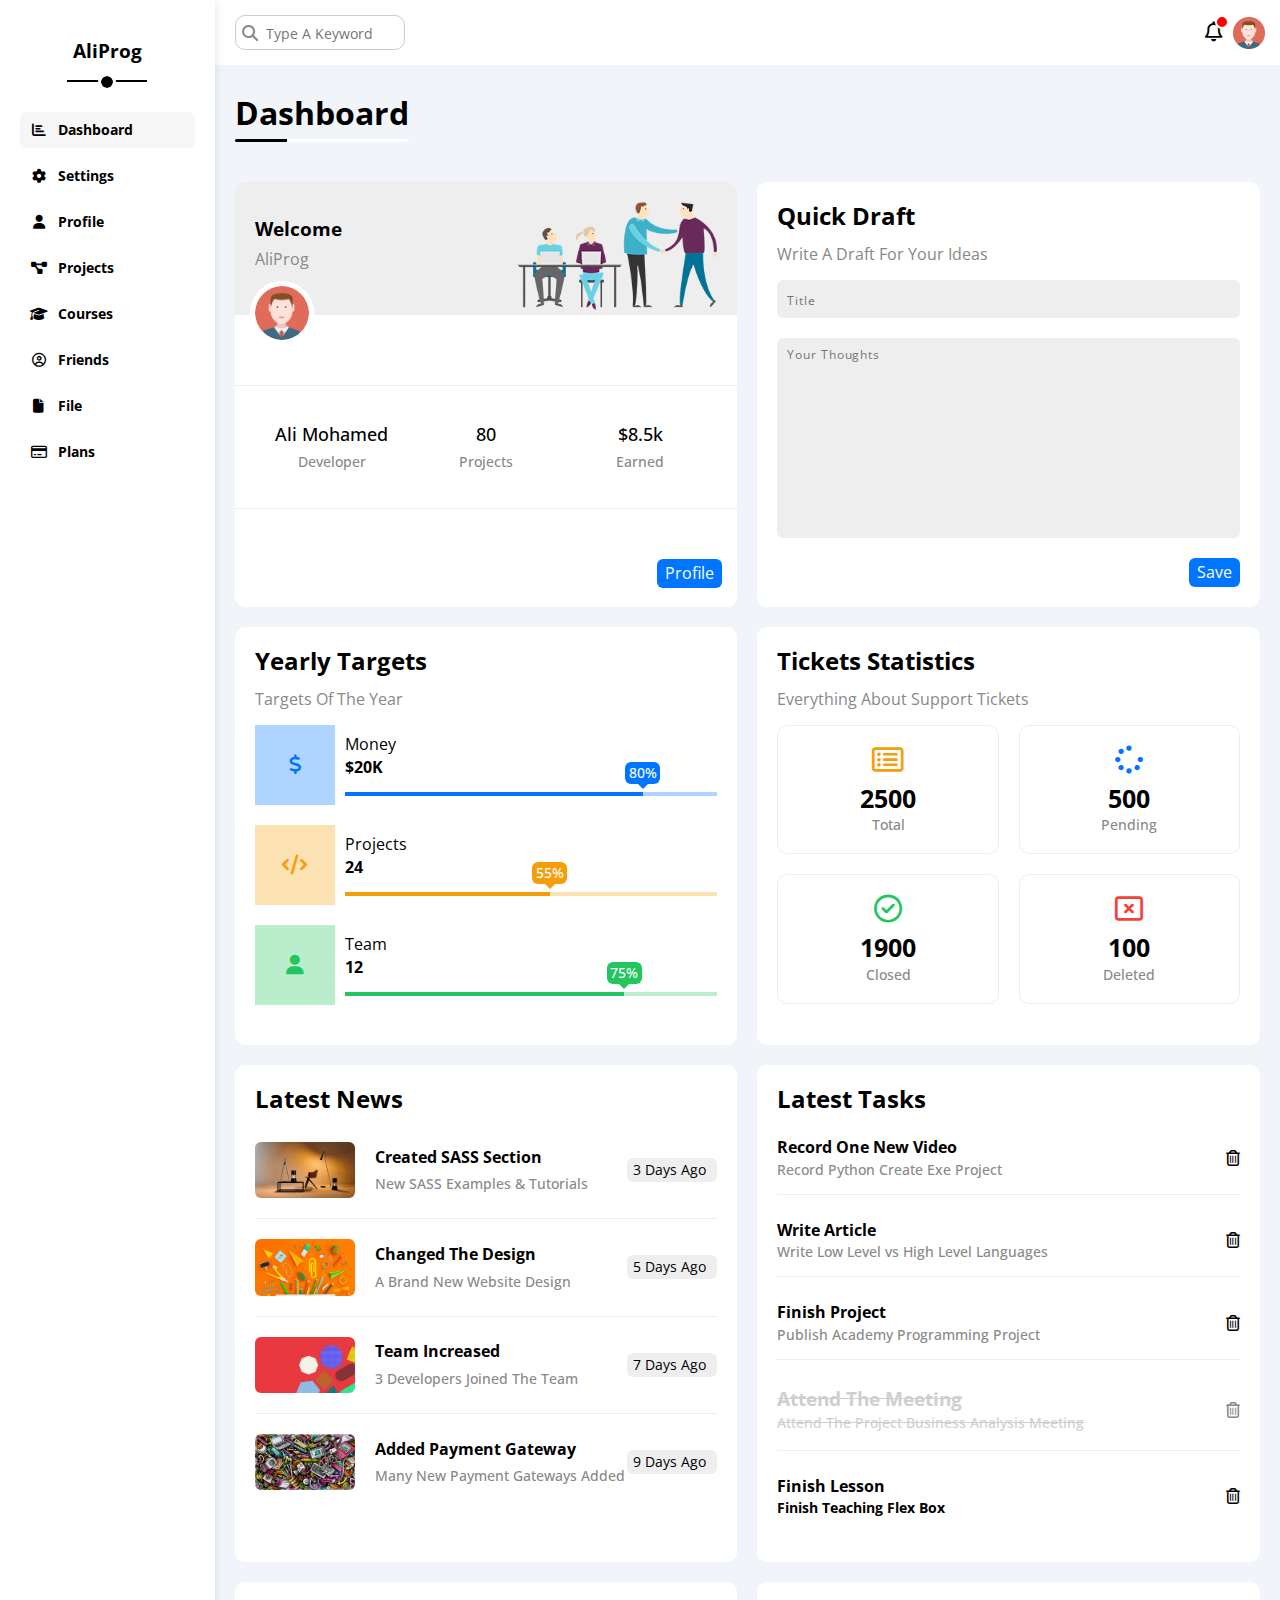
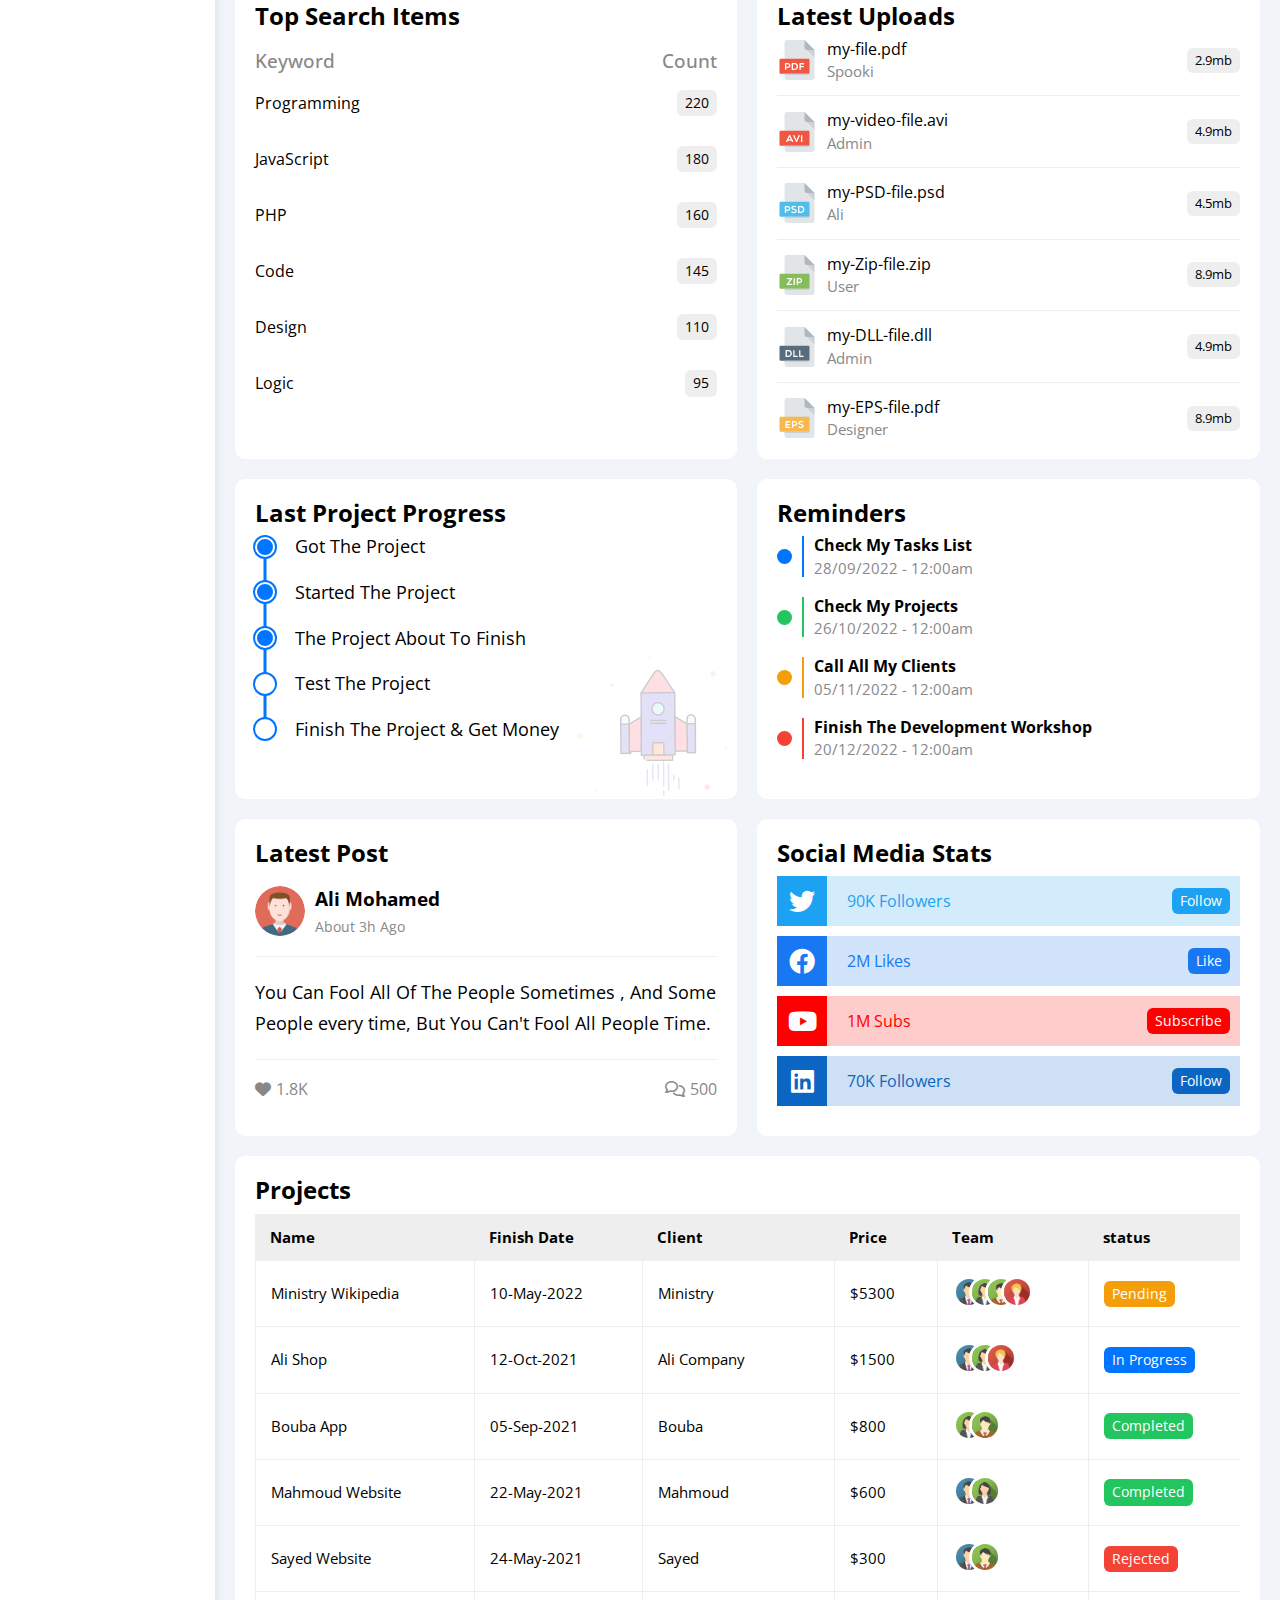
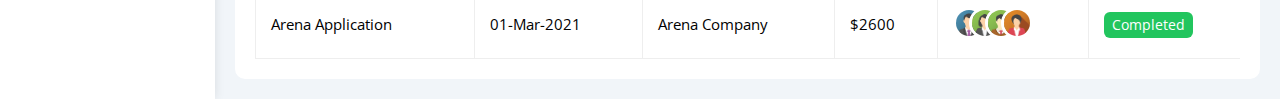
<file: index.html>
<!DOCTYPE html>
<html lang="en">
  <head>
    <meta charset="UTF-8" />
    <link rel="stylesheet" href="css/framework.css" />
    <link rel="stylesheet" href="css/Normalize.css" />
    <link rel="stylesheet" href="css/all.min.css" />
    <link rel="stylesheet" href="css/style.css" />
    <meta name="viewport" content="width=device-width, initial-scale=1.0" />
    <title>Dashboard Website | AliProg</title>
    <link rel="shortcut icon" href="images/icon.png" type="image/x-icon">
    <link rel="preconnect" href="https://fonts.googleapis.com" />
    <link rel="preconnect" href="https://fonts.gstatic.com" crossorigin />
    <link
      href="https://fonts.googleapis.com/css2?family=Barlow+Semi+Condensed:wght@500;600&family=Big+Shoulders+Display:wght@700&family=Cairo:wght@300;400;500;700&family=Inter:wght@400;700&family=Jomhuria&family=Kumbh+Sans:wght@400;700&family=Lexend+Deca&family=Montserrat:ital,wght@0,400;0,500;0,600;0,700;1,800&family=Open+Sans:ital,wght@0,300;0,400;0,500;0,600;0,700;0,800;1,300&family=Outfit:wght@300;400;600;700&family=Poppins:ital,wght@0,200;0,400;0,500;0,600;0,700;0,800;1,400;1,800&family=Raleway:wght@400;700&family=Red+Hat+Display:wght@500;700;900&family=STIX+Two+Text:wght@700&family=Shrikhand&family=Taviraj:wght@900&family=Work+Sans:ital,wght@0,300;0,400;0,500;0,600;0,700;0,800;1,200&display=swap"
      rel="stylesheet"
    />
  </head>
  <body>
    <div class="page d-flex">
      <aside class="bg-white p-20 p-relative transition box-shadow w-250">
        <h3 class="p-relative mt-20 txt-c">AliProg</h3>
        <ul>
          <li>
            <a
              href="index.html"
              class="active d-flex align-c fs-14 c-black rad-6 p-10 fw-bold mb-10"
            >
              <i class="fas fa-chart-bar fa-fw mr-10"></i>
              <span class="hidden-mobile">Dashboard</span>
            </a>
          </li>
          <li>
            <a href="settings.html" class="d-flex align-c fs-14 c-black rad-6 p-10 fw-bold mb-10 transition">
              <i class="fas fa-cog fa-fw mr-10"></i>
              <span class="hidden-mobile">Settings</span>
            </a>
          </li>
          <li>
            <a href="#" class="d-flex align-c fs-14 c-black rad-6 p-10 fw-bold mb-10 transition">
              <i class="fas fa-user fa-fw mr-10"></i>
              <span class="hidden-mobile">Profile</span>
            </a>
          </li>
          <li>
            <a href="#" class="d-flex align-c fs-14 c-black rad-6 p-10 fw-bold mb-10 transition">
              <i class="fas fa-project-diagram fa-fw mr-10"></i>
              <span class="hidden-mobile">Projects</span>
            </a>
          </li>
          <li>
            <a href="#" class="d-flex align-c fs-14 c-black rad-6 p-10 fw-bold mb-10 transition">
              <i class="fas fa-graduation-cap fa-fw mr-10"></i>
              <span class="hidden-mobile">Courses</span>
            </a>
          </li>
          <li>
            <a href="#" class="d-flex align-c fs-14 c-black rad-6 p-10 fw-bold mb-10 transition">
              <i class="far fa-user-circle fa-fw mr-10"></i>
              <span class="hidden-mobile">Friends</span>
            </a>
          </li>
          <li>
            <a href="#" class="d-flex align-c fs-14 c-black rad-6 p-10 fw-bold mb-10 transition">
              <i class="fas fa-file fa-fw mr-10"></i>
              <span class="hidden-mobile">File</span>
            </a>
          </li>
          <li>
            <a href="#" class="d-flex align-c fs-14 c-black rad-6 p-10 fw-bold mb-10 transition">
              <i class="far fa-credit-card fa-fw mr-10"></i>
              <span class="hidden-mobile">Plans</span>
            </a>
          </li>
        </ul>
      </aside>
      <main class="w-full hidden">
        <header class="between-flex p-15 bg-white hidden">
            <form action="#"">
                <div class="search-holder p-relative">
                    <i class="fas fa-search p-abs c-grey"></i>
                    <input type="email" placeholder="Type A Keyword" class="rad-10 pr-10 pl-30 border-ccc transition">
                </div>
            </form>
            <div class="right-side d-flex align-c ">
                <div class="bell-holder p-relative">
                    <i class="far fa-bell mr-10 pointer"></i>
                    <span class="rad-circle p-abs border-white pointer"></span>
                </div>
                <img src="images/avatar.png" class="max-w-full pointer w-32" alt="">
              </div>
        </header>
        <div class="special-header fw-bold p-relative pb-10">Dashboard</div>
        <div class="wrapper d-grid gap-20 m-20">
            <div class="welcome bg-white rad-10 txt-c-mobile block-mobile hidden">
              <div class="head between-flex p-20 p-relative bg-eee block-mobile">
                <div class="texts txt-c-mobile">
                  <h3 class="m-0">Welcome</h3>
                  <p class="mt-10 mb-10 c-grey">AliProg</p>
                </div>
                <img src="images/welcome.png" alt="Welcome Picture" class="welcome-pic hidden-mobile max-w-full w">
                <img src="images/avatar.png" alt="" class="Profile-pic p-abs rad-circle max-w-full w-64 h-64 border-white-5px">
              </div>
              <div class="body">
                <div class="center txt-c p-20 block-mobile d-flex border-top-eee border-btm-eee">
                    <h3 class="fw-normal flx-1 fs-18">Ali Mohamed <span class="d-block fs-14 mt-10 c-grey">Developer</span></h3>
                    <h3 class="fw-normal flx-1 fs-18">80 <span class="d-block fs-14 mt-10 c-grey">Projects</span></h3>
                    <h3 class="fw-normal flx-1 fs-18">$8.5k <span class="d-block fs-14 mt-10 c-grey">Earned</span></h3>
                </div>
                <a href="profile.html" class="btn">Profile</a>
              </div>
            </div>

            <div class="quick-draft bg-white rad-10 p-20">
              <h2 class="mt-0 mb-10">Quick Draft</h2>
              <p class="c-grey">Write A Draft For Your Ideas
              </p>
              <form action="#" class="d-flex gap-20 flx-col">
                <input type="text" placeholder="Title" class="rad-6 bg-eee p-10">
                <textarea placeholder="Your Thoughts" class="rad-6 bg-eee p-10 w-full resize-none"></textarea>
                <a href="#" type="submit" class="btn">Save</a>
              </form>
            </div>

            <div class="yearly-target bg-white p-20 rad-10">
              <h2 class="mt-0 mb-10">Yearly Targets</h2>
              <p class="c-grey">Targets Of The Year</p>
              <div class="box-holder d-flex flx-col">
                <div class="box d-flex">
                  <i class="fas fa-dollar-sign mr-10 mb-20 fs-20 c-blue"></i>
                  <div class="info flx-1">
                    <p class="mt-10">Money <span class="d-block mt-5 fw-bold c-black">$20K</span></p>
                    <div class="load mt-10 p-relative">
                      <div class="load-fill top-0 left-0 p-abs h-full bg-blue" style="width: 80%;">
                        <span class="p-abs center-flex fs-14 rad-6 c-white fw-normal bg-blue">80%</span></div>
                      </div>
                  </div>
                </div>
                <div class="box d-flex">
                  <i class="fas fa-code mr-10 mb-20 fs-20 c-orange"></i>
                  <div class="info flx-1">
                    <p class="mt-10">Projects <span class="d-block mt-5 fw-bold c-black">24</span></p>
                    <div class="load mt-10 p-relative">
                      <div class="load-fill top-0 left-0 p-abs h-full bg-orange" style="width: 55%;">
                        <span class="p-abs center-flex fs-14 rad-6 c-white fw-normal bg-orange">55%</span></div>
                      </div>
                  </div>
                </div>
                <div class="box d-flex">
                  <i class="fas fa-user mr-10 mb-20 fs-20 c-green"></i>
                  <div class="info flx-1">
                    <p class="mt-10">Team <span class="d-block mt-5 fw-bold c-black">12</span></p>
                    <div class="load mt-10 p-relative">
                      <div class="load-fill top-0 left-0 p-abs h-full bg-green" style="width: 75%;">
                        <span class="p-abs center-flex fs-14 rad-6 c-white fw-normal bg-green">75%</span></div>
                      </div>
                  </div>
                </div>
              </div>
            </div>

          <div class="tickets bg-white p-20 rad-10">
            <h2 class="mt-0 mb-10">Tickets Statistics</h2>
            <p class="c-grey">Everything About Support Tickets</p>
            <div class="box-holder d-flex gap-20 flx-1 flx-wrap">
              <div class="box txt-c center-flex rad-10 p-20 border-eee transition flx-col">
                <i class="fa-regular fa-rectangle-list fs-28 c-orange"></i>
                <p class="m-0 mt-10 fw-bold">2500 <span class="d-block mt-5 fs-14 fw-normal c-grey">Total</span></p>
              </div>
              <div class="box txt-c center-flex rad-10 p-20 border-eee transition flx-col">
                <i class="fa-solid fa-spinner fs-28 c-blue"></i>
                <p class="m-0 mt-10 fw-bold">500 <span class="d-block mt-5 fs-14 fw-normal c-grey">Pending</span></p>
              </div>
              <div class="box txt-c center-flex rad-10 p-20 border-eee transition flx-col">
                <i class="far fa-check-circle fs-28 c-green"></i>
                <p class="m-0 mt-10 fw-bold">1900 <span class="d-block mt-5 fs-14 fw-normal c-grey">Closed</span></p>
              </div>
              <div class="box txt-c center-flex rad-10 p-20 border-eee transition flx-col">
                <i class="far fa-window-close fs-28 c-red"></i>
                <p class="m-0 mt-10 fw-bold">100 <span class="d-block mt-5 fs-14 fw-normal c-grey">Deleted</span></p>
              </div>
            </div>
          </div>

          <div class="news bg-white p-20 rad-10 txt-c-mobile">
            <h2 class="mt-0 mb-10">Latest News</h2>
            <div class="box-holder d-flex flx-col">
              <div class="box d-flex align-c border-btm-eee">
                <img src="images/news-01.png" alt="" class="rad-6 max-w-full w-100">
                <p class="fw-bold m-0">Created SASS Section <span class="d-block fs-14 mt-10 fw-normal c-grey">New SASS Examples & Tutorials</span></p>
                <p class="rad-6 fs-14 bg-eee">3 Days Ago</p>
              </div>
              <div class="box d-flex align-c border-btm-eee">
                <img src="images/news-02.png" alt="" class="rad-6 max-w-full w-100">
                <p class="fw-bold m-0">Changed The Design <span class="d-block fs-14 mt-10 fw-normal c-grey">A Brand New Website Design</span></p>
                <p class="rad-6 fs-14 bg-eee">5 Days Ago</p>
              </div>
              <div class="box d-flex align-c border-btm-eee">
                <img src="images/news-03.png" alt="" class="rad-6 max-w-full w-100">
                <p class="fw-bold m-0">Team Increased <span class="d-block fs-14 mt-10 fw-normal c-grey">3 Developers Joined The Team</span></p>
                <p class="rad-6 fs-14 bg-eee">7 Days Ago</p>
              </div>
              <div class="box d-flex align-c">
                <img src="images/news-04.png" alt="" class="rad-6 max-w-full w-100">
                <p class="fw-bold m-0">Added Payment Gateway <span class="d-block fs-14 mt-10 fw-normal c-grey">Many New Payment Gateways Added</span></p>
                <p class="rad-6 fs-14 bg-eee">9 Days Ago</p>
              </div>
            </div>
          </div>

          <div class="tasks bg-white p-20 rad-10">
            <h2 class="mt-0 mb-10">Latest Tasks</h2>
            <div class="box-holder">
              <div class="box between-flex mt-10 mb-10 border-btm-eee">
                <h3 class="fs-16">Record One New Video <span class="d-block fs-14 mt-5 fw-normal c-grey">Record Python Create Exe Project</span></h3>
                <i class="far fa-trash-alt transition pointer"></i>
              </div>
              <div class="box between-flex mt-10 mb-10 border-btm-eee">
                <h3 class="fs-16">Write Article <span class="d-block fs-14 mt-5 fw-normal c-grey">Write Low Level vs High Level Languages</span></h3>
                <i class="far fa-trash-alt transition pointer"></i>
              </div>
              <div class="box between-flex mt-10 mb-10 border-btm-eee">
                <h3 class="fs-16">Finish Project <span class="d-block fs-14 mt-5 fw-normal c-grey">Publish Academy Programming Project</span></h3>
                <i class="far fa-trash-alt transition pointer"></i>
              </div>
              <div class="box between-flex mt-10 mb-10 border-btm-eee">
                <h3 class="c-grey">Attend The Meeting <span class="d-block fs-14 mt-5 fw-normal c-grey">Attend The Project Business Analysis Meeting
                </span></h3>
                <i class="far fa-trash-alt transition pointer c-grey"></i>
              </div>
              <div class="box between-flex mt-10 mb-10">
                <h3 class="fs-16">Finish Lesson <span class="d-block fs-14 mt-5">Finish Teaching Flex Box
                </span></h3>
                <i class="far fa-trash-alt transition pointer"></i>
              </div>
            </div>
          </div>

          <div class="top-search bg-white p-20 rad-10">
            <h2 class="mt-0 mb-20">Top Search Items</h2>
                <div class="items-header between-flex">
                  <h3 class="mt-0 c-grey fw-normal">Keyword</h3>
                  <h3 class="mt-0 c-grey fw-normal">Count</h3>
                </div>
                <div class="items mb-30 between-flex">
                  <span>Programming</span>
                  <span class="bg-eee rad-6 fs-14">220</span>
                </div>
                <div class="items mb-30 between-flex">
                  <span>JavaScript</span>
                  <span class="bg-eee rad-6 fs-14">180</span>
                </div>
                <div class="items mb-30 between-flex">
                  <span>PHP</span>
                  <span class="bg-eee rad-6 fs-14">160</span>
                </div>
                <div class="items mb-30 between-flex">
                  <span>Code</span>
                  <span class="bg-eee rad-6 fs-14">145</span>
                </div>
                <div class="items mb-30 between-flex">
                  <span>Design</span>
                  <span class="bg-eee rad-6 fs-14">110</span>
                </div>
                <div class="items mb-30 between-flex">
                  <span>Logic</span>
                  <span class="bg-eee rad-6 fs-14">95</span>
                </div>
          </div>

          <div class="latest-upload bg-white p-20 rad-10">
            <h2 class="mt-0 mb-10">Latest Uploads</h2>
            <div class="info between-flex border-btm-eee pb-15 mb-15">
              <div class="icon d-flex align-c">
                <img src="images/pdf.svg" alt="file-icon-img" class="mr-10 max-w-full w-40 h-40">
                <p class="m-0">my-file.pdf <span class="d-block mt-5 c-grey fs-15">Spooki</span></p>
              </div>
              <p class="bg-eee m-0 rad-6 fs-13">2.9mb</p>
            </div>
            <div class="info between-flex border-btm-eee pb-15 mb-15">
              <div class="icon d-flex align-c">
                <img src="images/avi.svg" alt="file-icon-img" class="mr-10 max-w-full w-40 h-40">
                <p class="m-0">my-video-file.avi <span class="d-block mt-5 c-grey fs-15">Admin</span></p>
              </div>
              <p class="bg-eee m-0 rad-6 fs-13">4.9mb</p>
            </div>
            <div class="info between-flex border-btm-eee pb-15 mb-15">
              <div class="icon d-flex align-c">
                <img src="images/psd.svg" alt="file-icon-img" class="mr-10 max-w-full w-40 h-40">
                <p class="m-0">my-PSD-file.psd <span class="d-block mt-5 c-grey fs-15">Ali</span></p>
              </div>
              <p class="bg-eee m-0 rad-6 fs-13">4.5mb</p>
            </div>
            <div class="info between-flex border-btm-eee pb-15 mb-15">
              <div class="icon d-flex align-c">
                <img src="images/zip.svg" alt="file-icon-img" class="mr-10 max-w-full w-40 h-40">
                <p class="m-0">my-Zip-file.zip <span class="d-block mt-5 c-grey fs-15">User</span></p>
              </div>
              <p class="bg-eee m-0 rad-6 fs-13">8.9mb</p>
            </div>
            <div class="info between-flex border-btm-eee pb-15 mb-15">
              <div class="icon d-flex align-c">
                <img src="images/dll.svg" alt="file-icon-img" class="mr-10 max-w-full w-40 h-40">
                <p class="m-0">my-DLL-file.dll <span class="d-block mt-5 c-grey fs-15">Admin</span></p>
              </div>
              <p class="bg-eee m-0 rad-6 fs-13">4.9mb</p>
            </div>
            <div class="info between-flex">
              <div class="icon d-flex align-c">
                <img src="images/eps.svg" alt="file-icon-img" class="mr-10 max-w-full w-40 h-40">
                <p class="m-0">my-EPS-file.pdf <span class="d-block mt-5 c-grey fs-15">Designer</span></p>
              </div>
              <p class="bg-eee m-0 rad-6 fs-13">8.9mb</p>
            </div>
          </div>

          <div class="project-progress bg-white p-20 rad-10 p-relative">
            <h2 class="mt-0 mb-10">Last Project Progress</h2>
            <div class="row d-flex align-c mb-25">
              <span class="done mr-20 border-white p-relative rad-circle bg-white">
              </span>
              <p class="m-0 fs-18">Got The Project
              </p>
            </div>
            <div class="row d-flex align-c mb-25">
              <span class="done mr-20 border-white p-relative rad-circle bg-white">
              </span>
              <p class="m-0 fs-18">Started The Project
              </p>
            </div>
            <div class="row d-flex align-c mb-25">
              <span class="done mr-20 border-white p-relative rad-circle bg-white">
              </span>
              <p class="m-0 fs-18">The Project About To Finish
              </p>
            </div>
            <div class="row d-flex align-c mb-25">
              <span class="current mr-20 border-white p-relative rad-circle bg-white">
              </span>
              <p class="m-0 fs-18">Test The Project
              </p>
            </div>
            <div class="row d-flex align-c mb-25">
              <span class="mr-20 border-white p-relative rad-circle bg-white">
              </span>
              <p class="m-0 fs-18">Finish The Project & Get Money
              </p>
            </div>
            <img src="images/project.png" alt="" class="hidden-mobile p-abs">
          </div>

          <div class="reminder bg-white p-20 rad-10">
            <h2 class="mt-0 mb-10">Reminders</h2>
            <div class="row d-flex align-c mb-20 blue">
                <span class="d-block rad-circle mr-10 bg-blue"></span>
              <div class="text pl-10">
                <p class="m-0 fw-bold">Check My Tasks List</p>
                <span class="mt-5 fs-15 c-grey d-block">28/09/2022 - 12:00am</span>
              </div>
            </div>
            <div class="row d-flex align-c mb-20 green">
              <span class="d-block rad-circle mr-10 bg-green"></span>
              <div class="text pl-10">
                <p class="m-0 fw-bold">
                  Check My Projects
                  </p>
                <span class="mt-5 fs-15 c-grey d-block">26/10/2022 - 12:00am</span>
              </div>
            </div>
            <div class="row d-flex align-c mb-20 orange">
              <span class="d-block rad-circle mr-10 bg-orange"></span>
              <div class="text pl-10">
                <p class="m-0 fw-bold">
                  Call All My Clients</p>
                <span class="mt-5 fs-15 c-grey d-block">05/11/2022 - 12:00am</span>
              </div>
            </div>
            <div class="row d-flex align-c mb-20 red">
              <span class="d-block rad-circle mr-10 bg-red"></span>
              <div class="text pl-10">
                <p class="m-0 fw-bold">
                  Finish The Development Workshop</p>
                <span class="mt-5 fs-15 c-grey d-block">20/12/2022 - 12:00am</span>
              </div>
            </div>
          </div>

          <div class="latest-post bg-white p-20 rad-10">
            <h2 class="mt-0 mb-20">Latest Post</h2>
            <div class="head d-flex align-c mb-20">
              <img src="images/avatar.png" alt="profile-pic" class="mr-10 rad-circle max-w-full">
              <div class="post-info">
                <h3 class="m-0">Ali Mohamed</h3>
                <span class="fs-14 c-grey mt-10 d-block">About 3h Ago</span>
              </div>
            </div>
            <div class="post txt-c-mobile border-btm-eee border-top-eee">
              <article class="pt-10 pb-10 mt-10 mb-10 fs-18">
                You Can Fool All Of The People Sometimes , And Some People every time, But You Can't Fool All People Time.
              </article>
            </div>
            <div class="footer between-flex mt-20 c-grey">
              <div class="love-count d-flex align-c">
                <i class="fa-solid fa-heart mr-5 pointer transition"></i>
                <p class="m-0">1.8K</p>
              </div>
              <div class="cmnt-count d-flex align-c">
                <i class="fa-regular fa-comments pointer mr-5"></i>
                <p class="m-0">500</p>
              </div>
            </div>
          </div>
          
          <div class="social-media bg-white p-20 rad-10">
            <h2 class="mt-0 mb-10">Social Media Stats</h2>
            <div class="row between-flex twitter mb-10 pr-10">
              <div class="icon d-flex align-c">
                <i class="fa-brands fa-twitter mr-20 c-white transition"></i>
                <p class="m-0">90K Followers</p>
              </div>
              <a href="#" class="btn center-flex fs-14">Follow</a>
            </div>
            <div class="row between-flex facebook mb-10 pr-10">
              <div class="icon d-flex align-c">
                <i class="fa-brands fa-facebook mr-20 c-white transition"></i>
                <p class="m-0">2M Likes</p>
              </div>
              <a href="#" class="btn center-flex fs-14">Like</a>
            </div>
            <div class="row between-flex youtube mb-10 pr-10">
              <div class="icon d-flex align-c">
                <i class="fa-brands fa-youtube mr-20 c-white transition"></i>
                <p class="m-0">1M Subs</p>
              </div>
              <a href="#" class="btn center-flex fs-14">Subscribe</a>
            </div>
            <div class="row between-flex linkedin mb-10 pr-10">
              <div class="icon d-flex align-c">
                <i class="fa-brands fa-linkedin mr-20 c-white transition"></i>
                <p class="m-0">70K Followers</p>
              </div>
              <a href="#" class="btn center-flex fs-14">Follow</a>
            </div>
          </div>
        </div>
        <div class="table bg-white p-20 rad-10 m-20 m-10-mobile">
          <h2 class="mt-0 mb-10">Projects</h2>
          <div class="responsive-table">
            <table class="fs-15 w-full">
              <thead>
                <tr>
                  <td class="bg-eee fw-bold">Name</td>
                  <td class="bg-eee fw-bold">Finish Date</td>
                  <td class="bg-eee fw-bold">Client</td>
                  <td class="bg-eee fw-bold">Price</td>
                  <td class="bg-eee fw-bold">Team</td>
                  <td class="bg-eee fw-bold">status</td>
                </tr>
              </thead>
              <tbody>
                <tr>
                  <td class="border-btm-eee transition">Ministry Wikipedia</td>
                  <td class="border-btm-eee transition">10-May-2022</td>
                  <td class="border-btm-eee transition">Ministry</td>
                  <td class="border-btm-eee transition">$5300</td>
                  <td class="border-btm-eee transition">
                    <img src="images/team-01.png" alt="" class="rad-circle">
                    <img src="images/team-02.png" alt="" class="rad-circle">
                    <img src="images/team-03.png" alt="" class="rad-circle">
                    <img src="images/team-05.png" alt="" class="rad-circle">
                  </td>
                  <td class="border-btm-eee transition"><span class="btn fs-14 pending">Pending</span></td>
                </tr>
                <tr>
                  <td class="border-btm-eee transition">Ali Shop</td>
                  <td class="border-btm-eee transition">12-Oct-2021</td>
                  <td class="border-btm-eee transition">Ali Company</td>
                  <td class="border-btm-eee transition">$1500</td>
                  <td class="border-btm-eee transition">
                    <img decoding="async" src="images/team-01.png" alt="" class="rad-circle" />
                    <img decoding="async" src="images/team-02.png" alt="" class="rad-circle" />
                    <img decoding="async" src="images/team-05.png" alt="" class="rad-circle" />
                  </td>
                  <td class="border-btm-eee transition"><span class="btn fs-14 progress">In Progress</span></td>
                </tr>
                <tr>
                  <td class="border-btm-eee transition">Bouba App</td>
                  <td class="border-btm-eee transition">05-Sep-2021</td>
                  <td class="border-btm-eee transition">Bouba</td>
                  <td class="border-btm-eee transition">$800</td>
                  <td class="border-btm-eee transition">
                    <img decoding="async" src="images/team-02.png" alt="" class="rad-circle" />
                    <img decoding="async" src="images/team-03.png" alt="" class="rad-circle" />
                  </td>
                  <td class="border-btm-eee transition"><span class="btn fs-14 done">Completed</span></td>
                </tr>
                <tr>
                  <td class="border-btm-eee transition">Mahmoud Website</td>
                  <td class="border-btm-eee transition">22-May-2021</td>
                  <td class="border-btm-eee transition">Mahmoud</td>
                  <td class="border-btm-eee transition">$600</td>
                  <td class="border-btm-eee transition">
                    <img decoding="async" src="images/team-01.png" alt="" class="rad-circle" />
                    <img decoding="async" src="images/team-02.png" alt="" class="rad-circle" />
                  </td>
                  <td class="border-btm-eee transition"><span class="fs-14 btn done">Completed</span></td>
                </tr>
                <tr>
                  <td class="border-btm-eee transition">Sayed Website</td>
                  <td class="border-btm-eee transition">24-May-2021</td>
                  <td class="border-btm-eee transition">Sayed</td>
                  <td class="border-btm-eee transition">$300</td>
                  <td class="border-btm-eee transition">
                    <img decoding="async" src="images/team-01.png" alt="" class="rad-circle" />
                    <img decoding="async" src="images/team-03.png" alt="" class="rad-circle" />
                  </td>
                  <td class="border-btm-eee transition"><span class="btn fs-14 reject">Rejected</span></td>
                </tr>
                <tr>
                  <td class="border-btm-eee transition">Arena Application</td>
                  <td class="border-btm-eee transition">01-Mar-2021</td>
                  <td class="border-btm-eee transition">Arena Company</td>
                  <td class="border-btm-eee transition">$2600</td>
                  <td class="border-btm-eee transition">
                    <img decoding="async" src="images/team-01.png" alt="" class="rad-circle" />
                    <img decoding="async" src="images/team-02.png" alt="" class="rad-circle" />
                    <img decoding="async" src="images/team-03.png" alt="" class="rad-circle" />
                    <img decoding="async" src="images/team-04.png" alt="" class="rad-circle" />
                  </td>
                  <td class="border-btm-eee transition"><span class="btn fs-14 done">Completed</span></td>
                </tr>
              </tbody>
            </table>
          </div>
        </div>
      </main>
    </div>
  </body>
</html>
</file>
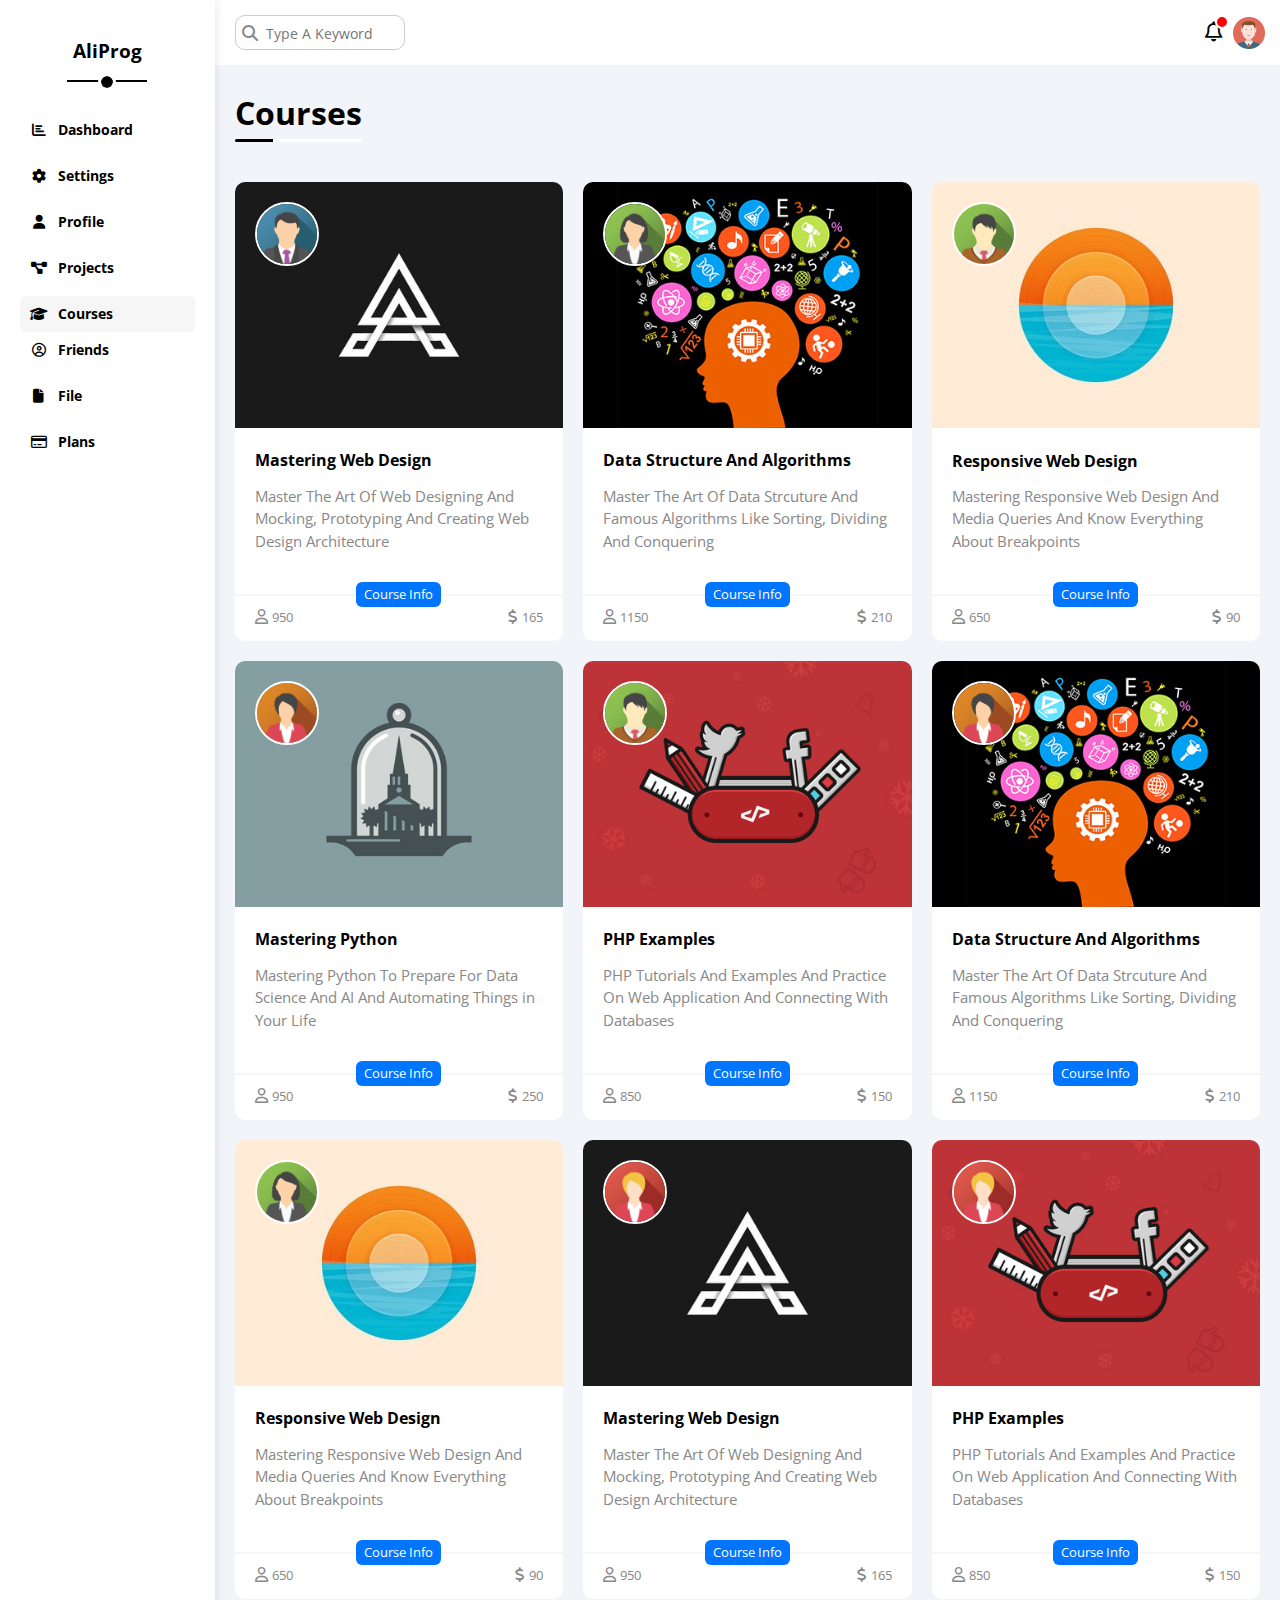
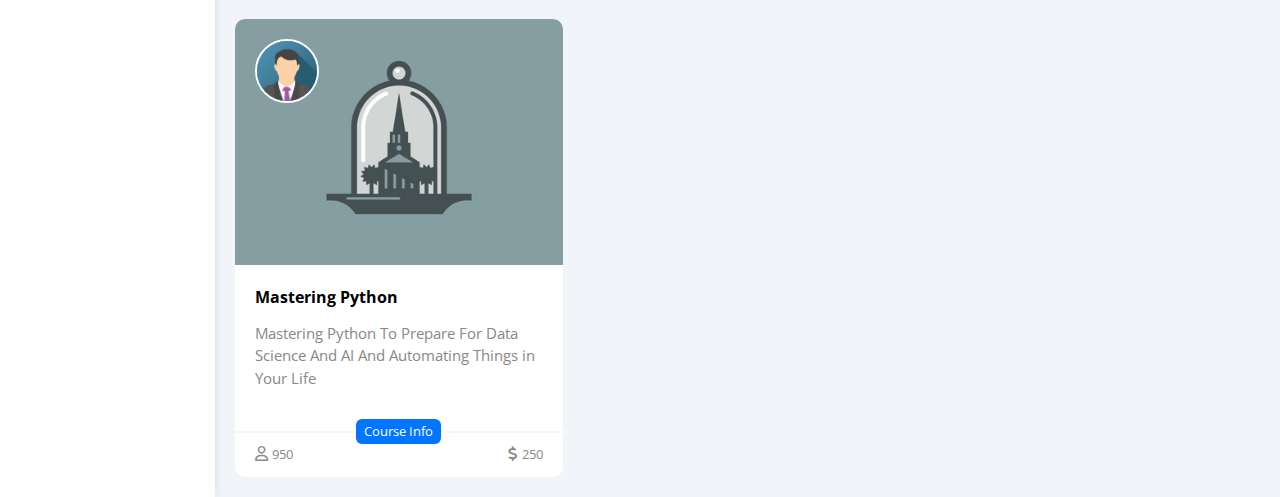
<file: courses.html>
<!DOCTYPE html>
<html lang="en">
<head>
    <meta charset="UTF-8" />
    <link rel="stylesheet" href="css/framework.css" />
    <link rel="stylesheet" href="css/Normalize.css" />
    <link rel="stylesheet" href="css/all.min.css" />
    <link rel="stylesheet" href="css/style.css" />
    <meta name="viewport" content="width=device-width, initial-scale=1.0" />
    <title>Dashboard Website | AliProg (Courses)</title>
    <link rel="preconnect" href="https://fonts.googleapis.com" />
    <link rel="preconnect" href="https://fonts.gstatic.com" crossorigin />
    <link
    href="https://fonts.googleapis.com/css2?family=Barlow+Semi+Condensed:wght@500;600&family=Big+Shoulders+Display:wght@700&family=Cairo:wght@300;400;500;700&family=Inter:wght@400;700&family=Jomhuria&family=Kumbh+Sans:wght@400;700&family=Lexend+Deca&family=Montserrat:ital,wght@0,400;0,500;0,600;0,700;1,800&family=Open+Sans:ital,wght@0,300;0,400;0,500;0,600;0,700;0,800;1,300&family=Outfit:wght@300;400;600;700&family=Poppins:ital,wght@0,200;0,400;0,500;0,600;0,700;0,800;1,400;1,800&family=Raleway:wght@400;700&family=Red+Hat+Display:wght@500;700;900&family=STIX+Two+Text:wght@700&family=Shrikhand&family=Taviraj:wght@900&family=Work+Sans:ital,wght@0,300;0,400;0,500;0,600;0,700;0,800;1,200&display=swap"
    rel="stylesheet"
    />
    <link rel="shortcut icon" href="images/icon.png" type="image/x-icon">
</head>
<body>
    <div class="page d-flex">
        <aside class="bg-white p-20 p-relative transition box-shadow w-250">
            <h3 class="p-relative mt-20 txt-c">AliProg</h3>
            <ul>
            <li>
                <a href="index.html" class="d-flex align-c fs-14 c-black rad-6 p-10 fw-bold mb-10 transition">
                <i class="fas fa-chart-bar fa-fw mr-10"></i>
                <span class="hidden-mobile">Dashboard</span>
                </a>
            </li>
            <li>
                <a href="settings.html" class="d-flex align-c fs-14 c-black rad-6 p-10 fw-bold mb-10 transition">
                <i class="fas fa-cog fa-fw mr-10"></i>
                <span class="hidden-mobile">Settings</span>
                </a>
            </li>
            <li>
                <a href="profile.html" class="d-flex align-c fs-14 c-black rad-6 p-10 fw-bold mb-10 transition">
                <i class="fas fa-user fa-fw mr-10"></i>
                <span class="hidden-mobile">Profile</span>
                </a>
            </li>
            <li>
                <a href="projects.html" class="d-flex align-c fs-14 c-black rad-6 p-10 fw-bold mb-10 transition">
                <i class="fas fa-project-diagram fa-fw mr-10"></i>
                <span class="hidden-mobile">Projects</span>
                </a>
            </li>
            <li>
                <a href="courses.html" class="active d-flex align-c fs-14 c-black rad-6 p-10 fw-bold">
                <i class="fas fa-graduation-cap fa-fw mr-10"></i>
                <span class="hidden-mobile">Courses</span>
                </a>
            </li>
            <li>
                <a href="friends.html" class="d-flex align-c fs-14 c-black rad-6 p-10 fw-bold mb-10 transition">
                <i class="far fa-user-circle fa-fw mr-10"></i>
                <span class="hidden-mobile">Friends</span>
                </a>
            </li>
            <li>
                <a href="files.html" class="d-flex align-c fs-14 c-black rad-6 p-10 fw-bold mb-10 transition">
                <i class="fas fa-file fa-fw mr-10"></i>
                <span class="hidden-mobile">File</span>
                </a>
            </li>
            <li>
                <a href="plans.html" class="d-flex align-c fs-14 c-black rad-6 p-10 fw-bold mb-10 transition">
                <i class="far fa-credit-card fa-fw mr-10"></i>
                <span class="hidden-mobile">Plans</span>
                </a>
            </li>
            </ul>
        </aside>
        <main class="w-full hidden">
        <header class="between-flex p-15 bg-white hidden">
            <form action="#"">
                <div class="search-holder p-relative">
                    <i class="fas fa-search p-abs c-grey"></i>
                    <input type="email" placeholder="Type A Keyword" class="rad-10 pr-10 pl-30 border-ccc transition">
                </div>
            </form>
            <div class="right-side d-flex align-c ">
                <div class="bell-holder p-relative">
                    <i class="far fa-bell mr-10 pointer"></i>
                    <span class="rad-circle p-abs border-white pointer"></span>
                </div>
                <img src="images/avatar.png" class="max-w-full pointer w-32" alt="">
            </div>
        </header>
        <div class="special-header fw-bold p-relative pb-10">Courses</div>
        <div class="courses-page m-20 d-grid">
            <div class="card rad-10 p-relative">
                <img src="images/course-01.jpg" alt="" class="cover">
                <img src="images/team-01.png" alt="" class="tutor">
                <div class="body txt-c-mobile">
                    <h3 class="mt-0 mb-15">Mastering Web Design</h3>
                    <p class="mt-0 mb-20 fs-15">Master The Art Of Web Designing And Mocking, Prototyping And Creating Web Design Architecture</p>
                </div>
                <div class="footer">
                    <div class="btn-holder p-relative">
                        <a href="#" class="btn fs-13 d-block">Course Info</a>
                    </div>
                    <div class="icons between-flex">
                        <div class="user">
                            <i class="fa-regular fa-user fs-15"></i>
                            <span class="fs-13">950</span>
                        </div>
                        <div class="price">
                            <i class="fa-solid fa-dollar-sign fs-15"></i>
                            <span class="fs-13">165</span>
                        </div>
                    </div>
                </div>
            </div>
            <div class="card rad-10 p-relative">
                <img src="images/course-02.jpg" alt="" class="cover">
                <img src="images/team-02.png" alt="" class="tutor">
                <div class="body txt-c-mobile">
                    <h3 class="mt-0 mb-15">Data Structure And Algorithms</h3>
                    <p class="mt-0 mb-20 fs-15">Master The Art Of Data Strcuture And Famous Algorithms Like Sorting, Dividing And Conquering</p>
                </div>
                <div class="footer">
                    <div class="btn-holder p-relative">
                        <a href="#" class="btn fs-13 d-block">Course Info</a>
                    </div>
                    <div class="icons between-flex">
                        <div class="user">
                            <i class="fa-regular fa-user fs-15"></i>
                            <span class="fs-13">1150</span>
                        </div>
                        <div class="price">
                            <i class="fa-solid fa-dollar-sign fs-15"></i>
                            <span class="fs-13">210</span>
                        </div>
                    </div>
                </div>
            </div>
            <div class="card rad-10 p-relative">
                <img src="images/course-03.jpg" alt="" class="cover">
                <img src="images/team-03.png" alt="" class="tutor">
                <div class="body txt-c-mobile">
                    <h3 class="mt-0 mb-15">Responsive Web Design</h3>
                    <p class="mt-0 mb-20 fs-15">Mastering Responsive Web Design And Media Queries And Know Everything About Breakpoints</p>
                </div>
                <div class="footer">
                    <div class="btn-holder p-relative">
                        <a href="#" class="btn fs-13 d-block">Course Info</a>
                    </div>
                    <div class="icons between-flex">
                        <div class="user">
                            <i class="fa-regular fa-user fs-15"></i>
                            <span class="fs-13">650</span>
                        </div>
                        <div class="price">
                            <i class="fa-solid fa-dollar-sign fs-15"></i>
                            <span class="fs-13">90</span>
                        </div>
                    </div>
                </div>
            </div>
            <div class="card rad-10 p-relative">
                <img src="images/course-04.jpg" alt="" class="cover">
                <img src="images/team-04.png" alt="" class="tutor">
                <div class="body txt-c-mobile">
                    <h3 class="mt-0 mb-15">Mastering Python</h3>
                    <p class="mt-0 mb-20 fs-15">Mastering Python To Prepare For Data Science And AI And Automating Things in Your Life</p>
                </div>
                <div class="footer">
                    <div class="btn-holder p-relative">
                        <a href="#" class="btn fs-13 d-block">Course Info</a>
                    </div>
                    <div class="icons between-flex">
                        <div class="user">
                            <i class="fa-regular fa-user fs-15"></i>
                            <span class="fs-13">950</span>
                        </div>
                        <div class="price">
                            <i class="fa-solid fa-dollar-sign fs-15"></i>
                            <span class="fs-13">250</span>
                        </div>
                    </div>
                </div>
            </div>
            <div class="card rad-10 p-relative">
                <img src="images/course-05.jpg" alt="" class="cover">
                <img src="images/team-03.png" alt="" class="tutor">
                <div class="body txt-c-mobile">
                    <h3 class="mt-0 mb-15">PHP Examples</h3>
                    <p class="mt-0 mb-20 fs-15">PHP Tutorials And Examples And Practice On Web Application And Connecting With Databases</p>
                </div>
                <div class="footer">
                    <div class="btn-holder p-relative">
                        <a href="#" class="btn fs-13 d-block">Course Info</a>
                    </div>
                    <div class="icons between-flex">
                        <div class="user">
                            <i class="fa-regular fa-user fs-15"></i>
                            <span class="fs-13">850</span>
                        </div>
                        <div class="price">
                            <i class="fa-solid fa-dollar-sign fs-15"></i>
                            <span class="fs-13">150</span>
                        </div>
                    </div>
                </div>
            </div>
            <div class="card rad-10 p-relative">
                <img src="images/course-02.jpg" alt="" class="cover">
                <img src="images/team-04.png" alt="" class="tutor">
                <div class="body txt-c-mobile">
                    <h3 class="mt-0 mb-15">Data Structure And Algorithms</h3>
                    <p class="mt-0 mb-20 fs-15">Master The Art Of Data Strcuture And Famous Algorithms Like Sorting, Dividing And Conquering</p>
                </div>
                <div class="footer">
                    <div class="btn-holder p-relative">
                        <a href="#" class="btn fs-13 d-block">Course Info</a>
                    </div>
                    <div class="icons between-flex">
                        <div class="user">
                            <i class="fa-regular fa-user fs-15"></i>
                            <span class="fs-13">1150</span>
                        </div>
                        <div class="price">
                            <i class="fa-solid fa-dollar-sign fs-15"></i>
                            <span class="fs-13">210</span>
                        </div>
                    </div>
                </div>
            </div>
            <div class="card rad-10 p-relative">
                <img src="images/course-03.jpg" alt="" class="cover">
                <img src="images/team-02.png" alt="" class="tutor">
                <div class="body txt-c-mobile">
                    <h3 class="mt-0 mb-15">Responsive Web Design</h3>
                    <p class="mt-0 mb-20 fs-15">Mastering Responsive Web Design And Media Queries And Know Everything About Breakpoints</p>
                </div>
                <div class="footer">
                    <div class="btn-holder p-relative">
                        <a href="#" class="btn fs-13 d-block">Course Info</a>
                    </div>
                    <div class="icons between-flex">
                        <div class="user">
                            <i class="fa-regular fa-user fs-15"></i>
                            <span class="fs-13">650</span>
                        </div>
                        <div class="price">
                            <i class="fa-solid fa-dollar-sign fs-15"></i>
                            <span class="fs-13">90</span>
                        </div>
                    </div>
                </div>
            </div>
            <div class="card rad-10 p-relative">
                <img src="images/course-01.jpg" alt="" class="cover">
                <img src="images/team-05.png" alt="" class="tutor">
                <div class="body txt-c-mobile">
                    <h3 class="mt-0 mb-15">Mastering Web Design</h3>
                    <p class="mt-0 mb-20 fs-15">Master The Art Of Web Designing And Mocking, Prototyping And Creating Web Design Architecture</p>
                </div>
                <div class="footer">
                    <div class="btn-holder p-relative">
                        <a href="#" class="btn fs-13 d-block">Course Info</a>
                    </div>
                    <div class="icons between-flex">
                        <div class="user">
                            <i class="fa-regular fa-user fs-15"></i>
                            <span class="fs-13">950</span>
                        </div>
                        <div class="price">
                            <i class="fa-solid fa-dollar-sign fs-15"></i>
                            <span class="fs-13">165</span>
                        </div>
                    </div>
                </div>
            </div>
            <div class="card rad-10 p-relative">
                <img src="images/course-05.jpg" alt="" class="cover">
                <img src="images/team-05.png" alt="" class="tutor">
                <div class="body txt-c-mobile">
                    <h3 class="mt-0 mb-15">PHP Examples</h3>
                    <p class="mt-0 mb-20 fs-15">PHP Tutorials And Examples And Practice On Web Application And Connecting With Databases</p>
                </div>
                <div class="footer">
                    <div class="btn-holder p-relative">
                        <a href="#" class="btn fs-13 d-block">Course Info</a>
                    </div>
                    <div class="icons between-flex">
                        <div class="user">
                            <i class="fa-regular fa-user fs-15"></i>
                            <span class="fs-13">850</span>
                        </div>
                        <div class="price">
                            <i class="fa-solid fa-dollar-sign fs-15"></i>
                            <span class="fs-13">150</span>
                        </div>
                    </div>
                </div>
            </div>
            <div class="card rad-10 p-relative">
                <img src="images/course-04.jpg" alt="" class="cover">
                <img src="images/team-01.png" alt="" class="tutor">
                <div class="body txt-c-mobile">
                    <h3 class="mt-0 mb-15">Mastering Python</h3>
                    <p class="mt-0 mb-20 fs-15">Mastering Python To Prepare For Data Science And AI And Automating Things in Your Life</p>
                </div>
                <div class="footer">
                    <div class="btn-holder p-relative">
                        <a href="#" class="btn fs-13 d-block">Course Info</a>
                    </div>
                    <div class="icons between-flex">
                        <div class="user">
                            <i class="fa-regular fa-user fs-15"></i>
                            <span class="fs-13">950</span>
                        </div>
                        <div class="price">
                            <i class="fa-solid fa-dollar-sign fs-15"></i>
                            <span class="fs-13">250</span>
                        </div>
                    </div>
                </div>
            </div>
        </div>
    </main>
</body>
</html>
</file>
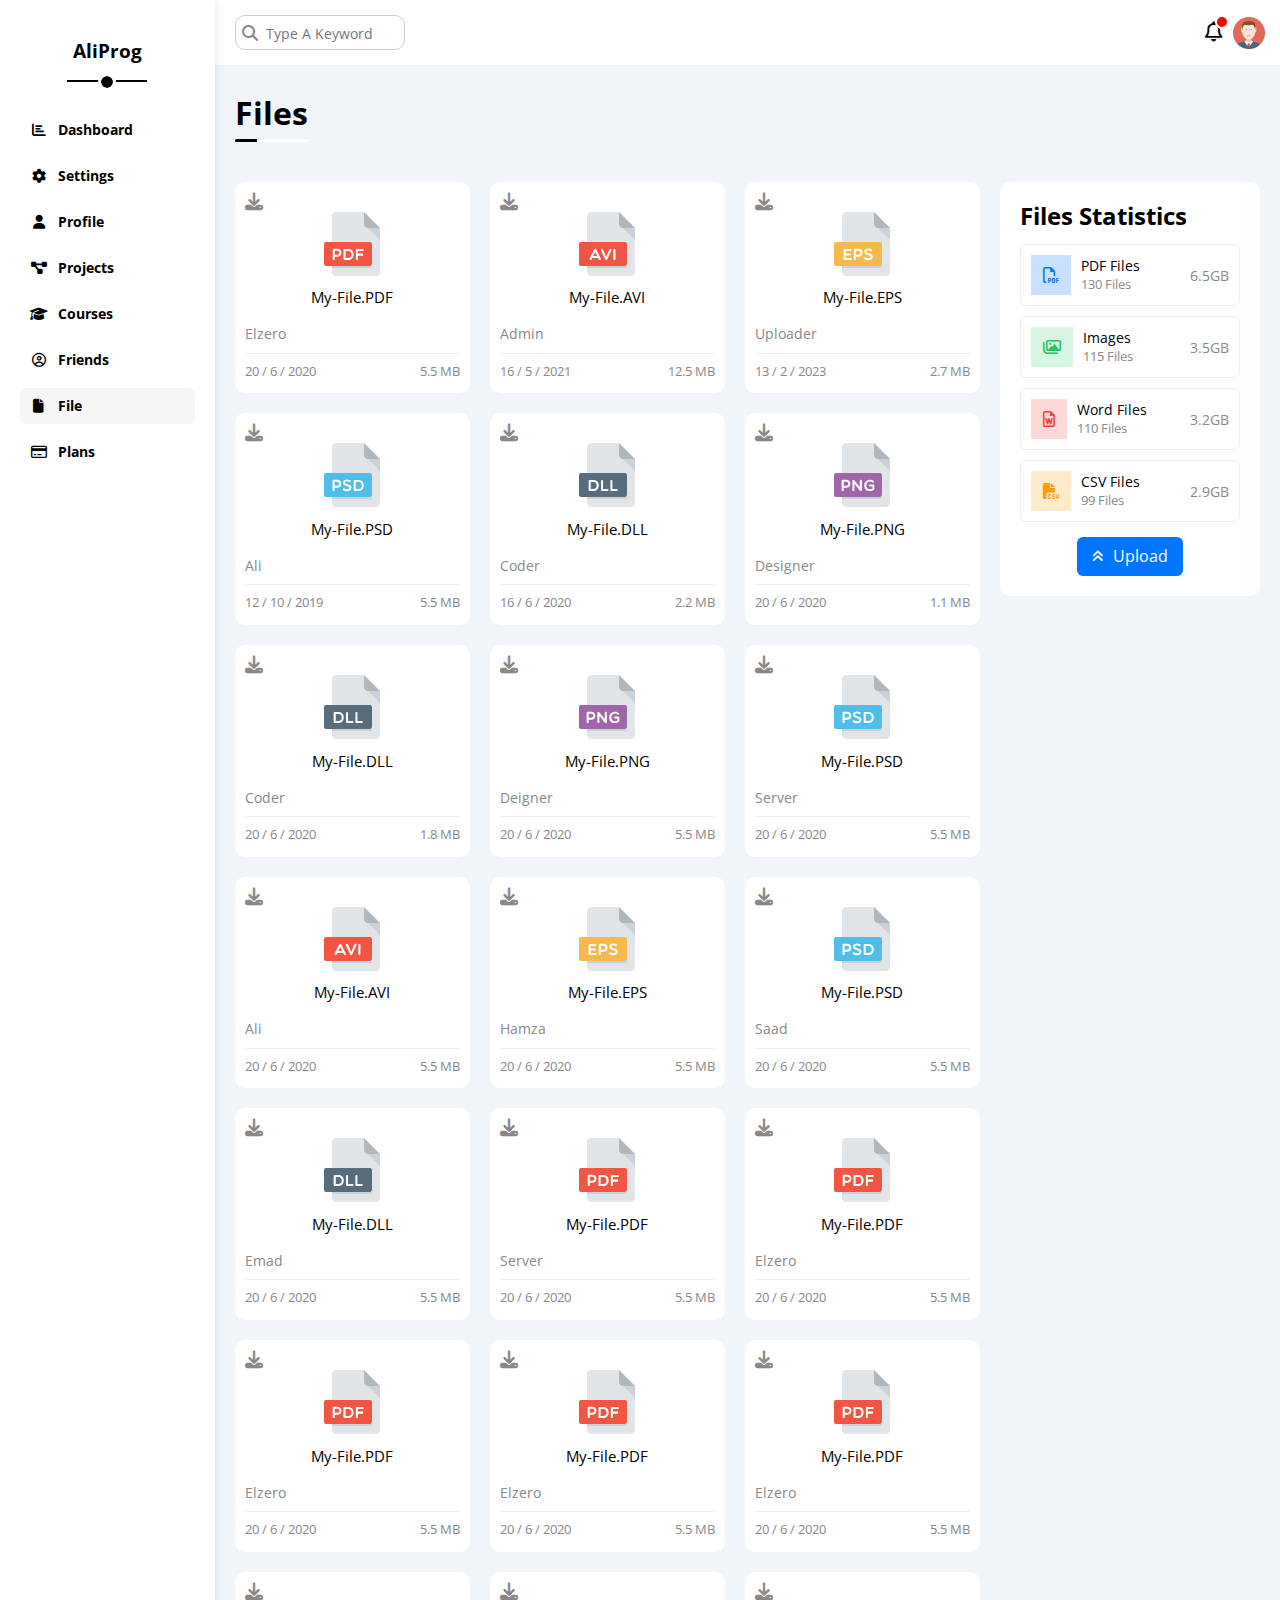
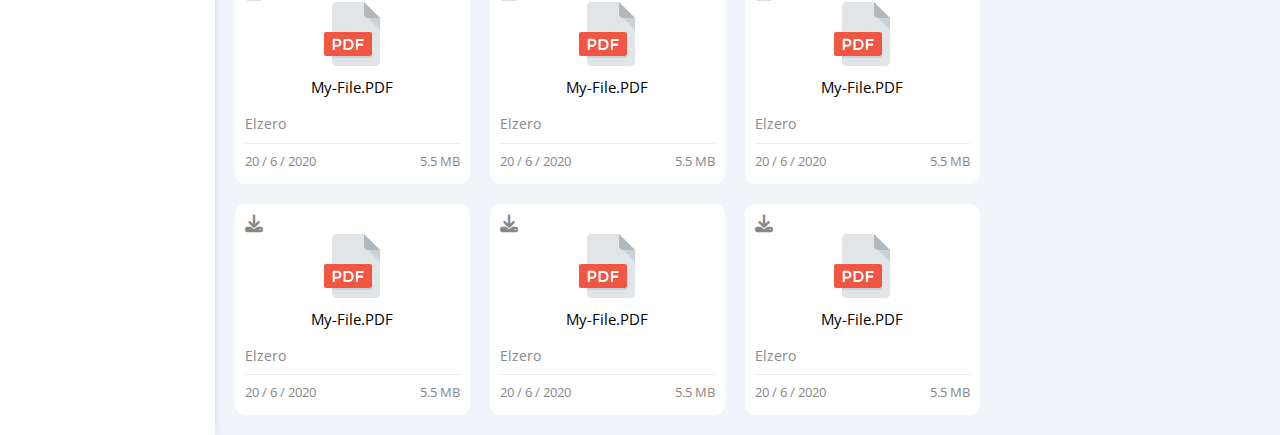
<file: files.html>
<!DOCTYPE html>
<html lang="en">
<head>
    <meta charset="UTF-8" />
    <link rel="stylesheet" href="css/framework.css" />
    <link rel="stylesheet" href="css/Normalize.css" />
    <link rel="stylesheet" href="css/all.min.css" />
    <link rel="stylesheet" href="css/style.css" />
    <meta name="viewport" content="width=device-width, initial-scale=1.0" />
    <title>Dashboard Website | AliProg (Files)</title>
    <!-- Google Fonts -->
    <link rel="preconnect" href="https://fonts.googleapis.com" />
    <link rel="preconnect" href="https://fonts.gstatic.com" crossorigin />
    <link
    href="https://fonts.googleapis.com/css2?family=Barlow+Semi+Condensed:wght@500;600&family=Big+Shoulders+Display:wght@700&family=Cairo:wght@300;400;500;700&family=Inter:wght@400;700&family=Jomhuria&family=Kumbh+Sans:wght@400;700&family=Lexend+Deca&family=Montserrat:ital,wght@0,400;0,500;0,600;0,700;1,800&family=Open+Sans:ital,wght@0,300;0,400;0,500;0,600;0,700;0,800;1,300&family=Outfit:wght@300;400;600;700&family=Poppins:ital,wght@0,200;0,400;0,500;0,600;0,700;0,800;1,400;1,800&family=Raleway:wght@400;700&family=Red+Hat+Display:wght@500;700;900&family=STIX+Two+Text:wght@700&family=Shrikhand&family=Taviraj:wght@900&family=Work+Sans:ital,wght@0,300;0,400;0,500;0,600;0,700;0,800;1,200&display=swap"
    rel="stylesheet"
    />
    <link rel="shortcut icon" href="images/icon.png" type="image/x-icon">
</head>
<body>
    <div class="page d-flex">
        <aside class="bg-white p-20 p-relative transition box-shadow w-250">
            <h3 class="p-relative mt-20 txt-c">AliProg</h3>
            <ul>
            <li>
                <a
                href="index.html"
                class="d-flex align-c fs-14 c-black rad-6 p-10 fw-bold mb-10 transition"
                >
                <i class="fas fa-chart-bar fa-fw mr-10"></i>
                <span class="hidden-mobile">Dashboard</span>
                </a>
            </li>
            <li>
                <a href="settings.html" class="d-flex align-c fs-14 c-black rad-6 p-10 fw-bold mb-10 transition">
                <i class="fas fa-cog fa-fw mr-10"></i>
                <span class="hidden-mobile">Settings</span>
                </a>
            </li>
            <li>
                <a href="profile.html" class="d-flex align-c fs-14 c-black rad-6 p-10 fw-bold mb-10 transition">
                <i class="fas fa-user fa-fw mr-10"></i>
                <span class="hidden-mobile">Profile</span>
                </a>
            </li>
            <li>
                <a href="projects.html" class="d-flex align-c fs-14 c-black rad-6 p-10 fw-bold mb-10 transition">
                <i class="fas fa-project-diagram fa-fw mr-10"></i>
                <span class="hidden-mobile">Projects</span>
                </a>
            </li>
            <li>
                <a href="courses.html" class="d-flex align-c fs-14 c-black rad-6 p-10 fw-bold mb-10 transition">
                <i class="fas fa-graduation-cap fa-fw mr-10"></i>
                <span class="hidden-mobile">Courses</span>
                </a>
            </li>
            <li>
                <a href="friends.html" class="d-flex align-c fs-14 c-black rad-6 p-10 fw-bold mb-10 transition">
                <i class="far fa-user-circle fa-fw mr-10"></i>
                <span class="hidden-mobile">Friends</span>
                </a>
            </li>
            <li>
                <a href="files.html" class="active d-flex align-c fs-14 c-black rad-6 p-10 fw-bold mb-10">
                <i class="fas fa-file fa-fw mr-10"></i>
                <span class="hidden-mobile">File</span>
                </a>
            </li>
            <li>
                <a href="plans.html" class="d-flex align-c fs-14 c-black rad-6 p-10 fw-bold mb-10 transition">
                <i class="far fa-credit-card fa-fw mr-10"></i>
                <span class="hidden-mobile">Plans</span>
                </a>
            </li>
            </ul>
        </aside>
        <main class="w-full hidden">
        <header class="between-flex p-15 bg-white hidden">
            <form action="#"">
                <div class="search-holder p-relative">
                    <i class="fas fa-search p-abs c-grey"></i>
                    <input type="email" placeholder="Type A Keyword" class="rad-10 pr-10 pl-30 border-ccc transition">
                </div>
            </form>
            <div class="right-side d-flex align-c ">
                <div class="bell-holder p-relative">
                    <i class="far fa-bell mr-10 pointer"></i>
                    <span class="rad-circle p-abs border-white pointer"></span>
                </div>
                <img src="images/avatar.png" class="max-w-full pointer w-32" alt="">
            </div>
        </header>
        <div class="special-header fw-bold p-relative pb-10">Files</div>
        <div class="files-page d-flex m-20">
            <div class="files-holder d-flex">
                <div class="file p-relative p-10 bg-white rad-10">
                    <i class="fa-solid fa-download p-abs"></i>
                    <div class="file-view txt-c">
                        <img src="images/pdf.svg" alt="">
                        <p class="mt-0 mb-20">My-File.PDF</p>
                    </div>
                    <span class="d-block">elzero</span>
                    <div class="footer between-flex fs-13">
                        <span >20 / 6 / 2020</span>
                        <span>5.5 MB</span>
                    </div>
                </div>
                <div class="file p-relative p-10 bg-white rad-10">
                    <i class="fa-solid fa-download p-abs"></i>
                    <div class="file-view txt-c">
                        <img src="images/avi.svg" alt="">
                        <p class="mt-0 mb-20">My-File.AVI</p>
                    </div>
                    <span class="d-block">admin</span>
                    <div class="footer between-flex fs-13">
                        <span >16 / 5 / 2021</span>
                        <span>12.5 MB</span>
                    </div>
                </div>
                <div class="file p-relative p-10 bg-white rad-10">
                    <i class="fa-solid fa-download p-abs"></i>
                    <div class="file-view txt-c">
                        <img src="images/eps.svg" alt="">
                        <p class="mt-0 mb-20">My-File.EPS</p>
                    </div>
                    <span class="d-block">Uploader</span>
                    <div class="footer between-flex fs-13">
                        <span >13 / 2 / 2023</span>
                        <span>2.7 MB</span>
                    </div>
                </div>
                <div class="file p-relative p-10 bg-white rad-10">
                    <i class="fa-solid fa-download p-abs"></i>
                    <div class="file-view txt-c">
                        <img src="images/psd.svg" alt="">
                        <p class="mt-0 mb-20">My-File.PSD</p>
                    </div>
                    <span class="d-block">Ali</span>
                    <div class="footer between-flex fs-13">
                        <span >12 / 10 / 2019</span>
                        <span>5.5 MB</span>
                    </div>
                </div>
                <div class="file p-relative p-10 bg-white rad-10">
                    <i class="fa-solid fa-download p-abs"></i>
                    <div class="file-view txt-c">
                        <img src="images/dll.svg" alt="">
                        <p class="mt-0 mb-20">My-File.DLL</p>
                    </div>
                    <span class="d-block">Coder</span>
                    <div class="footer between-flex fs-13">
                        <span >16 / 6 / 2020</span>
                        <span>2.2 MB</span>
                    </div>
                </div>
                <div class="file p-relative p-10 bg-white rad-10">
                    <i class="fa-solid fa-download p-abs"></i>
                    <div class="file-view txt-c">
                        <img src="images/png.svg" alt="">
                        <p class="mt-0 mb-20">My-File.PNG</p>
                    </div>
                    <span class="d-block">designer</span>
                    <div class="footer between-flex fs-13">
                        <span >20 / 6 / 2020</span>
                        <span>1.1 MB</span>
                    </div>
                </div>
                <div class="file p-relative p-10 bg-white rad-10">
                    <i class="fa-solid fa-download p-abs"></i>
                    <div class="file-view txt-c">
                        <img src="images/dll.svg" alt="">
                        <p class="mt-0 mb-20">My-File.DLL</p>
                    </div>
                    <span class="d-block">Coder</span>
                    <div class="footer between-flex fs-13">
                        <span >20 / 6 / 2020</span>
                        <span>1.8 MB</span>
                    </div>
                </div>
                <div class="file p-relative p-10 bg-white rad-10">
                    <i class="fa-solid fa-download p-abs"></i>
                    <div class="file-view txt-c">
                        <img src="images/png.svg" alt="">
                        <p class="mt-0 mb-20">My-File.PNG</p>
                    </div>
                    <span class="d-block">Deigner</span>
                    <div class="footer between-flex fs-13">
                        <span >20 / 6 / 2020</span>
                        <span>5.5 MB</span>
                    </div>
                </div>
                <div class="file p-relative p-10 bg-white rad-10">
                    <i class="fa-solid fa-download p-abs"></i>
                    <div class="file-view txt-c">
                        <img src="images/psd.svg" alt="">
                        <p class="mt-0 mb-20">My-File.PSD</p>
                    </div>
                    <span class="d-block">server</span>
                    <div class="footer between-flex fs-13">
                        <span >20 / 6 / 2020</span>
                        <span>5.5 MB</span>
                    </div>
                </div>
                <div class="file p-relative p-10 bg-white rad-10">
                    <i class="fa-solid fa-download p-abs"></i>
                    <div class="file-view txt-c">
                        <img src="images/avi.svg" alt="">
                        <p class="mt-0 mb-20">My-File.AVI</p>
                    </div>
                    <span class="d-block">Ali</span>
                    <div class="footer between-flex fs-13">
                        <span >20 / 6 / 2020</span>
                        <span>5.5 MB</span>
                    </div>
                </div>
                <div class="file p-relative p-10 bg-white rad-10">
                    <i class="fa-solid fa-download p-abs"></i>
                    <div class="file-view txt-c">
                        <img src="images/eps.svg" alt="">
                        <p class="mt-0 mb-20">My-File.EPS</p>
                    </div>
                    <span class="d-block">Hamza</span>
                    <div class="footer between-flex fs-13">
                        <span >20 / 6 / 2020</span>
                        <span>5.5 MB</span>
                    </div>
                </div>
                <div class="file p-relative p-10 bg-white rad-10">
                    <i class="fa-solid fa-download p-abs"></i>
                    <div class="file-view txt-c">
                        <img src="images/psd.svg" alt="">
                        <p class="mt-0 mb-20">My-File.PSD</p>
                    </div>
                    <span class="d-block">saad</span>
                    <div class="footer between-flex fs-13">
                        <span >20 / 6 / 2020</span>
                        <span>5.5 MB</span>
                    </div>
                </div>
                <div class="file p-relative p-10 bg-white rad-10">
                    <i class="fa-solid fa-download p-abs"></i>
                    <div class="file-view txt-c">
                        <img src="images/dll.svg" alt="">
                        <p class="mt-0 mb-20">My-File.DLL</p>
                    </div>
                    <span class="d-block">emad</span>
                    <div class="footer between-flex fs-13">
                        <span >20 / 6 / 2020</span>
                        <span>5.5 MB</span>
                    </div>
                </div>
                <div class="file p-relative p-10 bg-white rad-10">
                    <i class="fa-solid fa-download p-abs"></i>
                    <div class="file-view txt-c">
                        <img src="images/pdf.svg" alt="">
                        <p class="mt-0 mb-20">My-File.PDF</p>
                    </div>
                    <span class="d-block">server</span>
                    <div class="footer between-flex fs-13">
                        <span >20 / 6 / 2020</span>
                        <span>5.5 MB</span>
                    </div>
                </div>
                <div class="file p-relative p-10 bg-white rad-10">
                    <i class="fa-solid fa-download p-abs"></i>
                    <div class="file-view txt-c">
                        <img src="images/pdf.svg" alt="">
                        <p class="mt-0 mb-20">My-File.PDF</p>
                    </div>
                    <span class="d-block">elzero</span>
                    <div class="footer between-flex fs-13">
                        <span >20 / 6 / 2020</span>
                        <span>5.5 MB</span>
                    </div>
                </div>
                <div class="file p-relative p-10 bg-white rad-10">
                    <i class="fa-solid fa-download p-abs"></i>
                    <div class="file-view txt-c">
                        <img src="images/pdf.svg" alt="">
                        <p class="mt-0 mb-20">My-File.PDF</p>
                    </div>
                    <span class="d-block">elzero</span>
                    <div class="footer between-flex fs-13">
                        <span >20 / 6 / 2020</span>
                        <span>5.5 MB</span>
                    </div>
                </div>
                <div class="file p-relative p-10 bg-white rad-10">
                    <i class="fa-solid fa-download p-abs"></i>
                    <div class="file-view txt-c">
                        <img src="images/pdf.svg" alt="">
                        <p class="mt-0 mb-20">My-File.PDF</p>
                    </div>
                    <span class="d-block">elzero</span>
                    <div class="footer between-flex fs-13">
                        <span >20 / 6 / 2020</span>
                        <span>5.5 MB</span>
                    </div>
                </div>
                <div class="file p-relative p-10 bg-white rad-10">
                    <i class="fa-solid fa-download p-abs"></i>
                    <div class="file-view txt-c">
                        <img src="images/pdf.svg" alt="">
                        <p class="mt-0 mb-20">My-File.PDF</p>
                    </div>
                    <span class="d-block">elzero</span>
                    <div class="footer between-flex fs-13">
                        <span >20 / 6 / 2020</span>
                        <span>5.5 MB</span>
                    </div>
                </div>
                <div class="file p-relative p-10 bg-white rad-10">
                    <i class="fa-solid fa-download p-abs"></i>
                    <div class="file-view txt-c">
                        <img src="images/pdf.svg" alt="">
                        <p class="mt-0 mb-20">My-File.PDF</p>
                    </div>
                    <span class="d-block">elzero</span>
                    <div class="footer between-flex fs-13">
                        <span >20 / 6 / 2020</span>
                        <span>5.5 MB</span>
                    </div>
                </div>
                <div class="file p-relative p-10 bg-white rad-10">
                    <i class="fa-solid fa-download p-abs"></i>
                    <div class="file-view txt-c">
                        <img src="images/pdf.svg" alt="">
                        <p class="mt-0 mb-20">My-File.PDF</p>
                    </div>
                    <span class="d-block">elzero</span>
                    <div class="footer between-flex fs-13">
                        <span >20 / 6 / 2020</span>
                        <span>5.5 MB</span>
                    </div>
                </div>
                <div class="file p-relative p-10 bg-white rad-10">
                    <i class="fa-solid fa-download p-abs"></i>
                    <div class="file-view txt-c">
                        <img src="images/pdf.svg" alt="">
                        <p class="mt-0 mb-20">My-File.PDF</p>
                    </div>
                    <span class="d-block">elzero</span>
                    <div class="footer between-flex fs-13">
                        <span >20 / 6 / 2020</span>
                        <span>5.5 MB</span>
                    </div>
                </div>
                <div class="file p-relative p-10 bg-white rad-10">
                    <i class="fa-solid fa-download p-abs"></i>
                    <div class="file-view txt-c">
                        <img src="images/pdf.svg" alt="">
                        <p class="mt-0 mb-20">My-File.PDF</p>
                    </div>
                    <span class="d-block">elzero</span>
                    <div class="footer between-flex fs-13">
                        <span >20 / 6 / 2020</span>
                        <span>5.5 MB</span>
                    </div>
                </div>
                <div class="file p-relative p-10 bg-white rad-10">
                    <i class="fa-solid fa-download p-abs"></i>
                    <div class="file-view txt-c">
                        <img src="images/pdf.svg" alt="">
                        <p class="mt-0 mb-20">My-File.PDF</p>
                    </div>
                    <span class="d-block">elzero</span>
                    <div class="footer between-flex fs-13">
                        <span >20 / 6 / 2020</span>
                        <span>5.5 MB</span>
                    </div>
                </div>
                <div class="file p-relative p-10 bg-white rad-10">
                    <i class="fa-solid fa-download p-abs"></i>
                    <div class="file-view txt-c">
                        <img src="images/pdf.svg" alt="">
                        <p class="mt-0 mb-20">My-File.PDF</p>
                    </div>
                    <span class="d-block">elzero</span>
                    <div class="footer between-flex fs-13">
                        <span >20 / 6 / 2020</span>
                        <span>5.5 MB</span>
                    </div>
                </div>
            </div>
            <div class="file-stats bg-white rad-10 p-20">
                <h2 class="mt-0 mb-15">Files Statistics</h2>
                <div class="row between-flex p-10 rad-6 mb-10">
                    <div class="icon d-flex align-c">
                        <i class="fa-regular fa-file-pdf mr-10"></i>
                        <div class="text">
                            <p class="m-0 fs-14">PDF Files</p>
                            <span class="mt-5 fs-13">130 Files</span>
                        </div>
                    </div>
                    <div class="file-size">
                        <span class="fs-14">6.5GB</span>
                    </div>
                </div>
                <div class="row between-flex p-10 rad-6 mb-10">
                    <div class="icon d-flex align-c">
                        <i class="fa-regular fa-images mr-10"></i>
                        <div class="text">
                            <p class="m-0 fs-14">Images</p>
                            <span class="mt-5 fs-13">115 Files</span>
                        </div>
                    </div>
                    <div class="file-size">
                        <span class="fs-14">3.5GB</span>
                    </div>
                </div>
                <div class="row between-flex p-10 rad-6 mb-10">
                    <div class="icon d-flex align-c">
                        <i class="fa-regular fa-file-word mr-10"></i>
                        <div class="text">
                            <p class="m-0 fs-14">Word Files</p>
                            <span class="mt-5 fs-13">110 Files</span>
                        </div>
                    </div>
                    <div class="file-size">
                        <span class="fs-14">3.2GB</span>
                    </div>
                </div>
                <div class="row between-flex p-10 rad-6 mb-15">
                    <div class="icon d-flex align-c">
                        <i class="fa-solid fa-file-csv mr-10"></i>
                        <div class="text">
                            <p class="m-0 fs-14">CSV Files</p>
                            <span class="mt-5 fs-13">99 Files</span>
                        </div>
                    </div>
                    <div class="file-size">
                        <span class="fs-14">2.9GB</span>
                    </div>
                </div>
                <a href="#" class="btn">
                    <i class="fa-solid fa-angles-up fs-13 mr-10"></i>
                    Upload
                </a>
            </div>
        </div>
    </main>
</body>
</html>
</file>
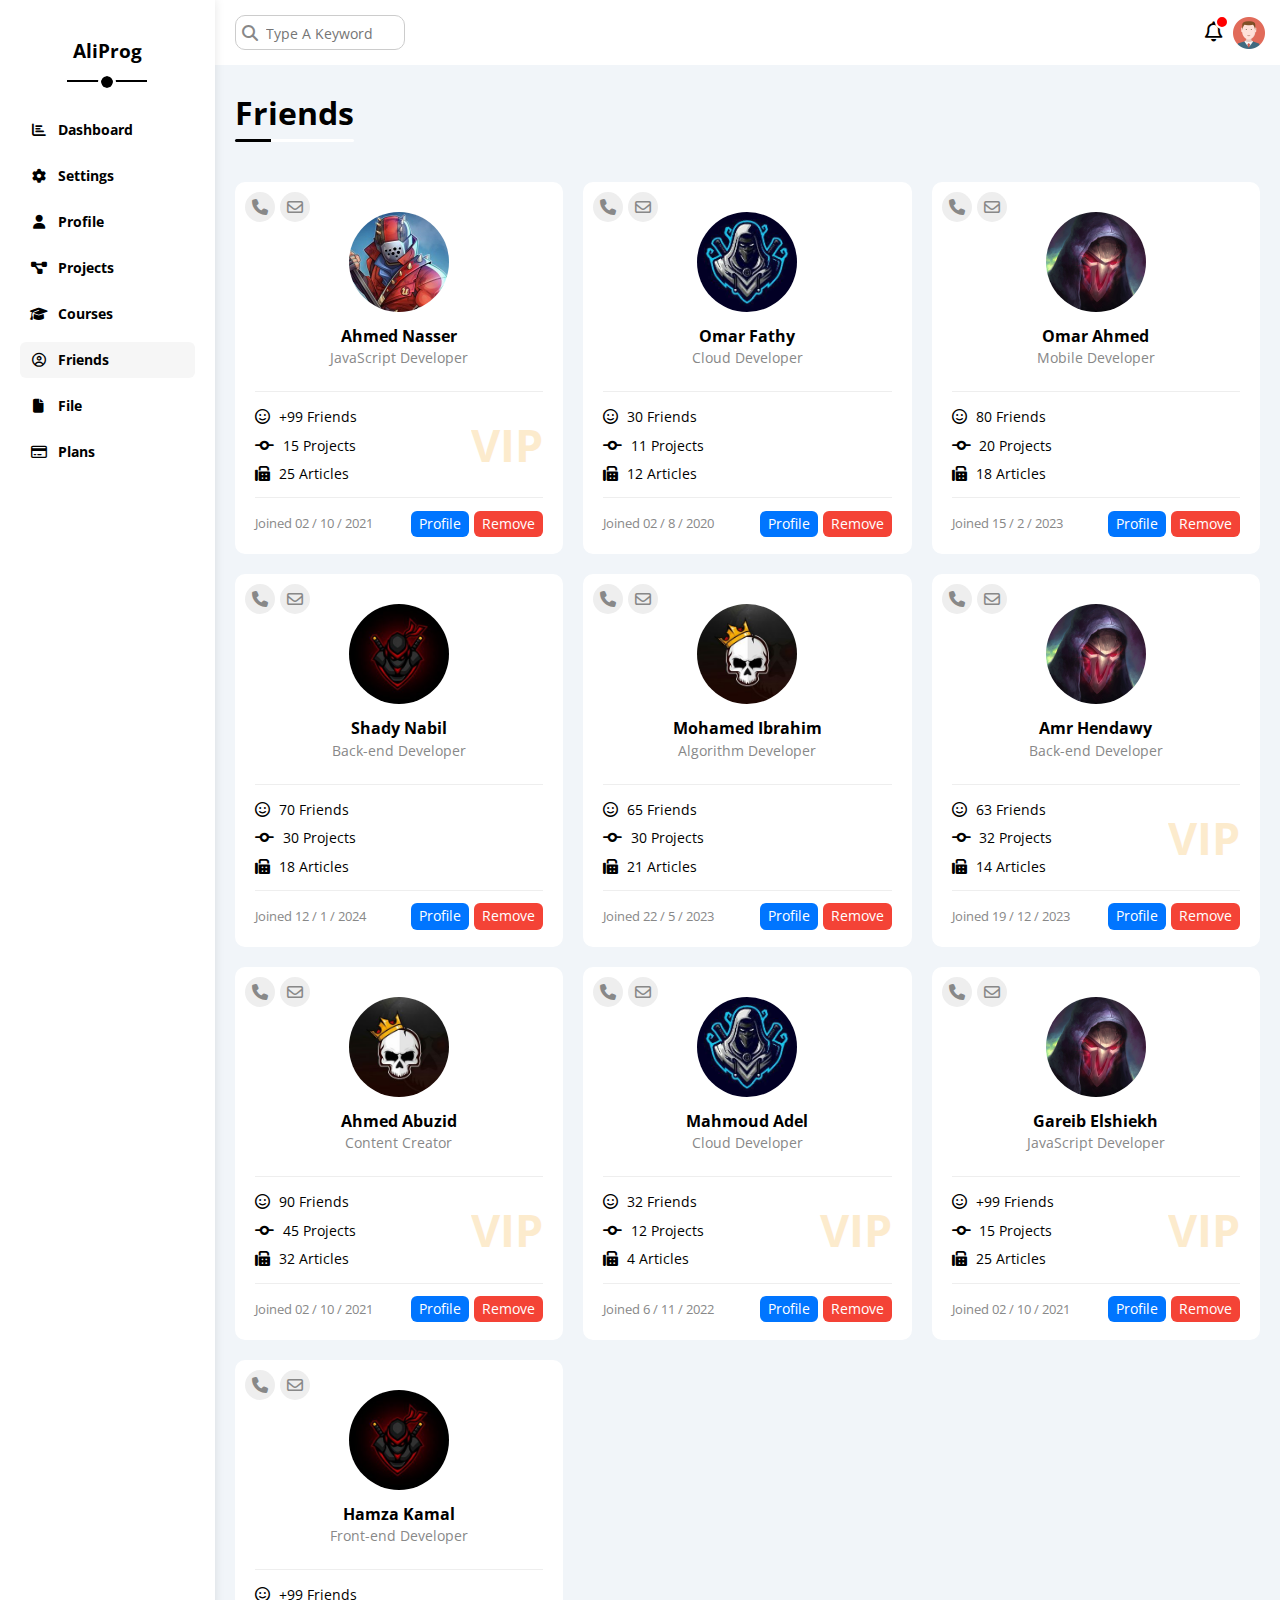
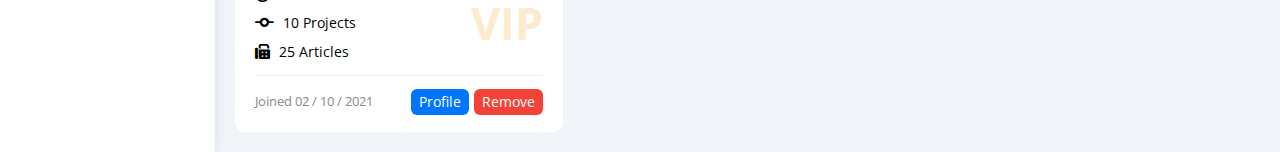
<file: friends.html>
<!DOCTYPE html>
<html lang="en">
<head>
    <meta charset="UTF-8" />
    <link rel="stylesheet" href="css/framework.css" />
    <link rel="stylesheet" href="css/Normalize.css" />
    <link rel="stylesheet" href="css/all.min.css" />
    <link rel="stylesheet" href="css/style.css" />
    <meta name="viewport" content="width=device-width, initial-scale=1.0" />
    <title>Dashboard Website | AliProg (Friends)</title>
    <link rel="preconnect" href="https://fonts.googleapis.com" />
    <link rel="preconnect" href="https://fonts.gstatic.com" crossorigin />
    <link
    href="https://fonts.googleapis.com/css2?family=Barlow+Semi+Condensed:wght@500;600&family=Big+Shoulders+Display:wght@700&family=Cairo:wght@300;400;500;700&family=Inter:wght@400;700&family=Jomhuria&family=Kumbh+Sans:wght@400;700&family=Lexend+Deca&family=Montserrat:ital,wght@0,400;0,500;0,600;0,700;1,800&family=Open+Sans:ital,wght@0,300;0,400;0,500;0,600;0,700;0,800;1,300&family=Outfit:wght@300;400;600;700&family=Poppins:ital,wght@0,200;0,400;0,500;0,600;0,700;0,800;1,400;1,800&family=Raleway:wght@400;700&family=Red+Hat+Display:wght@500;700;900&family=STIX+Two+Text:wght@700&family=Shrikhand&family=Taviraj:wght@900&family=Work+Sans:ital,wght@0,300;0,400;0,500;0,600;0,700;0,800;1,200&display=swap"
    rel="stylesheet"
    />
    <link rel="shortcut icon" href="images/icon.png" type="image/x-icon">
</head>
<body>
    <div class="page d-flex">
        <aside class="bg-white p-20 p-relative transition box-shadow w-250">
            <h3 class="p-relative mt-20 txt-c">AliProg</h3>
            <ul>
            <li>
                <a
                href="index.html"
                class="d-flex align-c fs-14 c-black rad-6 p-10 fw-bold mb-10 transition"
                >
                <i class="fas fa-chart-bar fa-fw mr-10"></i>
                <span class="hidden-mobile">Dashboard</span>
                </a>
            </li>
            <li>
                <a href="settings.html" class="d-flex align-c fs-14 c-black rad-6 p-10 fw-bold mb-10 transition">
                <i class="fas fa-cog fa-fw mr-10"></i>
                <span class="hidden-mobile">Settings</span>
                </a>
            </li>
            <li>
                <a href="profile.html" class="d-flex align-c fs-14 c-black rad-6 p-10 fw-bold mb-10 transition">
                <i class="fas fa-user fa-fw mr-10"></i>
                <span class="hidden-mobile">Profile</span>
                </a>
            </li>
            <li>
                <a href="projects.html" class="d-flex align-c fs-14 c-black rad-6 p-10 fw-bold mb-10 transition">
                <i class="fas fa-project-diagram fa-fw mr-10"></i>
                <span class="hidden-mobile">Projects</span>
                </a>
            </li>
            <li>
                <a href="courses.html" class="d-flex align-c fs-14 c-black rad-6 p-10 fw-bold mb-10 transition">
                <i class="fas fa-graduation-cap fa-fw mr-10"></i>
                <span class="hidden-mobile">Courses</span>
                </a>
            </li>
            <li>
                <a href="friends.html" class="active d-flex align-c fs-14 c-black rad-6 p-10 fw-bold mb-10">
                <i class="far fa-user-circle fa-fw mr-10"></i>
                <span class="hidden-mobile">Friends</span>
                </a>
            </li>
            <li>
                <a href="files.html" class="d-flex align-c fs-14 c-black rad-6 p-10 fw-bold mb-10 transition">
                <i class="fas fa-file fa-fw mr-10"></i>
                <span class="hidden-mobile">File</span>
                </a>
            </li>
            <li>
                <a href="plans.html" class="d-flex align-c fs-14 c-black rad-6 p-10 fw-bold mb-10 transition">
                <i class="far fa-credit-card fa-fw mr-10"></i>
                <span class="hidden-mobile">Plans</span>
                </a>
            </li>
            </ul>
        </aside>
        <main class="w-full hidden">
        <header class="between-flex p-15 bg-white hidden">
            <form action="#"">
                <div class="search-holder p-relative">
                    <i class="fas fa-search p-abs c-grey"></i>
                    <input type="email" placeholder="Type A Keyword" class="rad-10 pr-10 pl-30 border-ccc transition">
                </div>
            </form>
            <div class="right-side d-flex align-c ">
                <div class="bell-holder p-relative">
                    <i class="far fa-bell mr-10 pointer"></i>
                    <span class="rad-circle p-abs border-white pointer"></span>
                </div>
                <img src="images/avatar.png" class="max-w-full pointer w-32" alt="">
            </div>
        </header>
        <div class="special-header fw-bold p-relative pb-10">Friends</div>
        <div class="friends-page m-20 d-grid">
            <div class="card p-relative p-20 bg-white rad-10">
                <i class="fa-solid fa-phone p-abs"></i>
                <i class="fa-regular fa-envelope p-abs"></i>
                <div class="header txt-c">
                    <img src="images/friend-01.jpg" class="profile-img" alt="">
                    <h4 class="mt-0 mb-5">Ahmed Nasser</h4>
                    <p class="mt-0 mb-25 fs-14">JavaScript Developer</p>
                </div>
                <div class="text between-flex pt-15 mt-15 pb-15 mb-15">
                    <div class="icons">
                        <div class="row mb-10">
                            <i class="fa-regular fa-face-smile mr-5 fs-15"></i>
                            <span class="fs-14">+99 Friends</span>
                        </div>
                        <div class="row mb-10">
                            <i class="fa-solid fa-code-commit fa-fw mr-5 fs-15"></i>
                            <span class="fs-14">15 Projects</span>
                        </div>
                        <div class="row">
                            <i class="fa-solid fa-fax mr-5 fs-15"></i>
                            <span class="fs-14">25 Articles</span>
                        </div>
                    </div>
                    <h1 class="m-0">VIP</h1>
                </div>
                <div class="footer between-flex">
                    <p class="fs-13">Joined 02 / 10 / 2021</p>
                    <div class="links d-flex">
                        <a href="profile.html" class="btn fs-14 mr-5">Profile</a>
                        <a href="#" class="btn fs-14">Remove</a>
                    </div>
                </div>
            </div>
            <div class="card p-relative p-20 bg-white rad-10">
                <i class="fa-solid fa-phone p-abs"></i>
                <i class="fa-regular fa-envelope p-abs"></i>
                <div class="header txt-c">
                    <img src="images/friend-02.jpg" class="profile-img" alt="">
                    <h4 class="mt-0 mb-5">Omar Fathy</h4>
                    <p class="mt-0 mb-25 fs-14">Cloud Developer</p>
                </div>
                <div class="text between-flex pt-15 mt-15 pb-15 mb-15">
                    <div class="icons">
                        <div class="row mb-10">
                            <i class="fa-regular fa-face-smile mr-5 fs-15"></i>
                            <span class="fs-14">30 Friends</span>
                        </div>
                        <div class="row mb-10">
                            <i class="fa-solid fa-code-commit fa-fw mr-5 fs-15"></i>
                            <span class="fs-14">11 Projects</span>
                        </div>
                        <div class="row">
                            <i class="fa-solid fa-fax mr-5 fs-15"></i>
                            <span class="fs-14">12 Articles</span>
                        </div>
                    </div>
                </div>
                <div class="footer between-flex">
                    <p class="fs-13">Joined 02 / 8 / 2020</p>
                    <div class="links d-flex">
                        <a href="profile.html" class="btn fs-14 mr-5">Profile</a>
                        <a href="#" class="btn fs-14">Remove</a>
                    </div>
                </div>
            </div>
            <div class="card p-relative p-20 bg-white rad-10">
                <i class="fa-solid fa-phone p-abs"></i>
                <i class="fa-regular fa-envelope p-abs"></i>
                <div class="header txt-c">
                    <img src="images/friend-03.jpg" class="profile-img" alt="">
                    <h4 class="mt-0 mb-5">Omar Ahmed</h4>
                    <p class="mt-0 mb-25 fs-14">Mobile Developer</p>
                </div>
                <div class="text between-flex pt-15 mt-15 pb-15 mb-15">
                    <div class="icons">
                        <div class="row mb-10">
                            <i class="fa-regular fa-face-smile mr-5 fs-15"></i>
                            <span class="fs-14">80 Friends</span>
                        </div>
                        <div class="row mb-10">
                            <i class="fa-solid fa-code-commit fa-fw mr-5 fs-15"></i>
                            <span class="fs-14">20 Projects</span>
                        </div>
                        <div class="row">
                            <i class="fa-solid fa-fax mr-5 fs-15"></i>
                            <span class="fs-14">18 Articles</span>
                        </div>
                    </div>
                </div>
                <div class="footer between-flex">
                    <p class="fs-13">Joined 15 / 2 / 2023</p>
                    <div class="links d-flex">
                        <a href="profile.html" class="btn fs-14 mr-5">Profile</a>
                        <a href="#" class="btn fs-14">Remove</a>
                    </div>
                </div>
            </div>
            <div class="card p-relative p-20 bg-white rad-10">
                <i class="fa-solid fa-phone p-abs"></i>
                <i class="fa-regular fa-envelope p-abs"></i>
                <div class="header txt-c">
                    <img src="images/friend-04.jpg" class="profile-img" alt="">
                    <h4 class="mt-0 mb-5">Shady Nabil</h4>
                    <p class="mt-0 mb-25 fs-14">Back-end Developer</p>
                </div>
                <div class="text between-flex pt-15 mt-15 pb-15 mb-15">
                    <div class="icons">
                        <div class="row mb-10">
                            <i class="fa-regular fa-face-smile mr-5 fs-15"></i>
                            <span class="fs-14">70 Friends</span>
                        </div>
                        <div class="row mb-10">
                            <i class="fa-solid fa-code-commit fa-fw mr-5 fs-15"></i>
                            <span class="fs-14">30 Projects</span>
                        </div>
                        <div class="row">
                            <i class="fa-solid fa-fax mr-5 fs-15"></i>
                            <span class="fs-14">18 Articles</span>
                        </div>
                    </div>
                </div>
                <div class="footer between-flex">
                    <p class="fs-13">Joined 12 / 1 / 2024</p>
                    <div class="links d-flex">
                        <a href="profile.html" class="btn fs-14 mr-5">Profile</a>
                        <a href="#" class="btn fs-14">Remove</a>
                    </div>
                </div>
            </div>
            <div class="card p-relative p-20 bg-white rad-10">
                <i class="fa-solid fa-phone p-abs"></i>
                <i class="fa-regular fa-envelope p-abs"></i>
                <div class="header txt-c">
                    <img src="images/friend-05.jpg" class="profile-img" alt="">
                    <h4 class="mt-0 mb-5">Mohamed Ibrahim</h4>
                    <p class="mt-0 mb-25 fs-14">Algorithm Developer</p>
                </div>
                <div class="text between-flex pt-15 mt-15 pb-15 mb-15">
                    <div class="icons">
                        <div class="row mb-10">
                            <i class="fa-regular fa-face-smile mr-5 fs-15"></i>
                            <span class="fs-14">65 Friends</span>
                        </div>
                        <div class="row mb-10">
                            <i class="fa-solid fa-code-commit fa-fw mr-5 fs-15"></i>
                            <span class="fs-14">30 Projects</span>
                        </div>
                        <div class="row">
                            <i class="fa-solid fa-fax mr-5 fs-15"></i>
                            <span class="fs-14">21 Articles</span>
                        </div>
                    </div>
                </div>
                <div class="footer between-flex">
                    <p class="fs-13">Joined 22 / 5 / 2023</p>
                    <div class="links d-flex">
                        <a href="profile.html" class="btn fs-14 mr-5">Profile</a>
                        <a href="#" class="btn fs-14">Remove</a>
                    </div>
                </div>
            </div>
            <div class="card p-relative p-20 bg-white rad-10">
                <i class="fa-solid fa-phone p-abs"></i>
                <i class="fa-regular fa-envelope p-abs"></i>
                <div class="header txt-c">
                    <img src="images/friend-03.jpg" class="profile-img" alt="">
                    <h4 class="mt-0 mb-5">Amr Hendawy</h4>
                    <p class="mt-0 mb-25 fs-14">Back-end Developer</p>
                </div>
                <div class="text between-flex pt-15 mt-15 pb-15 mb-15">
                    <div class="icons">
                        <div class="row mb-10">
                            <i class="fa-regular fa-face-smile mr-5 fs-15"></i>
                            <span class="fs-14">63 Friends</span>
                        </div>
                        <div class="row mb-10">
                            <i class="fa-solid fa-code-commit fa-fw mr-5 fs-15"></i>
                            <span class="fs-14">32 Projects</span>
                        </div>
                        <div class="row">
                            <i class="fa-solid fa-fax mr-5 fs-15"></i>
                            <span class="fs-14">14 Articles</span>
                        </div>
                    </div>
                    <h1 class="m-0">VIP</h1>
                </div>
                <div class="footer between-flex">
                    <p class="fs-13">Joined 19 / 12 / 2023</p>
                    <div class="links d-flex">
                        <a href="profile.html" class="btn fs-14 mr-5">Profile</a>
                        <a href="#" class="btn fs-14">Remove</a>
                    </div>
                </div>
            </div>
            <div class="card p-relative p-20 bg-white rad-10">
                <i class="fa-solid fa-phone p-abs"></i>
                <i class="fa-regular fa-envelope p-abs"></i>
                <div class="header txt-c">
                    <img src="images/friend-05.jpg" class="profile-img" alt="">
                    <h4 class="mt-0 mb-5">Ahmed Abuzid</h4>
                    <p class="mt-0 mb-25 fs-14">Content Creator</p>
                </div>
                <div class="text between-flex pt-15 mt-15 pb-15 mb-15">
                    <div class="icons">
                        <div class="row mb-10">
                            <i class="fa-regular fa-face-smile mr-5 fs-15"></i>
                            <span class="fs-14">90 Friends</span>
                        </div>
                        <div class="row mb-10">
                            <i class="fa-solid fa-code-commit fa-fw mr-5 fs-15"></i>
                            <span class="fs-14">45 Projects</span>
                        </div>
                        <div class="row">
                            <i class="fa-solid fa-fax mr-5 fs-15"></i>
                            <span class="fs-14">32 Articles</span>
                        </div>
                    </div>
                    <h1 class="m-0">VIP</h1>
                </div>
                <div class="footer between-flex">
                    <p class="fs-13">Joined 02 / 10 / 2021</p>
                    <div class="links d-flex">
                        <a href="profile.html" class="btn fs-14 mr-5">Profile</a>
                        <a href="#" class="btn fs-14">Remove</a>
                    </div>
                </div>
            </div>
            <div class="card p-relative p-20 bg-white rad-10">
                <i class="fa-solid fa-phone p-abs"></i>
                <i class="fa-regular fa-envelope p-abs"></i>
                <div class="header txt-c">
                    <img src="images/friend-02.jpg" class="profile-img" alt="">
                    <h4 class="mt-0 mb-5">Mahmoud Adel</h4>
                    <p class="mt-0 mb-25 fs-14">Cloud Developer</p>
                </div>
                <div class="text between-flex pt-15 mt-15 pb-15 mb-15">
                    <div class="icons">
                        <div class="row mb-10">
                            <i class="fa-regular fa-face-smile mr-5 fs-15"></i>
                            <span class="fs-14">32 Friends</span>
                        </div>
                        <div class="row mb-10">
                            <i class="fa-solid fa-code-commit fa-fw mr-5 fs-15"></i>
                            <span class="fs-14">12 Projects</span>
                        </div>
                        <div class="row">
                            <i class="fa-solid fa-fax mr-5 fs-15"></i>
                            <span class="fs-14">4 Articles</span>
                        </div>
                    </div>
                    <h1 class="m-0">VIP</h1>
                </div>
                <div class="footer between-flex">
                    <p class="fs-13">Joined 6 / 11 / 2022</p>
                    <div class="links d-flex">
                        <a href="profile.html" class="btn fs-14 mr-5">Profile</a>
                        <a href="#" class="btn fs-14">Remove</a>
                    </div>
                </div>
            </div>
            <div class="card p-relative p-20 bg-white rad-10">
                <i class="fa-solid fa-phone p-abs"></i>
                <i class="fa-regular fa-envelope p-abs"></i>
                <div class="header txt-c">
                    <img src="images/friend-03.jpg" class="profile-img" alt="">
                    <h4 class="mt-0 mb-5">Gareib Elshiekh</h4>
                    <p class="mt-0 mb-25 fs-14">JavaScript Developer</p>
                </div>
                <div class="text between-flex pt-15 mt-15 pb-15 mb-15">
                    <div class="icons">
                        <div class="row mb-10">
                            <i class="fa-regular fa-face-smile mr-5 fs-15"></i>
                            <span class="fs-14">+99 Friends</span>
                        </div>
                        <div class="row mb-10">
                            <i class="fa-solid fa-code-commit fa-fw mr-5 fs-15"></i>
                            <span class="fs-14">15 Projects</span>
                        </div>
                        <div class="row">
                            <i class="fa-solid fa-fax mr-5 fs-15"></i>
                            <span class="fs-14">25 Articles</span>
                        </div>
                    </div>
                    <h1 class="m-0">VIP</h1>
                </div>
                <div class="footer between-flex">
                    <p class="fs-13">Joined 02 / 10 / 2021</p>
                    <div class="links d-flex">
                        <a href="profile.html" class="btn fs-14 mr-5">Profile</a>
                        <a href="#" class="btn fs-14">Remove</a>
                    </div>
                </div>
            </div>
            <div class="card p-relative p-20 bg-white rad-10">
                <i class="fa-solid fa-phone p-abs"></i>
                <i class="fa-regular fa-envelope p-abs"></i>
                <div class="header txt-c">
                    <img src="images/friend-04.jpg" class="profile-img" alt="">
                    <h4 class="mt-0 mb-5">Hamza Kamal</h4>
                    <p class="mt-0 mb-25 fs-14">Front-end Developer</p>
                </div>
                <div class="text between-flex pt-15 mt-15 pb-15 mb-15">
                    <div class="icons">
                        <div class="row mb-10">
                            <i class="fa-regular fa-face-smile mr-5 fs-15"></i>
                            <span class="fs-14">+99 Friends</span>
                        </div>
                        <div class="row mb-10">
                            <i class="fa-solid fa-code-commit fa-fw mr-5 fs-15"></i>
                            <span class="fs-14">10 Projects</span>
                        </div>
                        <div class="row">
                            <i class="fa-solid fa-fax mr-5 fs-15"></i>
                            <span class="fs-14">25 Articles</span>
                        </div>
                    </div>
                    <h1 class="m-0">VIP</h1>
                </div>
                <div class="footer between-flex">
                    <p class="fs-13">Joined 02 / 10 / 2021</p>
                    <div class="links d-flex">
                        <a href="profile.html" class="btn fs-14 mr-5">Profile</a>
                        <a href="#" class="btn fs-14">Remove</a>
                    </div>
                </div>
            </div>
        </div>
    </main>
</body>
</html>
</file>
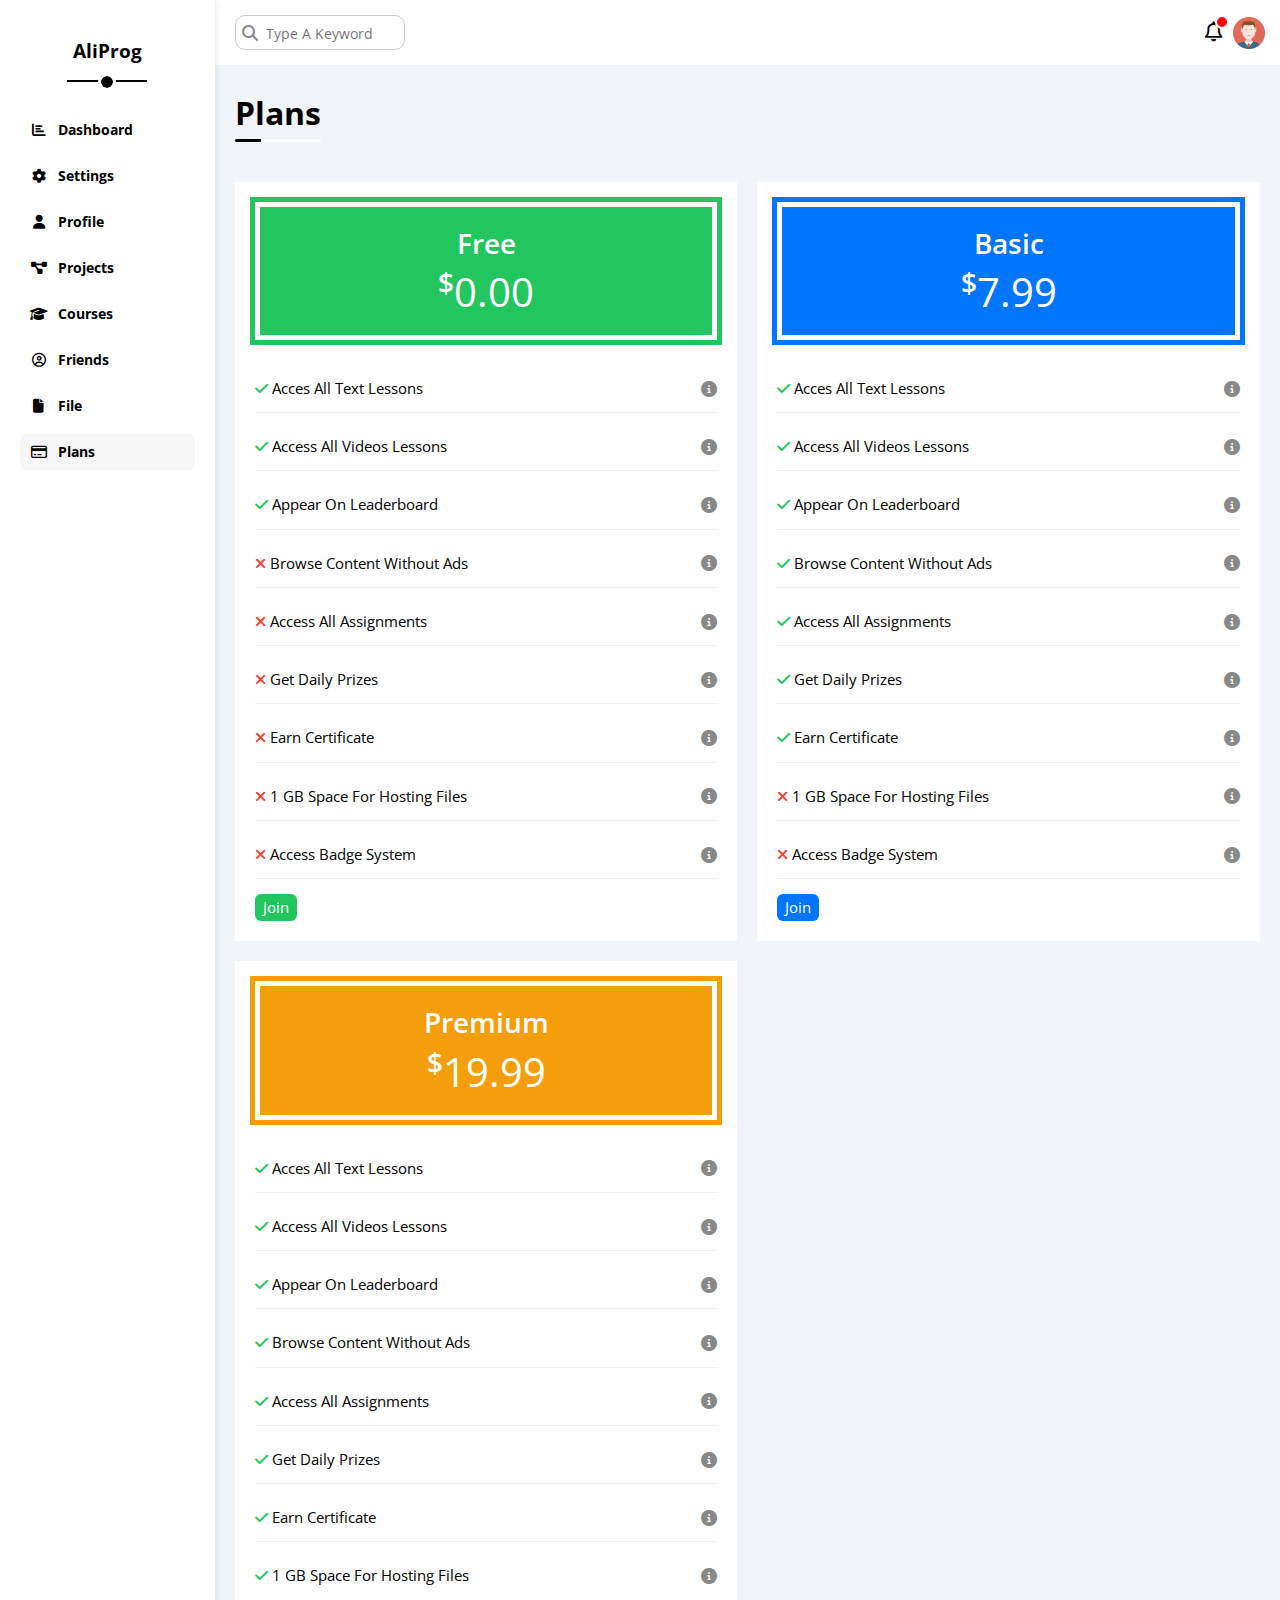
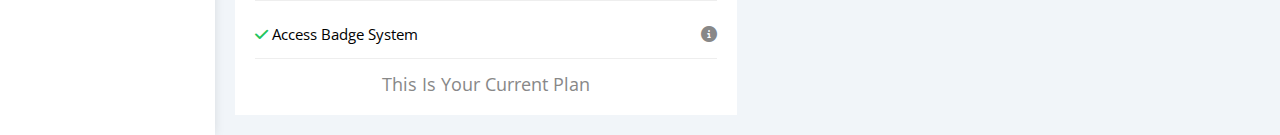
<file: plans.html>
<!DOCTYPE html>
<html lang="en">
<head>
    <meta charset="UTF-8" />
    <link rel="stylesheet" href="css/framework.css" />
    <link rel="stylesheet" href="css/Normalize.css" />
    <link rel="stylesheet" href="css/all.min.css" />
    <link rel="stylesheet" href="css/style.css" />
    <meta name="viewport" content="width=device-width, initial-scale=1.0" />
    <title>Dashboard Website | AliProg (Plans)</title>
    <link rel="preconnect" href="https://fonts.googleapis.com" />
    <link rel="preconnect" href="https://fonts.gstatic.com" crossorigin />
    <link rel="shortcut icon" href="images/icon.png" type="image/x-icon">
    <link
    href="https://fonts.googleapis.com/css2?family=Barlow+Semi+Condensed:wght@500;600&family=Big+Shoulders+Display:wght@700&family=Cairo:wght@300;400;500;700&family=Inter:wght@400;700&family=Jomhuria&family=Kumbh+Sans:wght@400;700&family=Lexend+Deca&family=Montserrat:ital,wght@0,400;0,500;0,600;0,700;1,800&family=Open+Sans:ital,wght@0,300;0,400;0,500;0,600;0,700;0,800;1,300&family=Outfit:wght@300;400;600;700&family=Poppins:ital,wght@0,200;0,400;0,500;0,600;0,700;0,800;1,400;1,800&family=Raleway:wght@400;700&family=Red+Hat+Display:wght@500;700;900&family=STIX+Two+Text:wght@700&family=Shrikhand&family=Taviraj:wght@900&family=Work+Sans:ital,wght@0,300;0,400;0,500;0,600;0,700;0,800;1,200&display=swap"
    rel="stylesheet"
    />
</head>
<body>
    <div class="page d-flex">
        <aside class="bg-white p-20 p-relative transition box-shadow w-250">
            <h3 class="p-relative mt-20 txt-c">AliProg</h3>
            <ul>
            <li>
                <a
                href="index.html"
                class="d-flex align-c fs-14 c-black rad-6 p-10 fw-bold mb-10 transition"
                >
                <i class="fas fa-chart-bar fa-fw mr-10"></i>
                <span class="hidden-mobile">Dashboard</span>
                </a>
            </li>
            <li>
                <a href="settings.html" class="d-flex align-c fs-14 c-black rad-6 p-10 fw-bold mb-10 transition">
                <i class="fas fa-cog fa-fw mr-10"></i>
                <span class="hidden-mobile">Settings</span>
                </a>
            </li>
            <li>
                <a href="profile.html" class="d-flex align-c fs-14 c-black rad-6 p-10 fw-bold mb-10 transition">
                <i class="fas fa-user fa-fw mr-10"></i>
                <span class="hidden-mobile">Profile</span>
                </a>
            </li>
            <li>
                <a href="projects.html" class="d-flex align-c fs-14 c-black rad-6 p-10 fw-bold mb-10 transition">
                <i class="fas fa-project-diagram fa-fw mr-10"></i>
                <span class="hidden-mobile">Projects</span>
                </a>
            </li>
            <li>
                <a href="courses.html" class="d-flex align-c fs-14 c-black rad-6 p-10 fw-bold mb-10 transition">
                <i class="fas fa-graduation-cap fa-fw mr-10"></i>
                <span class="hidden-mobile">Courses</span>
                </a>
            </li>
            <li>
                <a href="friends.html" class="d-flex align-c fs-14 c-black rad-6 p-10 fw-bold mb-10 transition">
                <i class="far fa-user-circle fa-fw mr-10"></i>
                <span class="hidden-mobile">Friends</span>
                </a>
            </li>
            <li>
                <a href="files.html" class="d-flex align-c fs-14 c-black rad-6 p-10 fw-bold mb-10 transition">
                <i class="fas fa-file fa-fw mr-10"></i>
                <span class="hidden-mobile">File</span>
                </a>
            </li>
            <li>
                <a href="plans.html" class="active d-flex align-c fs-14 c-black rad-6 p-10 fw-bold mb-10">
                <i class="far fa-credit-card fa-fw mr-10"></i>
                <span class="hidden-mobile">Plans</span>
                </a>
            </li>
            </ul>
        </aside>
        <main class="w-full hidden">
        <header class="between-flex p-15 bg-white hidden">
            <form action="#"">
                <div class="search-holder p-relative">
                    <i class="fas fa-search p-abs c-grey"></i>
                    <input type="email" placeholder="Type A Keyword" class="rad-10 pr-10 pl-30 border-ccc transition">
                </div>
            </form>
            <div class="right-side d-flex align-c ">
                <div class="bell-holder p-relative">
                    <i class="far fa-bell mr-10 pointer"></i>
                    <span class="rad-circle p-abs border-white pointer"></span>
                </div>
                <img src="images/avatar.png" class="max-w-full pointer w-32" alt="">
            </div>
        </header>
        <div class="special-header fw-bold p-relative pb-10">Plans</div>
        <div class="plans-page m-20 d-grid">
            <div class="box bg-white p-20">
                <div class="header txt-c">
                    <p class="mt-0 mb-10">Free</p>
                    <span class="d-block"><sup>$</sup>0.00</span>
                </div>
                <ul class="body">
                    <li class="between-flex  ">
                        <div class="icon fs-15">
                            <i class="fa-solid fa-check check"></i>
                            Acces All Text Lessons
                        </div>
                        <i class="fa-solid fa-circle-info"></i>
                    </li>
                    <li class="between-flex  ">
                        <div class="icon fs-15">
                            <i class="fa-solid fa-check check"></i>
                            Access All Videos Lessons
                        </div>
                        <i class="fa-solid fa-circle-info"></i>
                    </li>
                    <li class="between-flex  ">
                        <div class="icon fs-15">
                            <i class="fa-solid fa-check check"></i>
                            Appear On Leaderboard
                        </div>
                        <i class="fa-solid fa-circle-info"></i>
                    </li>
                    <li class="between-flex  ">
                        <div class="icon fs-15">
                            <i class="fa-solid fa-xmark cancel"></i>
                            Browse Content Without Ads
                        </div>
                        <i class="fa-solid fa-circle-info"></i>
                    </li>
                    <li class="between-flex  ">
                        <div class="icon fs-15">
                            <i class="fa-solid fa-xmark cancel"></i>
                            Access All Assignments
                        </div>
                        <i class="fa-solid fa-circle-info"></i>
                    </li>
                    <li class="between-flex  ">
                        <div class="icon fs-15">
                            <i class="fa-solid fa-xmark cancel"></i>
                            Get Daily Prizes
                        </div>
                        <i class="fa-solid fa-circle-info"></i>
                    </li>
                    <li class="between-flex  ">
                        <div class="icon fs-15">
                            <i class="fa-solid fa-xmark cancel"></i>
                            Earn Certificate
                        </div>
                        <i class="fa-solid fa-circle-info"></i>
                    </li>
                    <li class="between-flex  ">
                        <div class="icon fs-15">
                            <i class="fa-solid fa-xmark cancel"></i>
                            1 GB Space For Hosting Files
                        </div>
                        <i class="fa-solid fa-circle-info"></i>
                    </li>
                    <li class="between-flex  ">
                        <div class="icon fs-15">
                            <i class="fa-solid fa-xmark cancel"></i>
                            Access Badge System
                        </div>
                        <i class="fa-solid fa-circle-info"></i>
                    </li>
                </ul>
                <a href="#" class="btn fs-15">Join</a>
            </div>
            <div class="box bg-white p-20">
                <div class="header txt-c">
                    <p class="mt-0 mb-10">Basic</p>
                    <span class="d-block"><sup>$</sup>7.99</span>
                </div>
                <ul class="body">
                    <li class="between-flex  ">
                        <div class="icon fs-15">
                            <i class="fa-solid fa-check check"></i>
                            Acces All Text Lessons
                        </div>
                        <i class="fa-solid fa-circle-info"></i>
                    </li>
                    <li class="between-flex  ">
                        <div class="icon fs-15">
                            <i class="fa-solid fa-check check"></i>
                            Access All Videos Lessons
                        </div>
                        <i class="fa-solid fa-circle-info"></i>
                    </li>
                    <li class="between-flex  ">
                        <div class="icon fs-15">
                            <i class="fa-solid fa-check check"></i>
                            Appear On Leaderboard
                        </div>
                        <i class="fa-solid fa-circle-info"></i>
                    </li>
                    <li class="between-flex  ">
                        <div class="icon fs-15">
                            <i class="fa-solid fa-check check"></i>
                            Browse Content Without Ads
                        </div>
                        <i class="fa-solid fa-circle-info"></i>
                    </li>
                    <li class="between-flex  ">
                        <div class="icon fs-15">
                            <i class="fa-solid fa-check check"></i>
                            Access All Assignments
                        </div>
                        <i class="fa-solid fa-circle-info"></i>
                    </li>
                    <li class="between-flex  ">
                        <div class="icon fs-15">
                            <i class="fa-solid fa-check check"></i>
                            Get Daily Prizes
                        </div>
                        <i class="fa-solid fa-circle-info"></i>
                    </li>
                    <li class="between-flex  ">
                        <div class="icon fs-15">
                            <i class="fa-solid fa-check check"></i>
                            Earn Certificate
                        </div>
                        <i class="fa-solid fa-circle-info"></i>
                    </li>
                    <li class="between-flex  ">
                        <div class="icon fs-15">
                            <i class="fa-solid fa-xmark cancel"></i>
                            1 GB Space For Hosting Files
                        </div>
                        <i class="fa-solid fa-circle-info"></i>
                    </li>
                    <li class="between-flex  ">
                        <div class="icon fs-15">
                            <i class="fa-solid fa-xmark cancel"></i>
                            Access Badge System
                        </div>
                        <i class="fa-solid fa-circle-info"></i>
                    </li>
                </ul>
                <a href="#" class="btn fs-15">Join</a>
            </div>
            <div class="box bg-white p-20">
                <div class="header txt-c">
                    <p class="mt-0 mb-10">Premium</p>
                    <span class="d-block"><sup>$</sup>19.99</span>
                </div>
                <ul class="body">
                    <li class="between-flex  ">
                        <div class="icon fs-15">
                            <i class="fa-solid fa-check check"></i>
                            Acces All Text Lessons
                        </div>
                        <i class="fa-solid fa-circle-info"></i>
                    </li>
                    <li class="between-flex  ">
                        <div class="icon fs-15">
                            <i class="fa-solid fa-check check"></i>
                            Access All Videos Lessons
                        </div>
                        <i class="fa-solid fa-circle-info"></i>
                    </li>
                    <li class="between-flex  ">
                        <div class="icon fs-15">
                            <i class="fa-solid fa-check check"></i>
                            Appear On Leaderboard
                        </div>
                        <i class="fa-solid fa-circle-info"></i>
                    </li>
                    <li class="between-flex  ">
                        <div class="icon fs-15">
                            <i class="fa-solid fa-check check"></i>
                            Browse Content Without Ads
                        </div>
                        <i class="fa-solid fa-circle-info"></i>
                    </li>
                    <li class="between-flex  ">
                        <div class="icon fs-15">
                            <i class="fa-solid fa-check check"></i>
                            Access All Assignments
                        </div>
                        <i class="fa-solid fa-circle-info"></i>
                    </li>
                    <li class="between-flex  ">
                        <div class="icon fs-15">
                            <i class="fa-solid fa-check check"></i>
                            Get Daily Prizes
                        </div>
                        <i class="fa-solid fa-circle-info"></i>
                    </li>
                    <li class="between-flex  ">
                        <div class="icon fs-15">
                            <i class="fa-solid fa-check check"></i>
                            Earn Certificate
                        </div>
                        <i class="fa-solid fa-circle-info"></i>
                    </li>
                    <li class="between-flex  ">
                        <div class="icon fs-15">
                            <i class="fa-solid fa-check check"></i>
                            1 GB Space For Hosting Files
                        </div>
                        <i class="fa-solid fa-circle-info"></i>
                    </li>
                    <li class="between-flex  ">
                        <div class="icon fs-15">
                            <i class="fa-solid fa-check check"></i>
                            Access Badge System
                        </div>
                        <i class="fa-solid fa-circle-info"></i>
                    </li>
                </ul>
                <span class="d-block txt-c">This Is Your Current Plan</span>
            </div>
        </div>
    </main>
</body>
</html>
</file>
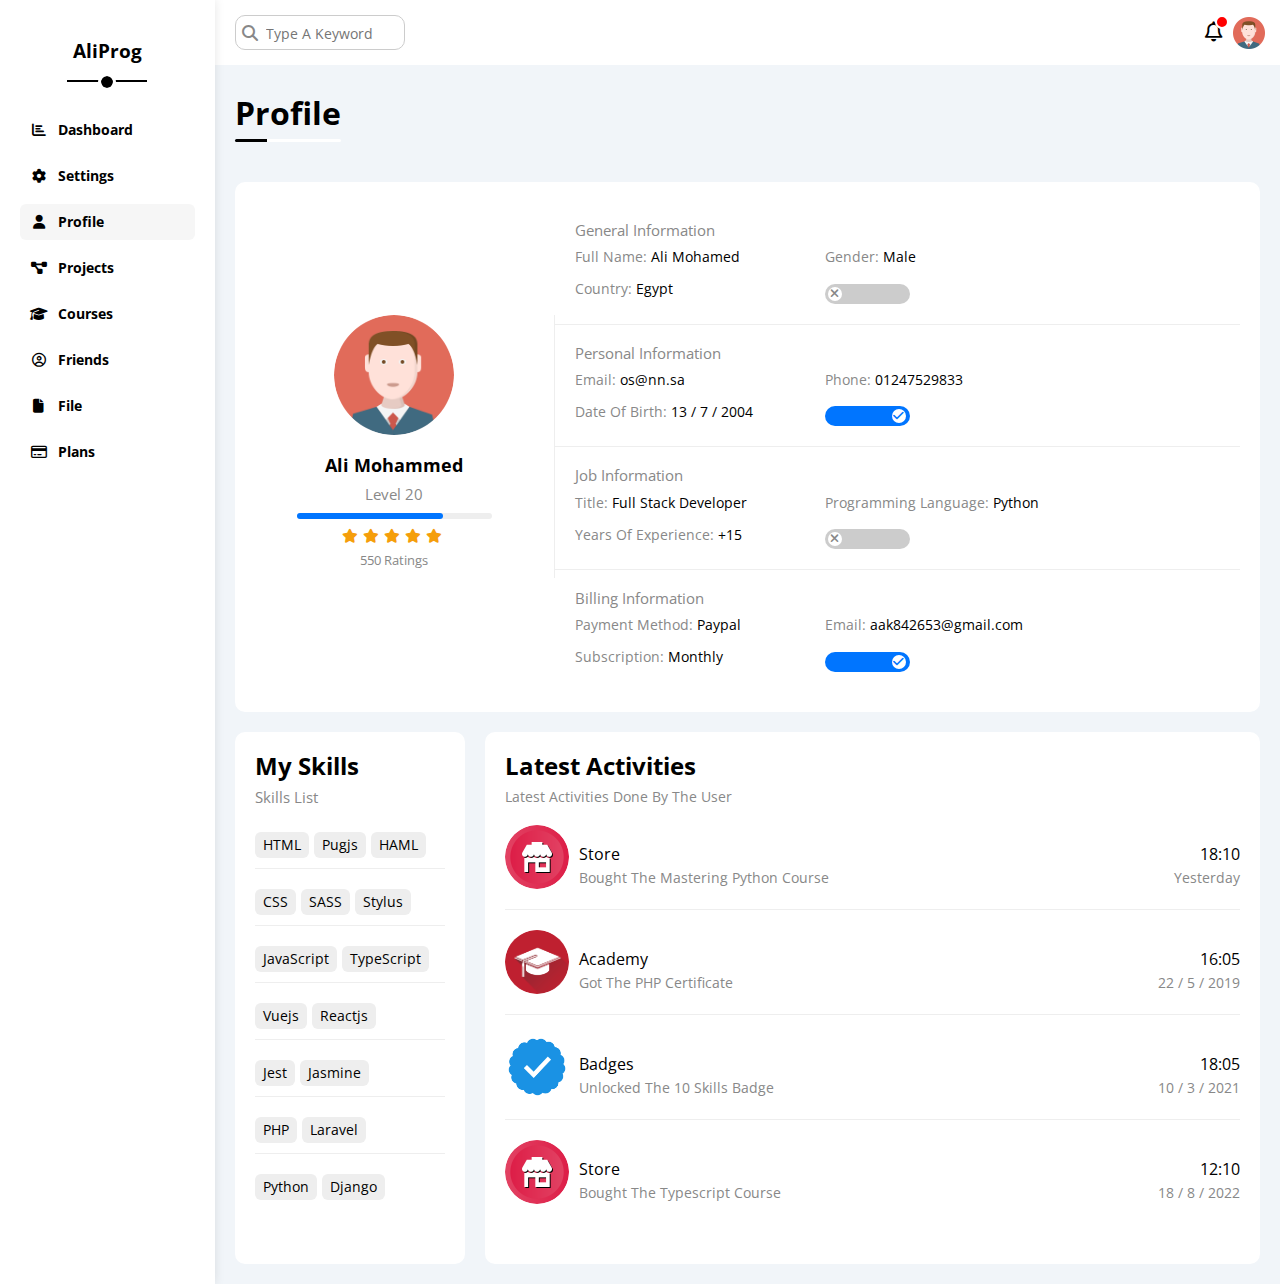
<file: profile.html>
<!DOCTYPE html>
<html lang="en">
<head>
    <meta charset="UTF-8" />
    <link rel="stylesheet" href="css/framework.css" />
    <link rel="stylesheet" href="css/Normalize.css" />
    <link rel="stylesheet" href="css/all.min.css" />
    <link rel="stylesheet" href="css/style.css" />
    <meta name="viewport" content="width=device-width, initial-scale=1.0" />
    <title>Dashboard Website | AliProg (Profile)</title>
    <link rel="preconnect" href="https://fonts.googleapis.com" />
    <link rel="preconnect" href="https://fonts.gstatic.com" crossorigin />
    <link rel="shortcut icon" href="images/icon.png" type="image/x-icon">
    <link
    href="https://fonts.googleapis.com/css2?family=Barlow+Semi+Condensed:wght@500;600&family=Big+Shoulders+Display:wght@700&family=Cairo:wght@300;400;500;700&family=Inter:wght@400;700&family=Jomhuria&family=Kumbh+Sans:wght@400;700&family=Lexend+Deca&family=Montserrat:ital,wght@0,400;0,500;0,600;0,700;1,800&family=Open+Sans:ital,wght@0,300;0,400;0,500;0,600;0,700;0,800;1,300&family=Outfit:wght@300;400;600;700&family=Poppins:ital,wght@0,200;0,400;0,500;0,600;0,700;0,800;1,400;1,800&family=Raleway:wght@400;700&family=Red+Hat+Display:wght@500;700;900&family=STIX+Two+Text:wght@700&family=Shrikhand&family=Taviraj:wght@900&family=Work+Sans:ital,wght@0,300;0,400;0,500;0,600;0,700;0,800;1,200&display=swap"
    rel="stylesheet"
    />
</head>
<body>
    <div class="page d-flex">
        <aside class="bg-white p-20 p-relative transition box-shadow w-250">
            <h3 class="p-relative mt-20 txt-c">AliProg</h3>
            <ul>
                <li>
                    <a
                    href="index.html"
                    class="d-flex align-c fs-14 c-black rad-6 p-10 fw-bold mb-10 transition"
                    >
                    <i class="fas fa-chart-bar fa-fw mr-10"></i>
                    <span class="hidden-mobile">Dashboard</span>
                    </a>
                </li>
                <li>
                    <a href="settings.html" class="d-flex align-c fs-14 c-black rad-6 p-10 fw-bold mb-10 transition">
                    <i class="fas fa-cog fa-fw mr-10"></i>
                    <span class="hidden-mobile">Settings</span>
                    </a>
                </li>
                <li>
                    <a href="profile.html" class="active d-flex align-c fs-14 c-black rad-6 p-10 fw-bold mb-10">
                    <i class="fas fa-user fa-fw mr-10"></i>
                    <span class="hidden-mobile">Profile</span>
                    </a>
                </li>
                <li>
                    <a href="projects.html" class="d-flex align-c fs-14 c-black rad-6 p-10 fw-bold mb-10 transition">
                    <i class="fas fa-project-diagram fa-fw mr-10"></i>
                    <span class="hidden-mobile">Projects</span>
                    </a>
                </li>
                <li>
                    <a href="courses.html" class="d-flex align-c fs-14 c-black rad-6 p-10 fw-bold mb-10 transition">
                    <i class="fas fa-graduation-cap fa-fw mr-10"></i>
                    <span class="hidden-mobile">Courses</span>
                    </a>
                </li>
                <li>
                    <a href="friends.html" class="d-flex align-c fs-14 c-black rad-6 p-10 fw-bold mb-10 transition">
                    <i class="far fa-user-circle fa-fw mr-10"></i>
                    <span class="hidden-mobile">Friends</span>
                    </a>
                </li>
                <li>
                    <a href="files.html" class="d-flex align-c fs-14 c-black rad-6 p-10 fw-bold mb-10 transition">
                    <i class="fas fa-file fa-fw mr-10"></i>
                    <span class="hidden-mobile">File</span>
                    </a>
                </li>
                <li>
                    <a href="plans.html" class="d-flex align-c fs-14 c-black rad-6 p-10 fw-bold mb-10 transition">
                    <i class="far fa-credit-card fa-fw mr-10"></i>
                    <span class="hidden-mobile">Plans</span>
                    </a>
                </li>
            </ul>
        </aside>
        <main class="w-full hidden">
        <header class="between-flex p-15 bg-white hidden">
            <form action="#"">
                <div class="search-holder p-relative">
                    <i class="fas fa-search p-abs c-grey"></i>
                    <input type="email" placeholder="Type A Keyword" class="rad-10 pr-10 pl-30 border-ccc transition">
                </div>
            </form>
            <div class="right-side d-flex align-c ">
                <div class="bell-holder p-relative">
                    <i class="far fa-bell mr-10 pointer"></i>
                    <span class="rad-circle p-abs border-white pointer"></span>
                </div>
                <img src="images/avatar.png" class="max-w-full pointer w-32" alt="">
              </div>
        </header>
        <div class="special-header fw-bold p-relative pb-10">Profile</div>
        <div class="profile-page m-20">
            <div class="overview bg-white p-20 w-full rad-10 d-flex align-c">
                <div class="avatar-box d-flex txt-c">
                    <img src="images/avatar.png" class="m-0 mb-20" alt="">
                    <p class="m-0 fw-bold">Ali Mohammed</p>
                    <span class="fs-15">Level 20</span>
                    <div class="load mb-10 bg-eee w-full p-relative">
                        <div class="load-fill p-abs" style="width: 75%;"></div>
                    </div>
                    <div class="star-icons center-flex">
                        <i class="fa-solid fa-star"></i>
                        <i class="fa-solid fa-star"></i>
                        <i class="fa-solid fa-star"></i>
                        <i class="fa-solid fa-star"></i>
                        <i class="fa-solid fa-star"></i>
                    </div>
                    <span class="fs-13">550 Ratings</span>
                </div>
                <div class="info-box">
                    <div class="row p-20 d-flex align-c txt-c-mobile">
                        <h4 class="fs-15 m-0 w-full">General Information</h4>
                        <div class="fs-14">
                            <span>Full Name: </span>
                            <span>Ali Mohamed</span>
                        </div>
                        <div class="fs-14">
                            <span>Gender: </span>
                            <span>Male</span>
                        </div>
                        <div class="fs-14">
                            <span>Country: </span>
                            <span>Egypt</span>
                        </div>
                        <label>
                            <input type="checkbox" class="toggle-checkbox" >
                            <div class="toggle-switch"></div>
                        </label>
                    </div>
                    <div class="row p-20 d-flex align-c txt-c-mobile">
                        <h4 class="fs-15 m-0 w-full">Personal Information</h4>
                        <div class="fs-14">
                            <span>Email: </span>
                            <span>os@nn.sa</span>
                        </div>
                        <div class="fs-14">
                            <span>Phone: </span>
                            <span>01247529833</span>
                        </div>
                        <div class="fs-14">
                            <span>Date Of Birth: </span>
                            <span>13 / 7 / 2004</span>
                        </div>
                        <label>
                            <input type="checkbox" class="toggle-checkbox" checked>
                            <div class="toggle-switch"></div>
                        </label>
                    </div>
                    <div class="row p-20 d-flex align-c txt-c-mobile">
                        <h4 class="fs-15 m-0 w-full">Job Information</h4>
                        <div class="fs-14">
                            <span>Title: </span>
                            <span>Full Stack Developer</span>
                        </div>
                        <div class="fs-14">
                            <span>Programming Language: </span>
                            <span>Python</span>
                        </div>
                        <div class="fs-14">
                            <span>Years Of Experience: </span>
                            <span>+15</span>
                        </div>
                        <label>
                            <input type="checkbox" class="toggle-checkbox">
                            <div class="toggle-switch"></div>
                        </label>
                    </div>
                    <div class="row p-20 d-flex align-c txt-c-mobile">
                        <h4 class="fs-15 m-0 w-full">Billing Information</h4>
                        <div class="fs-14">
                            <span>Payment Method: </span>
                            <span>Paypal</span>
                        </div>
                        <div class="fs-14">
                            <span>Email: </span>
                            <span>aak842653@gmail.com</span>
                        </div>
                        <div class="fs-14">
                            <span>Subscription: </span>
                            <span>Monthly</span>
                        </div>
                        <label>
                            <input type="checkbox" class="toggle-checkbox" checked>
                            <div class="toggle-switch"></div>
                        </label>
                    </div>
                </div>
            </div>
            <div class="more-data d-flex">
                <div class="skills-set bg-white rad-10 p-20 mt-20">
                    <h2 class="mt-0 mb-10">My Skills</h2>
                    <p class="mt-0 mb-25 fs-15">Skills List</p>
                    <div class="row d-flex align-c">
                        <p class="m-0 btn fs-14">HTML</p>
                        <p class="m-0 btn fs-14">Pugjs</p>
                        <p class="m-0 btn fs-14">HAML</p>
                    </div>
                    <div class="row d-flex align-c">
                        <p class="m-0 btn fs-14">CSS</p>
                        <p class="m-0 btn fs-14">SASS</p>
                        <p class="m-0 btn fs-14">Stylus</p>
                    </div>
                    <div class="row d-flex align-c">
                        <p class="m-0 btn fs-14">JavaScript</p>
                        <p class="m-0 btn fs-14">TypeScript</p>
                    </div>
                    <div class="row d-flex align-c">
                        <p class="m-0 btn fs-14">Vuejs</p>
                        <p class="m-0 btn fs-14">Reactjs</p>
                    </div>
                    <div class="row d-flex align-c">
                        <p class="m-0 btn fs-14">Jest</p>
                        <p class="m-0 btn fs-14">Jasmine</p>
                    </div>
                    <div class="row d-flex align-c">
                        <p class="m-0 btn fs-14">PHP</p>
                        <p class="m-0 btn fs-14">Laravel</p>
                    </div>
                    <div class="row d-flex align-c">
                        <p class="m-0 btn fs-14">Python</p>
                        <p class="m-0 btn fs-14">Django</p>
                    </div>
                </div>
                <div class="latest-activities bg-white p-20 rad-10 mt-20">
                    <h2 class="mt-0 mb-10">Latest Activities</h2>
                    <p class="mt-0 mb-20 fs-14">Latest Activities Done By The User</p>
                    <div class="row between-flex txt-c-mobile">
                        <div class="icon d-flex align-c">
                            <img src="images/activity-01.png" alt="">
                            <div class="txt">
                                <p>Store</p>
                                <span>Bought The Mastering Python Course</span>
                            </div>
                        </div>
                        <div class="date-info">
                            <p>18:10</p>
                            <span>Yesterday</span>
                        </div>
                    </div>
                    <div class="row between-flex txt-c-mobile">
                        <div class="icon d-flex align-c ">
                            <img src="images/activity-02.png" alt="">
                            <div class="txt">
                                <p>Academy</p>
                                <span>Got The PHP Certificate</span>
                            </div>
                        </div>
                        <div class="date-info">
                            <p>16:05</p>
                            <span>22 / 5 / 2019</span>
                        </div>
                    </div>
                    <div class="row between-flex txt-c-mobile">
                        <div class="icon d-flex align-c">
                            <img src="images/activity-03.png" alt="">
                            <div class="txt">
                                <p>Badges</p>
                                <span>Unlocked The 10 Skills Badge</span>
                            </div>
                        </div>
                        <div class="date-info">
                            <p>18:05</p>
                            <span>10 / 3 / 2021</span>
                        </div>
                    </div>
                    <div class="row between-flex txt-c-mobile">
                        <div class="icon d-flex align-c">
                            <img src="images/activity-01.png" alt="">
                            <div class="txt">
                                <p>Store</p>
                                <span>Bought The Typescript Course</span>
                            </div>
                        </div>
                        <div class="date-info">
                            <p>12:10</p>
                            <span>18 / 8 / 2022</span>
                        </div>
                    </div>
                </div>
            </div>
        </div>
    </main>
</body>
</html>
</file>
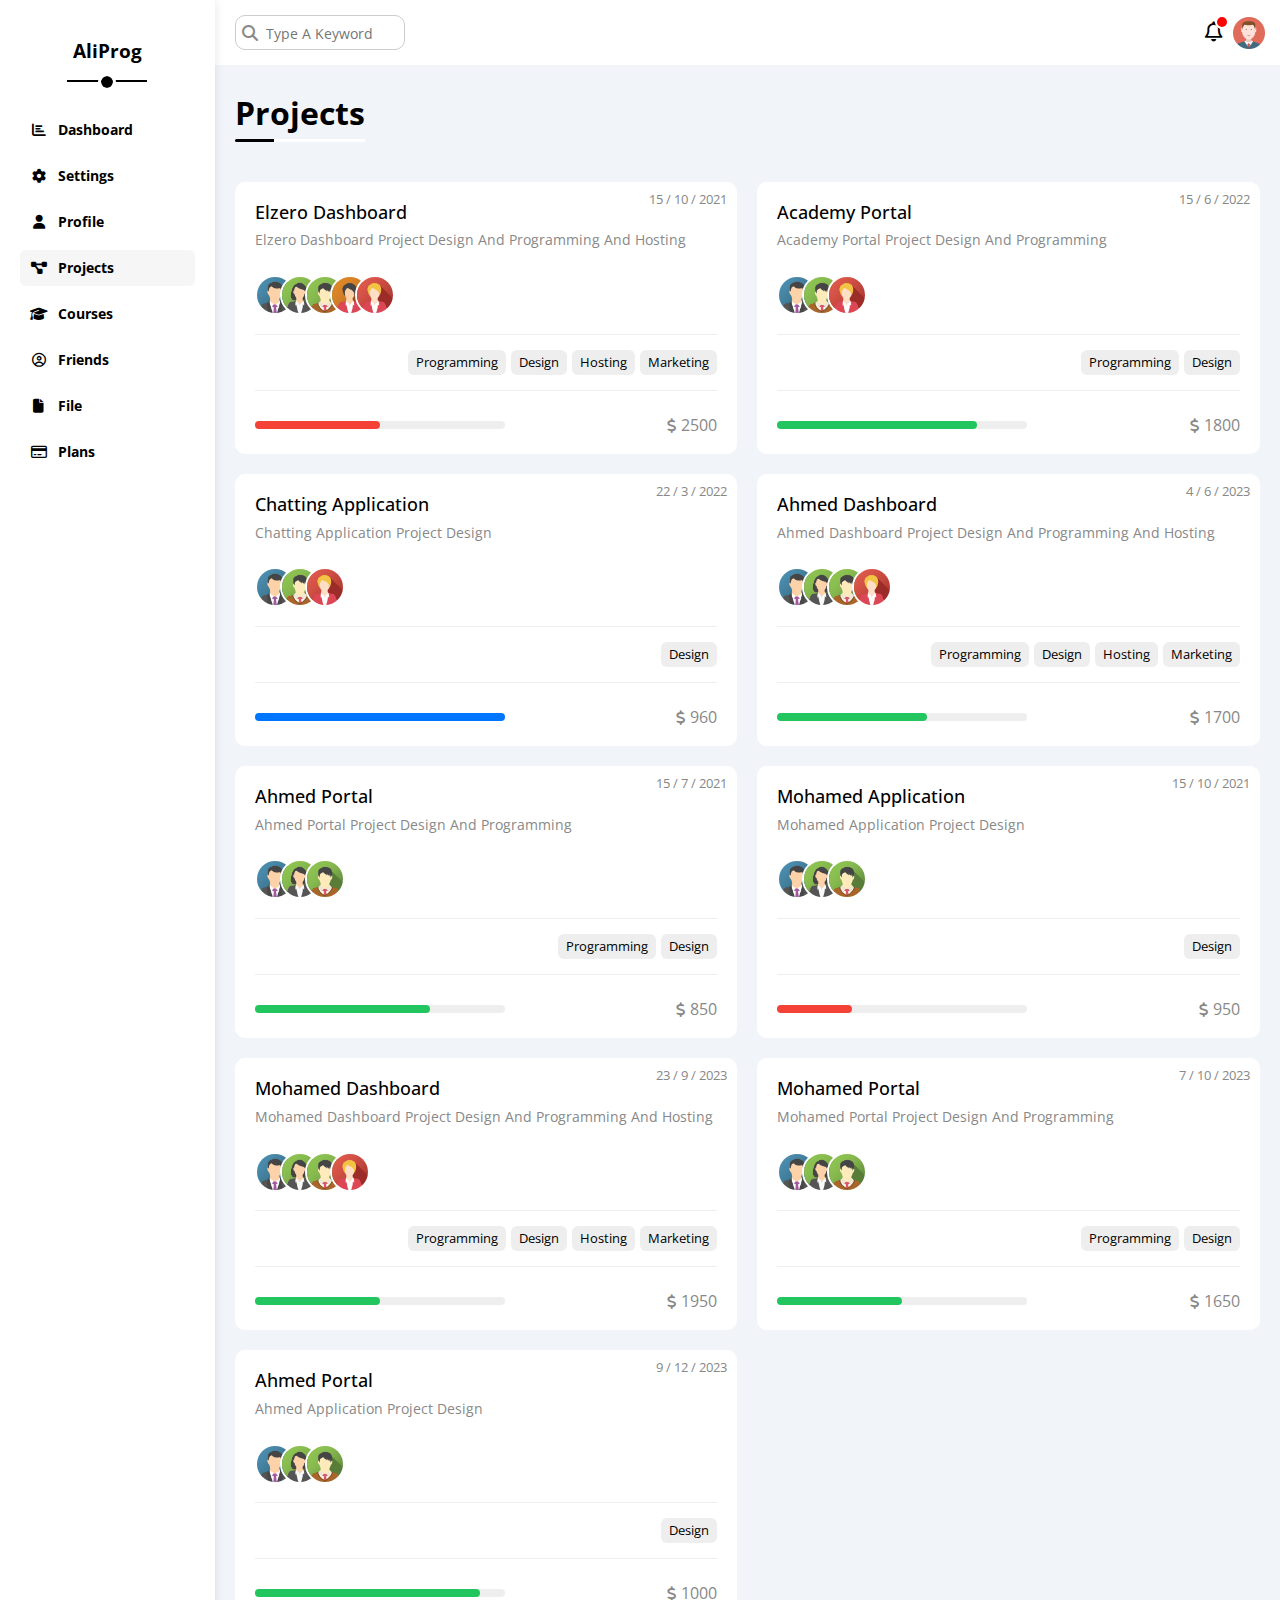
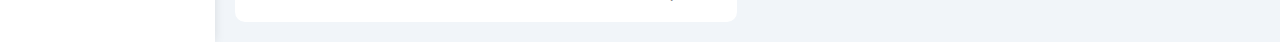
<file: projects.html>
<!DOCTYPE html>
<html lang="en">
<head>
    <meta charset="UTF-8" />
    <link rel="stylesheet" href="css/framework.css" />
    <link rel="stylesheet" href="css/Normalize.css" />
    <link rel="stylesheet" href="css/all.min.css" />
    <link rel="stylesheet" href="css/style.css" />
    <meta name="viewport" content="width=device-width, initial-scale=1.0" />
    <title>Dashboard Website | AliProg (Projects)</title>
    <link rel="preconnect" href="https://fonts.googleapis.com" />
    <link rel="preconnect" href="https://fonts.gstatic.com" crossorigin />
    <link rel="shortcut icon" href="images/icon.png" type="image/x-icon">
    <link
    href="https://fonts.googleapis.com/css2?family=Barlow+Semi+Condensed:wght@500;600&family=Big+Shoulders+Display:wght@700&family=Cairo:wght@300;400;500;700&family=Inter:wght@400;700&family=Jomhuria&family=Kumbh+Sans:wght@400;700&family=Lexend+Deca&family=Montserrat:ital,wght@0,400;0,500;0,600;0,700;1,800&family=Open+Sans:ital,wght@0,300;0,400;0,500;0,600;0,700;0,800;1,300&family=Outfit:wght@300;400;600;700&family=Poppins:ital,wght@0,200;0,400;0,500;0,600;0,700;0,800;1,400;1,800&family=Raleway:wght@400;700&family=Red+Hat+Display:wght@500;700;900&family=STIX+Two+Text:wght@700&family=Shrikhand&family=Taviraj:wght@900&family=Work+Sans:ital,wght@0,300;0,400;0,500;0,600;0,700;0,800;1,200&display=swap"
    rel="stylesheet"
    />
</head>
<body>
    <div class="page d-flex">
        <aside class="bg-white p-20 p-relative transition box-shadow w-250">
            <h3 class="p-relative mt-20 txt-c">AliProg</h3>
            <ul>
                <li>
                    <a
                    href="index.html"
                    class="d-flex align-c fs-14 c-black rad-6 p-10 fw-bold mb-10 transition"
                    >
                    <i class="fas fa-chart-bar fa-fw mr-10"></i>
                    <span class="hidden-mobile">Dashboard</span>
                    </a>
                </li>
                <li>
                    <a href="settings.html" class="d-flex align-c fs-14 c-black rad-6 p-10 fw-bold mb-10 transition">
                    <i class="fas fa-cog fa-fw mr-10"></i>
                    <span class="hidden-mobile">Settings</span>
                    </a>
                </li>
                <li>
                    <a href="profile.html" class="d-flex align-c fs-14 c-black rad-6 p-10 fw-bold mb-10 transition">
                    <i class="fas fa-user fa-fw mr-10"></i>
                    <span class="hidden-mobile">Profile</span>
                    </a>
                </li>
                <li>
                    <a href="projects.html" class="active d-flex align-c fs-14 c-black rad-6 p-10 fw-bold mb-10">
                    <i class="fas fa-project-diagram fa-fw mr-10"></i>
                    <span class="hidden-mobile">Projects</span>
                    </a>
                </li>
                <li>
                    <a href="courses.html" class="d-flex align-c fs-14 c-black rad-6 p-10 fw-bold mb-10 transition">
                    <i class="fas fa-graduation-cap fa-fw mr-10"></i>
                    <span class="hidden-mobile">Courses</span>
                    </a>
                </li>
                <li>
                    <a href="friends.html" class="d-flex align-c fs-14 c-black rad-6 p-10 fw-bold mb-10 transition">
                    <i class="far fa-user-circle fa-fw mr-10"></i>
                    <span class="hidden-mobile">Friends</span>
                    </a>
                </li>
                <li>
                    <a href="files.html" class="d-flex align-c fs-14 c-black rad-6 p-10 fw-bold mb-10 transition">
                    <i class="fas fa-file fa-fw mr-10"></i>
                    <span class="hidden-mobile">File</span>
                    </a>
                </li>
                <li>
                    <a href="plans.html" class="d-flex align-c fs-14 c-black rad-6 p-10 fw-bold mb-10 transition">
                    <i class="far fa-credit-card fa-fw mr-10"></i>
                    <span class="hidden-mobile">Plans</span>
                    </a>
                </li>
            </ul>
        </aside>
        <main class="w-full hidden">
        <header class="between-flex p-15 bg-white hidden">
            <form action="#"">
                <div class="search-holder p-relative">
                    <i class="fas fa-search p-abs c-grey"></i>
                    <input type="email" placeholder="Type A Keyword" class="rad-10 pr-10 pl-30 border-ccc transition">
                </div>
            </form>
            <div class="right-side d-flex align-c ">
                <div class="bell-holder p-relative">
                    <i class="far fa-bell mr-10 pointer"></i>
                    <span class="rad-circle p-abs border-white pointer"></span>
                </div>
                <img src="images/avatar.png" class="max-w-full pointer w-32" alt="">
            </div>
        </header>
        <div class="special-header fw-bold p-relative pb-10">Projects</div>
        <div class="projects-page d-grid m-20">
            <div class="box p-relative bg-white rad-10 p-20">
                <span class="date d-block p-abs fs-13">15 / 10 / 2021</span>
                <h2 class="mt-0 mb-10">Elzero Dashboard</h2>
                <p class="mt-0 fs-14">Elzero Dashboard Project Design And Programming And Hosting</p>
                <div class="team d-flex p-relative">
                    <a href="#" class="p-abs"><img src="images/team-01.png" alt=""></a>
                    <a href="#" class="p-abs"><img src="images/team-02.png" alt=""></a>
                    <a href="#" class="p-abs"><img src="images/team-03.png" alt=""></a>
                    <a href="#" class="p-abs"><img src="images/team-04.png" alt=""></a>
                    <a href="#" class="p-abs"><img src="images/team-05.png" alt=""></a>
                </div>
                <div class="tasks d-flex align-c">
                    <div class="btn fs-13">Programming</div>
                    <div class="btn fs-13">Design</div>
                    <div class="btn fs-13">Hosting</div>
                    <div class="btn fs-13">Marketing</div>
                </div>
                <div class="footer between-flex ">
                    <div class="load bg-eee p-relative w-250">
                        <div class="load-fill" style="width: 50%;"></div>
                    </div>
                    <div class="price">
                        <i class="fa-solid fa-dollar-sign"></i>
                        <span>2500</span>
                    </div>
                </div>
            </div>
            <div class="box p-relative bg-white rad-10 p-20">
                <span class="date d-block p-abs fs-13">15 / 6 / 2022</span>
                <h2 class="mt-0 mb-10">Academy Portal</h2>
                <p class="mt-0 fs-14">Academy Portal Project Design And Programming</p>
                <div class="team d-flex p-relative">
                    <a href="#" class="p-abs"><img src="images/team-01.png" alt=""></a>
                    <a href="#" class="p-abs"><img src="images/team-03.png" alt=""></a>
                    <a href="#" class="p-abs"><img src="images/team-05.png" alt=""></a>
                </div>
                <div class="tasks d-flex align-c">
                    <div class="btn fs-13">Programming</div>
                    <div class="btn fs-13">Design</div>
                </div>
                <div class="footer between-flex ">
                    <div class="load bg-eee p-relative w-250">
                        <div class="load-fill" style="width: 80%;"></div>
                    </div>
                    <div class="price">
                        <i class="fa-solid fa-dollar-sign"></i>
                        <span>1800</span>
                    </div>
                </div>
            </div>
            <div class="box p-relative bg-white rad-10 p-20">
                <span class="date d-block p-abs fs-13">22 / 3 / 2022</span>
                <h2 class="mt-0 mb-10">Chatting Application</h2>
                <p class="mt-0 fs-14">Chatting Application Project Design</p>
                <div class="team d-flex p-relative">
                    <a href="#" class="p-abs"><img src="images/team-01.png" alt=""></a>
                    <a href="#" class="p-abs"><img src="images/team-03.png" alt=""></a>
                    <a href="#" class="p-abs"><img src="images/team-05.png" alt=""></a>
                </div>
                <div class="tasks d-flex align-c">
                    <div class="btn fs-13">Design</div>
                </div>
                <div class="footer between-flex ">
                    <div class="load bg-eee p-relative w-250">
                        <div class="load-fill" style="width: 100%;"></div>
                    </div>
                    <div class="price">
                        <i class="fa-solid fa-dollar-sign"></i>
                        <span>960</span>
                    </div>
                </div>
            </div>
            <div class="box p-relative bg-white rad-10 p-20">
                <span class="date d-block p-abs fs-13">4 / 6 / 2023</span>
                <h2 class="mt-0 mb-10">Ahmed Dashboard</h2>
                <p class="mt-0 fs-14">Ahmed Dashboard Project Design And Programming And Hosting</p>
                <div class="team d-flex p-relative">
                    <a href="#" class="p-abs"><img src="images/team-01.png" alt=""></a>
                    <a href="#" class="p-abs"><img src="images/team-02.png" alt=""></a>
                    <a href="#" class="p-abs"><img src="images/team-03.png" alt=""></a>
                    <a href="#" class="p-abs"><img src="images/team-05.png" alt=""></a>
                </div>
                <div class="tasks d-flex align-c">
                    <div class="btn fs-13">Programming</div>
                    <div class="btn fs-13">Design</div>
                    <div class="btn fs-13">Hosting</div>
                    <div class="btn fs-13">Marketing</div>
                </div>
                <div class="footer between-flex ">
                    <div class="load bg-eee p-relative w-250">
                        <div class="load-fill" style="width: 60%;"></div>
                    </div>
                    <div class="price">
                        <i class="fa-solid fa-dollar-sign"></i>
                        <span>1700</span>
                    </div>
                </div>
            </div>
            <div class="box p-relative bg-white rad-10 p-20">
                <span class="date d-block p-abs fs-13">15 / 7 / 2021</span>
                <h2 class="mt-0 mb-10">Ahmed Portal</h2>
                <p class="mt-0 fs-14">Ahmed Portal Project Design And Programming</p>
                <div class="team d-flex p-relative">
                    <a href="#" class="p-abs"><img src="images/team-01.png" alt=""></a>
                    <a href="#" class="p-abs"><img src="images/team-02.png" alt=""></a>
                    <a href="#" class="p-abs"><img src="images/team-03.png" alt=""></a>
                </div>
                <div class="tasks d-flex align-c">
                    <div class="btn fs-13">Programming</div>
                    <div class="btn fs-13">Design</div>
                </div>
                <div class="footer between-flex ">
                    <div class="load bg-eee p-relative w-250">
                        <div class="load-fill" style="width: 70%;"></div>
                    </div>
                    <div class="price">
                        <i class="fa-solid fa-dollar-sign"></i>
                        <span>850</span>
                    </div>
                </div>
            </div>
            <div class="box p-relative bg-white rad-10 p-20">
                <span class="date d-block p-abs fs-13">15 / 10 / 2021</span>
                <h2 class="mt-0 mb-10">Mohamed Application</h2>
                <p class="mt-0 fs-14">Mohamed Application Project Design</p>
                <div class="team d-flex p-relative">
                    <a href="#" class="p-abs"><img src="images/team-01.png" alt=""></a>
                    <a href="#" class="p-abs"><img src="images/team-02.png" alt=""></a>
                    <a href="#" class="p-abs"><img src="images/team-03.png" alt=""></a>
                </div>
                <div class="tasks d-flex align-c">
                    <div class="btn fs-13">Design</div>
                </div>
                <div class="footer between-flex ">
                    <div class="load bg-eee p-relative w-250">
                        <div class="load-fill" style="width: 30%;"></div>
                    </div>
                    <div class="price">
                        <i class="fa-solid fa-dollar-sign"></i>
                        <span>950</span>
                    </div>
                </div>
            </div>
            <div class="box p-relative bg-white rad-10 p-20">
                <span class="date d-block p-abs fs-13">23 / 9 / 2023</span>
                <h2 class="mt-0 mb-10">Mohamed Dashboard</h2>
                <p class="mt-0 fs-14">Mohamed Dashboard Project Design And Programming And Hosting</p>
                <div class="team d-flex p-relative">
                    <a href="#" class="p-abs"><img src="images/team-01.png" alt=""></a>
                    <a href="#" class="p-abs"><img src="images/team-02.png" alt=""></a>
                    <a href="#" class="p-abs"><img src="images/team-03.png" alt=""></a>
                    <a href="#" class="p-abs"><img src="images/team-05.png" alt=""></a>
                </div>
                <div class="tasks d-flex align-c">
                    <div class="btn fs-13">Programming</div>
                    <div class="btn fs-13">Design</div>
                    <div class="btn fs-13">Hosting</div>
                    <div class="btn fs-13">Marketing</div>
                </div>
                <div class="footer between-flex ">
                    <div class="load bg-eee p-relative w-250">
                        <div class="load-fill" style="width: 50%;"></div>
                    </div>
                    <div class="price">
                        <i class="fa-solid fa-dollar-sign"></i>
                        <span>1950</span>
                    </div>
                </div>
            </div>
            <div class="box p-relative bg-white rad-10 p-20">
                <span class="date d-block p-abs fs-13">7 / 10 / 2023</span>
                <h2 class="mt-0 mb-10">Mohamed Portal</h2>
                <p class="mt-0 fs-14">Mohamed Portal Project Design And Programming</p>
                <div class="team d-flex p-relative">
                    <a href="#" class="p-abs"><img src="images/team-01.png" alt=""></a>
                    <a href="#" class="p-abs"><img src="images/team-02.png" alt=""></a>
                    <a href="#" class="p-abs"><img src="images/team-03.png" alt=""></a>
                </div>
                <div class="tasks d-flex align-c">
                    <div class="btn fs-13">Programming</div>
                    <div class="btn fs-13">Design</div>
                </div>
                <div class="footer between-flex ">
                    <div class="load bg-eee p-relative w-250">
                        <div class="load-fill" style="width: 50%;"></div>
                    </div>
                    <div class="price">
                        <i class="fa-solid fa-dollar-sign"></i>
                        <span>1650</span>
                    </div>
                </div>
            </div>
            <div class="box p-relative bg-white rad-10 p-20">
                <span class="date d-block p-abs fs-13">9 / 12 / 2023</span>
                <h2 class="mt-0 mb-10">Ahmed Portal</h2>
                <p class="mt-0 fs-14">Ahmed Application Project Design</p>
                <div class="team d-flex p-relative">
                    <a href="#" class="p-abs"><img src="images/team-01.png" alt=""></a>
                    <a href="#" class="p-abs"><img src="images/team-02.png" alt=""></a>
                    <a href="#" class="p-abs"><img src="images/team-03.png" alt=""></a>
                </div>
                <div class="tasks d-flex align-c">
                    <div class="btn fs-13">Design</div>
                </div>
                <div class="footer between-flex ">
                    <div class="load bg-eee p-relative w-250">
                        <div class="load-fill" style="width: 90%;"></div>
                    </div>
                    <div class="price">
                        <i class="fa-solid fa-dollar-sign"></i>
                        <span>1000</span>
                    </div>
                </div>
            </div>
        </div>
    </main>
</body>
</html>
</file>
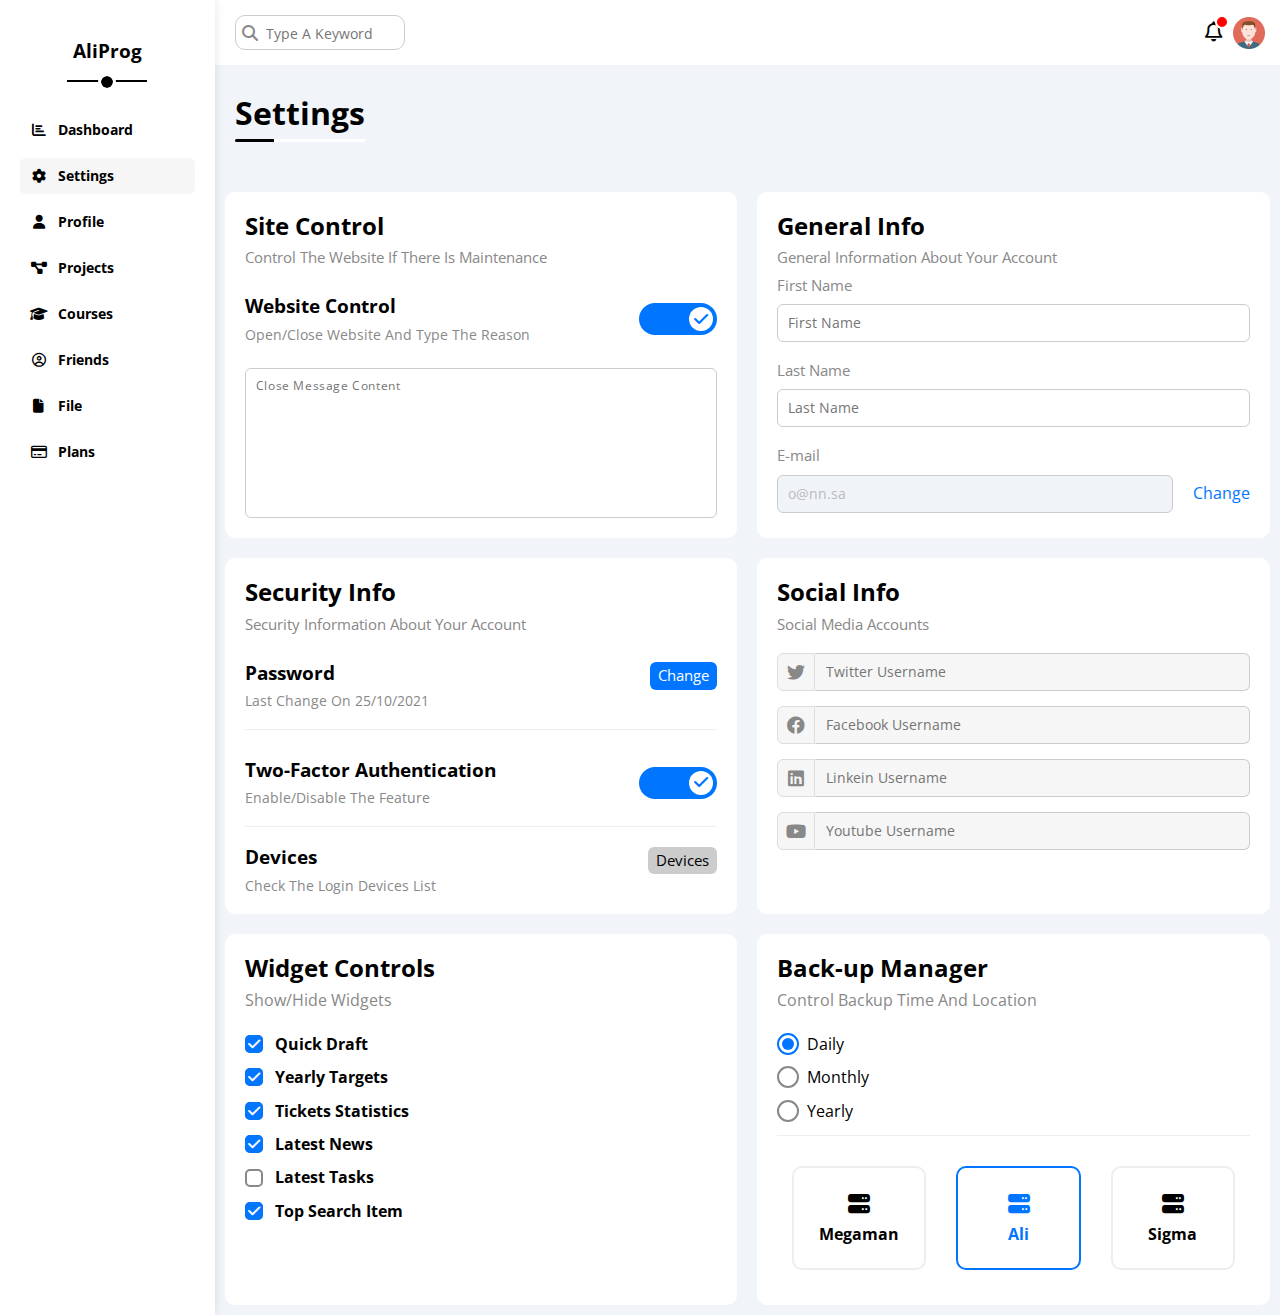
<file: settings.html>
<!DOCTYPE html>
<html lang="en">
  <head>
    <meta charset="UTF-8" />
    <link rel="stylesheet" href="css/framework.css" />
    <link rel="stylesheet" href="css/Normalize.css" />
    <link rel="stylesheet" href="css/all.min.css" />
    <link rel="stylesheet" href="css/style.css" />
    <meta name="viewport" content="width=device-width, initial-scale=1.0" />
    <title>Dashboard Website | AliProg (Settings)</title>
    <link rel="preconnect" href="https://fonts.googleapis.com" />
    <link rel="preconnect" href="https://fonts.gstatic.com" crossorigin />
    <link rel="shortcut icon" href="images/icon.png" type="image/x-icon">
    <link
      href="https://fonts.googleapis.com/css2?family=Barlow+Semi+Condensed:wght@500;600&family=Big+Shoulders+Display:wght@700&family=Cairo:wght@300;400;500;700&family=Inter:wght@400;700&family=Jomhuria&family=Kumbh+Sans:wght@400;700&family=Lexend+Deca&family=Montserrat:ital,wght@0,400;0,500;0,600;0,700;1,800&family=Open+Sans:ital,wght@0,300;0,400;0,500;0,600;0,700;0,800;1,300&family=Outfit:wght@300;400;600;700&family=Poppins:ital,wght@0,200;0,400;0,500;0,600;0,700;0,800;1,400;1,800&family=Raleway:wght@400;700&family=Red+Hat+Display:wght@500;700;900&family=STIX+Two+Text:wght@700&family=Shrikhand&family=Taviraj:wght@900&family=Work+Sans:ital,wght@0,300;0,400;0,500;0,600;0,700;0,800;1,200&display=swap"
      rel="stylesheet"
    />
  </head>
  <body>
    <div class="page d-flex">
      <aside class="bg-white p-20 p-relative transition box-shadow w-250">
        <h3 class="p-relative mt-20 txt-c">AliProg</h3>
        <ul>
          <li>
            <a
              href="index.html"
              class="d-flex align-c fs-14 c-black rad-6 p-10 fw-bold mb-10 transition"
            >
              <i class="fas fa-chart-bar fa-fw mr-10"></i>
              <span class="hidden-mobile">Dashboard</span>
            </a>
          </li>
          <li>
            <a href="settings.html" class="active d-flex align-c fs-14 c-black rad-6 p-10 fw-bold mb-10">
              <i class="fas fa-cog fa-fw mr-10"></i>
              <span class="hidden-mobile">Settings</span>
            </a>
          </li>
          <li>
            <a href="profile.html" class="d-flex align-c fs-14 c-black rad-6 p-10 fw-bold mb-10 transition">
              <i class="fas fa-user fa-fw mr-10"></i>
              <span class="hidden-mobile">Profile</span>
            </a>
          </li>
          <li>
            <a href="projects.html" class="d-flex align-c fs-14 c-black rad-6 p-10 fw-bold mb-10 transition">
              <i class="fas fa-project-diagram fa-fw mr-10"></i>
              <span class="hidden-mobile">Projects</span>
            </a>
          </li>
          <li>
            <a href="courses.html" class="d-flex align-c fs-14 c-black rad-6 p-10 fw-bold mb-10 transition">
              <i class="fas fa-graduation-cap fa-fw mr-10"></i>
              <span class="hidden-mobile">Courses</span>
            </a>
          </li>
          <li>
            <a href="friends.html" class="d-flex align-c fs-14 c-black rad-6 p-10 fw-bold mb-10 transition">
              <i class="far fa-user-circle fa-fw mr-10"></i>
              <span class="hidden-mobile">Friends</span>
            </a>
          </li>
          <li>
            <a href="files.html" class="d-flex align-c fs-14 c-black rad-6 p-10 fw-bold mb-10 transition">
              <i class="fas fa-file fa-fw mr-10"></i>
              <span class="hidden-mobile">File</span>
            </a>
          </li>
          <li>
            <a href="plans.html" class="d-flex align-c fs-14 c-black rad-6 p-10 fw-bold mb-10 transition">
              <i class="far fa-credit-card fa-fw mr-10"></i>
              <span class="hidden-mobile">Plans</span>
            </a>
          </li>
        </ul>
      </aside>
      <main class="w-full hidden">
        <header class="between-flex p-15 bg-white hidden">
            <form action="#"">
                <div class="search-holder p-relative">
                    <i class="fas fa-search p-abs c-grey"></i>
                    <input type="email" placeholder="Type A Keyword" class="rad-10 pr-10 pl-30 border-ccc transition">
                </div>
            </form>
            <div class="right-side d-flex align-c ">
                <div class="bell-holder p-relative">
                    <i class="far fa-bell mr-10 pointer"></i>
                    <span class="rad-circle p-abs border-white pointer"></span>
                </div>
                <img src="images/avatar.png" class="max-w-full pointer w-32" alt="">
              </div>
        </header>
        <div class="special-header fw-bold p-relative pb-10">Settings</div>
        <div class="settings-page d-grid">

            <div class="site-control bg-white p-20 rad-10 m-10">
                <h2 class="mt-0 mb-10">Site Control</h2>
                <p class="mt-0 mb-10 fs-15 c-grey">Control The Website If There Is Maintenance</p>
                <div class="setting between-flex mb-25">
                    <div class="text">
                        <h3 class="mb-10">Website Control</h3>
                        <span class="d-block mt-0 fs-14 c-grey">Open/Close Website And Type The Reason</span>
                    </div>
                    <label>
                        <input type="checkbox" class="toggle-checkbox" checked>
                        <div class="toggle-switch"></div>
                    </label>
                </div>
                <textarea class="w-full rad-6 d-block p-10 fs-12 border-ccc" placeholder="Close Message Content"></textarea>
            </div>

            <div class="general-info bg-white p-20 rad-10 m-10">
                <h2 class="mt-0 mb-10">General Info</h2>
                <p class="mb-10 mt-0 fs-15 c-grey fs-15">General Information About Your Account</p>
                <form action="#" class="w-full d-flex flx-col">
                    <label class="mb-10 c-grey fs-15">First Name</label>
                    <input type="text" autocomplete="off" placeholder="First Name" class="mb-20 p-10 fs-14 rad-6 border-ccc">
                    <label class="mb-10 c-grey fs-15">Last Name</label>
                    <input type="text" autocomplete="off" placeholder="Last Name" class="mb-20 p-10 fs-14 rad-6 border-ccc">
                    <label class="mb-10 c-grey fs-15">E-mail</label>
                    <div class="row d-flex align-c gap-20">
                        <input type="email" autocomplete="off" value="o@nn.sa" disabled class=" p-10 fs-14 rad-6 border-ccc flx-1">
                        <a href="#" class="c-blue">Change</a>
                    </div>
                </form>
            </div>

            <div class="security-info bg-white p-20 rad-10 m-10">
              <h2 class="mt-0 mb-10">Security Info</h2>
              <p class="fs-15 mb-10 mt-0 c-grey">Security Information About Your Account</p>
              <div class="row between-flex mb-10 pb-20 border-btm-eee">
                <div class="text">
                  <h3 class="mb-10">Password</h3>
                  <span class="d-block fs-14 c-grey">Last Change On 25/10/2021</span>
                </div>
                <a href="#" class="btn fs-15">Change</a>
              </div>
              <div class="row between-flex pb-20 border-btm-eee">
                <div class="text">
                  <h3 class="mb-10">Two-Factor Authentication</h3>
                  <span class="d-block fs-14 c-grey">Enable/Disable The Feature</span>
                </div>
                <label>
                  <input type="checkbox" class="toggle-checkbox" checked>
                  <div class="toggle-switch"></div>
                </label>
              </div>
              <div class="row between-flex">
                <div class="text">
                  <h3 class="mb-10">Devices</h3>
                  <span class="d-block fs-14 c-grey">Check The Login Devices List</span>
                </div>
                <a href="#" class="btn fs-15 bg-ccc c-black">Devices</a>
              </div>
            </div>

            <div class="social-info bg-white p-20 rad-10 m-10">
              <h2 class="mt-0 mb-10">Social Info</h2>
              <p class="fs-15 mb-20 mt-0 c-grey">Social Media Accounts</p>
              <div class="row d-flex align-c mb-15">
                <i class="fa-brands fa-twitter mr-10 c-grey transition fs-18
                bg-f6"></i>
                <input type="text" class="p-10 fs-14 bg-f6 flx-1" placeholder="Twitter Username">
              </div>
              <div class="row d-flex align-c mb-15">
                <i class="fa-brands fa-facebook mr-10 c-grey transition fs-18
                bg-f6"></i>
                <input type="text" class="p-10 fs-14 bg-f6 flx-1" placeholder="Facebook Username">
              </div>
              <div class="row d-flex align-c mb-15">
                <i class="fa-brands fa-linkedin mr-10 c-grey transition fs-18
                bg-f6"></i>
                <input type="text" class="p-10 fs-14 bg-f6 flx-1" placeholder="Linkein Username">
              </div>
              <div class="row d-flex align-c mb-15">
                <i class="fa-brands fa-youtube mr-10 c-grey transition fs-18
                bg-f6"></i>
                <input type="text" class="p-10 fs-14 bg-f6 flx-1" placeholder="Youtube Username">
              </div>
            </div>

            <div class="widget-controls bg-white p-20 rad-10 m-10">
              <h2 class="mt-0 mb-10">Widget Controls</h2>
              <p class="mt-0 mb-25 c-grey">Show/Hide Widgets</p>
              <form action="">
                <div class="row d-flex align-c mb-15">
                  <input type="checkbox" id="one" checked>
                  <label for="one" class="fw-bold p-relative pointer">Quick Draft</label>
                </div>
                <div class="row d-flex align-c mb-15">
                  <input type="checkbox" id="two" checked>
                  <label for="two" class="fw-bold p-relative pointer">Yearly Targets</label>
                </div>
                <div class="row d-flex align-c mb-15" >
                  <input type="checkbox" id="three" checked>
                  <label for="three" class="fw-bold p-relative pointer">Tickets Statistics</label>
                </div>
                <div class="row d-flex align-c mb-15" >
                  <input type="checkbox" id="four" checked>
                  <label for="four" class="fw-bold p-relative pointer">Latest News</label>
                </div>
                <div class="row d-flex align-c mb-15">
                  <input type="checkbox" id="five">
                  <label for="five" class="fw-bold p-relative pointer">Latest Tasks</label>
                </div>
                <div class="row d-flex align-c mb-15" >
                  <input type="checkbox" id="six" checked>
                  <label for="six" class="fw-bold p-relative pointer">Top Search Item</label>
                </div>
              </form>
            </div>

            <div class="back-up bg-white p-20 rad-10 m-10">
              <h2 class="mt-0 mb-10">Back-up Manager</h2>
              <p class="mt-0 mb-25 c-grey">Control Backup Time And Location</p>
              <form action="#">
                <div class="row d-flex align-c mb-15">
                  <input type="radio" id="Daily" name="time" checked>
                  <label for="Daily" class="p-relative pointer">Daily</label>
                </div>
                <div class="row d-flex align-c mb-15">
                  <input type="radio" id="Monthly" name="time" >
                  <label for="Monthly" class="p-relative pointer">Monthly</label>
                </div>
                <div class="row d-flex align-c mb-15">
                  <input type="radio" id="Yearly" name="time" >
                  <label for="Yearly" class="p-relative pointer">Yearly</label>
                </div>
                <div class="servers d-flex align-c txt-c border-top-eee pt-15">
                  <input type="radio" name="server" id="Megaman" >
                  <div class="server m-15 rad-10 flx-1 pointer w-full p-10">
                      <label class="d-block m-15 fw-bold pointer" for="Megaman">
                        <i class="fa-solid fa-server mb-10 fs-22 pointer"></i>
                        Megaman
                      </label>
                  </div>
                  <input type="radio" name="server" id="Ali" checked>
                  <div class="server m-15 rad-10 flx-1 pointer w-full p-10">
                      <label class="d-block m-15 fw-bold pointer" for="Ali">
                        <i class="fa-solid fa-server mb-10 fs-22 pointer"></i>
                        Ali
                      </label>
                  </div>
                  <input type="radio" name="server" id="Sigma" >
                  <div class="server m-15 rad-10 flx-1 pointer w-full p-10">
                      <label class="d-block m-15 fw-bold pointer" for="Sigma">
                        <i class="fa-solid fa-server mb-10 fs-22 pointer"></i>
                        Sigma
                      </label>
                  </div>
                </div>
              </form>
            </div>
            
        </div>
    </main>
  </body>
</html>
</file>
<file: css/framework.css>
:root {
  --blue-color: #0075ff;
  --blue-alt-color: #0d69d5;
  --orange-color: #f59e0b;
  --green-color: #22c55e;
  --red-color: #f44336;
  --grey-color: #888;
  --white-color: #fff;
  --lightGrey-color: #eee;
  --main-transiton-dur: 0.3s;
}
/* start box */
.d-flex {
  display: flex;
}
.d-block {
  display: block;
}
.align-c {
  align-items: center;
}
.jc-c {
  justify-content: center;
}
.jc-s {
  justify-content: space-between;
}
.flx-col {
  flex-direction: column;
}
.flx-1 {
  flex: 1;
}
.flx-wrap {
  flex-wrap: wrap;
}
.d-grid {
  display: grid;
}
.gap-20 {
  gap: 20px;
}
/* end box */
/* start margins + paddings */
.p-10 {
  padding: 10px;
}
.p-15 {
  padding: 15px;
}
.p-20 {
  padding: 20px;
}
.pt-10 {
  padding-top: 10px;
}
.pt-15 {
  padding-top: 15px;
}
.pr-10 {
  padding-right: 10px;
}
.pb-10 {
  padding-bottom: 10px;
}
.pb-15 {
  padding-bottom: 15px;
}
.pt-20 {
  padding-top: 20px;
}
.pb-20 {
  padding-bottom: 20px;
}
.pl-10 {
  padding-left: 10px;
}
.pl-30 {
  padding-left: 30px;
}
.m-0 {
  margin: 0;
}
.m-10 {
  margin: 10px;
}
.m-15 {
  margin: 15px;
}
.m-20 {
  margin: 20px;
}
.mt-0 {
  margin-top: 0;
}
.mt-5 {
  margin-top: 5px;
}
.mt-10 {
  margin-top: 10px;
}
.mt-15 {
  margin-top: 15px;
}
.mt-10 {
  margin-top: 10px;
}
.mt-20 {
  margin-top: 20px;
}
.mr-5 {
  margin-right: 5px;
}
.mr-10 {
  margin-right: 10px;
}
.mr-15 {
  margin-right: 15px;
}
.mr-20 {
  margin-right: 20px;
}
.mr-30 {
  margin-right: 30px;
}
.mb-5 {
  margin-bottom: 5px;
}
.mb-10 {
  margin-bottom: 10px;
}
.mb-15 {
  margin-bottom: 15px;
}
.mb-20 {
  margin-bottom: 20px;
}
.mb-25 {
  margin-bottom: 25px;
}
.mb-30 {
  margin-bottom: 30px;
}
.ml-20 {
  margin-left: 20px;
}
.w-250 {
  width: 250px;
}
.w-32 {
  width: 32px;
}
.w-40 {
  width: 40px;
}
.w-64 {
  width: 64px;
}
.w-100 {
  width: 100px;
}
.w-full {
  width: 100%;
}
.max-w-full {
  max-width: 100%;
}
.h-full {
  height: 100%;
}
.h-64 {
  height: 64px;
}
.h-40 {
  height: 40px;
}
.top-0 {
  top: 0;
}
.left-0 {
  left: 0;
}
@media screen and (width < 767px) {
  .m-10-mobile {
    margin: 10px;
  }
}
/* end margins + paddings */
/* start Colors */
.bg-eee {
  background-color: var(--lightGrey-color);
}
.bg-blue {
  background-color: var(--blue-color);
}
.bg-orange {
  background-color: var(--orange-color);
}
.bg-green {
  background-color: var(--green-color);
}
.bg-red {
  background-color: var(--red-color);
}
.bg-grey {
  background-color: var(--grey-color);
}
.bg-white {
  background-color: var(--white-color);
}
.bg-f6 {
  background-color: #f6f6f6;
}
.c-black {
  color: #000;
}
.c-blue {
  color: var(--blue-color);
}
.c-orange {
  color: var(--orange-color);
}
.c-green {
  color: var(--green-color);
}
.c-red {
  color: var(--red-color);
}
.c-grey {
  color: var(--grey-color);
}
.c-white {
  color: var(--white-color);
}
.box-shadow {
  box-shadow: 0 0 10px rgba(0, 0, 0, 0.1);
}
.border-eee {
  border: 1px solid var(--lightGrey-color);
}
.border-ccc {
  border: 1px solid #ccc;
}
.border-white {
  border: 2px solid var(--white-color);
}
.border-white-5px {
  border: 5px solid var(--white-color);
}
.border-top-eee {
  border-top: 1px solid var(--lightGrey-color);
}
.border-btm-eee {
  border-bottom: 1px solid var(--lightGrey-color);
}
.border-block-eee {
  border-block: 1px solid var(--lightGrey-color);
}
/* end Colors */
/* start positions */
.p-relative {
  position: relative;
}
.p-abs {
  position: absolute;
}
.hidden {
  overflow: hidden;
}
.resize-none {
  resize: none;
}
@media screen and (max-width: 767px) {
  .hidden-mobile {
    display: none;
  }
}
.transition {
  transition: all var(--main-transiton-dur) ease;
}
.pointer {
  cursor: pointer;
}
/* end positions */
/* start typography */
.txt-c {
  text-align: center;
}
.fs-12 {
  font-size: 12px;
}
.fs-13 {
  font-size: 13px;
}
.fs-14 {
  font-size: 14px;
}
.fs-15 {
  font-size: 15px;
}
.fs-16 {
  font-size: 16px;
}
.fs-18 {
  font-size: 18px;
}
.fs-20 {
  font-size: 20px;
}
.fs-22 {
  font-size: 22px;
}
.fs-28 {
  font-size: 28px;
}
.fw-bold {
  font-weight: bold;
}
.fw-normal {
  font-weight: 500;
}
@media screen and (width < 767px) {
  .txt-c-mobile {
    text-align: center;
  }
}
/* end typography */
/* start circles */
.rad-6 {
  border-radius: 6px;
}
.rad-10 {
  border-radius: 10px;
}
.rad-circle {
  border-radius: 50%;
}
/* end circles */
/* start Componants */
.between-flex {
  display: flex;
  justify-content: space-between;
  align-items: center;
}
.center-flex {
  display: flex;
  justify-content: center;
  align-items: center;
}
@media screen and (max-width: 767px) {
  .block-mobile {
    display: block;
  }
}
/* end Componants */
</file>
<file: css/style.css>
:root {
  --blue-color: #0075ff;
  --blue-alt-color: #0d69d5;
  --orange-color: #f59e0b;
  --green-color: #22c55e;
  --red-color: #f44336;
  --grey-color: #888;
  --lightGrey-color: #eee;
  --white-color: #fff;
  --main-transiton-dur: 0.3s;
}

* {
  box-sizing: border-box;
}

*:focus {
  outline: none;
}

body {
  font-family: "Open Sans", sans-serif;
  padding: 0;
  margin: 0;
}

ul {
  padding: 0;
  margin: 0;
  list-style-type: none;
}

a {
  text-decoration: none;
}

.page {
  background-color: #f1f5f9;
  min-height: 100vh;
}

/* start Componants */
.special-header {
  margin: 30px 20px 40px;
  font-size: 32px;
  width: fit-content;
}

.special-header::after {
  content: "";
  bottom: 0;
  left: 0;
  background-image: linear-gradient(90deg, #000 30%, #fff 30%);
  width: 100%;
  height: 3px;
  position: absolute;
  border-radius: 10px;
}

.wrapper {
  grid-template-columns: repeat(auto-fill, minmax(450px, 1fr));
}

@media screen and (width < 767px) {
  .wrapper {
    grid-template-columns: minmax(200px, 1fr);
    gap: 10px;
    margin: 10px;
  }
}

.btn {
  text-decoration: none;
  padding: 5px 8px;
  background-color: var(--blue-color);
  display: flex;
  justify-content: center;
  align-items: center;
  width: fit-content;
  color: var(--white-color);
  border-radius: 6px;
  transition: background-color var(--main-transiton-dur) ease;
}

.btn:hover {
  background-color: var(--blue-alt-color);
}

.toggle-checkbox {
  -webkit-appearance: none;
  appearance: none;
}

.toggle-switch {
  background-color: #ccc;
  cursor: pointer;
  width: 78px;
  height: 32px;
  border-radius: 20px;
  position: relative;
}

.toggle-switch::before {
  font-family: var(--fa-style-family-classic);
  font-weight: 900;
  content: "\f00d";
  background-color: var(--white-color);
  width: 24px;
  height: 24px;
  border-radius: 50%;
  position: absolute;
  top: 4px;
  left: 4px;
  display: flex;
  justify-content: center;
  align-items: center;
  color: var(--grey-color);
  transition: all var(--main-transiton-dur) ease;
}

.toggle-checkbox:checked + .toggle-switch {
  background-color: var(--blue-color);
}

.toggle-checkbox:checked + .toggle-switch::before {
  content: "\f00c";
  left: 50px;
  color: var(--blue-color);
}

:disabled {
  background-color: #f0f4f8;
  color: #bbb;
}
/* end Componants */
/* start scrollbar */
::-webkit-scrollbar {
  width: 10px;
}

::-webkit-scrollbar-track {
  background-color: var(--white-color);
}

::-webkit-scrollbar-thumb {
  border-radius: 10px;
  background-color: var(--blue-color);
}

::-webkit-scrollbar-thumb:hover {
  background-color: var(--blue-alt-color);
}
/* end scrollbar */
/* start side-bar */
aside {
  > h3 {
    margin-bottom: 50px;
    &::before,
    &::after {
      content: "";
      position: absolute;
      left: 50%;
      transform: translateX(-50%);
    }
    &::before {
      border-radius: 50%;
      background-color: #000;
      outline: 3px solid var(--white-color);
      width: 12px;
      height: 12px;
      bottom: -26px;
      z-index: 2;
    }
    &::after {
      bottom: -20px;
      width: 80px;
      height: 2px;
      background-color: #000;
      z-index: 1;
    }
  }
  ul {
    & li {
      & a.active,
      & a:hover {
        background-color: #f6f6f6;
      }
    }
  }
}
@media screen and (max-width: 767px) {
  .page aside {
    width: 62px;
    padding: 10px;
  }
}
@media screen and (max-width: 767px) {
  .page aside > h3 {
    font-size: 13px;
    font-weight: bold;
    margin-bottom: 15px;
  }
}
@media screen and (max-width: 767px) {
  .page aside > h3::before,
  .page aside > h3::after {
    display: none;
  }
}
/* end side-bar */
/* start header */
main header form {
  max-width: 200px;
  .search-holder {
    & i {
      left: 12px;
      top: 50%;
      transform: translateY(-50%);
    }
    & input {
      width: calc(100% - 30px);
      height: 35px;
      margin-left: 5px;
    }
    & input::placeholder {
      font-size: 14px;
      transition: var(--main-transiton-dur);
    }
    & input:focus {
      width: 100%;
    }
    & input:focus::placeholder {
      opacity: 0;
    }
  }
}
main header {
  .right-side {
    & .bell-holder span {
      width: 14px;
      height: 14px;
      background-color: red;
      top: -7px;
      right: 4px;
    }
    & i {
      font-size: 20px;
    }
  }
}
/* end header */
/* start welcome widget */
.welcome {
  .body {
    & .center {
      margin: 70px 0 50px;
    }
    & .btn {
      margin: 0 15px 0 auto;
    }
  }
  .welcome-pic {
    width: 200px;
    margin-bottom: -15px;
  }
  .Profile-pic {
    bottom: -30px;
    left: 15px;
  }
}
@media screen and (max-width: 767px) {
  .welcome .head {
    padding-bottom: 30px;
  }
}
@media screen and (max-width: 1199px) {
  .welcome .body .btn {
    margin-bottom: 20px;
  }
}
@media screen and (max-width: 767px) {
  .Profile-pic {
    left: 50%;
    transform: translateX(-50%);
  }
}
/* end welcome widget */
/* start quick draft */
.quick-draft form input,
.quick-draft form textarea {
  border: none;
}

.quick-draft form input:focus,
.quick-draft form textarea:focus {
  outline: none;
  border: none;
}

.quick-draft form input:focus::placeholder,
.quick-draft form textarea:focus::placeholder {
  opacity: 0;
  transition: all var(--main-transiton-dur) ease;
}

.quick-draft form input::placeholder,
.quick-draft form textarea::placeholder {
  font-size: 12px;
  letter-spacing: 0.9px;
}

.quick-draft form textarea {
  height: 200px;
}

.quick-draft .btn {
  margin-left: auto;
}
/* end quick draft */
/* start yearly target */
.yearly-target {
  .box {
    & i {
      width: 80px;
      height: 80px;
      display: flex;
      justify-content: center;
      align-items: center;
    }
  }
  .info {
    & .load {
      height: 4px;
      & .load-fill {
        & span {
          top: -30px;
          right: -17.5px;
          padding: 5px;
          width: 35px;
          height: 22px;
        }
        & span::after {
          content: "";
          border-style: solid;
          border-width: 5px;
          position: absolute;
          bottom: -10px;
          left: 50%;
          transform: translateX(-50%);
          width: 0;
          height: 0;
        }
      }
    }
  }
}

.yearly-target :nth-child(1 of .box) i {
  background-color: #0077ff50;
}
.yearly-target :nth-child(2 of .box) i {
  background-color: #f59f0b50;
}
.yearly-target :nth-child(3 of .box) i {
  background-color: #22c55e50;
}

.yearly-target :nth-child(1 of .box) .load {
  background-color: #0077ff50;
}
.yearly-target :nth-child(2 of .box) .load {
  background-color: #f59f0b50;
}
.yearly-target :nth-child(3 of .box) .load {
  background-color: #22c55e50;
}

.yearly-target :nth-child(1 of .box) .load-fill span::after {
  border-color: var(--blue-color) transparent transparent transparent;
}
.yearly-target :nth-child(2 of .box) .load-fill span::after {
  border-color: var(--orange-color) transparent transparent transparent;
}
.yearly-target :nth-child(3 of .box) .load-fill span::after {
  border-color: var(--green-color) transparent transparent transparent;
}
/* end yearly target */
/* start tickets */
.tickets .box-holder {
  .box {
    flex-basis: calc(50% - 10px);
  }
  p {
    font-size: 25px;
  }
}

@media screen and (max-width: 768px) {
  .tickets .box-holder .box {
    flex-basis: 100%;
  }
}

.tickets .box-holder :nth-child(1 of .box):hover {
  border-color: var(--orange-color);
}
.tickets .box-holder :nth-child(2 of .box):hover {
  border-color: var(--blue-color);
}
.tickets .box-holder :nth-child(3 of .box):hover {
  border-color: var(--green-color);
}
.tickets .box-holder :nth-child(4 of .box):hover {
  border-color: var(--red-color);
}
/* end tickets */
/* start news */
.news {
  .box {
    & img {
      margin: 20px 20px 20px 0;
    }
    & p:last-child {
      margin-left: auto;
      padding: 4px 6px;
      min-width: 90px;
    }
  }
}
@media screen and (max-width: 768px) {
  .news .box {
    flex-direction: column;
  }
  .news .box img {
    margin: 20px auto 10px;
  }
  .news .box p:last-child {
    margin: 10px auto 20px;
  }
}
/* end news */
/* start tasks */
.tasks :nth-child(4 of .box) h3 {
  opacity: 0.4;
  text-decoration: line-through;
}
.tasks .box i:hover {
  color: var(--red-color);
}
/* end tasks */
/* start Top-search */
.top-search .items :nth-child(2 of span) {
  padding: 5px 8px;
}
/* end Top-search */
/* start latest-upload */
.latest-upload .info p.bg-eee {
  padding: 5px 8px;
}
/* end latest-upload */
/* start project progress */
.project-progress {
  .row {
    & span {
      width: 20px;
      height: 20px;
      outline: 2px solid var(--blue-color);
    }
    &:not(:last-of-type) span::before {
      content: "";
      width: 3px;
      height: calc(100% + 10px);
      background-color: var(--blue-color);
      position: absolute;
      top: calc(100% + 2px);
      left: 50%;
      transform: translateX(-50%);
    }
    & span.done {
      background-color: var(--blue-color);
    }
    & span.current {
      animation: flashing 0.8s infinite alternate;
    }
  }
  img {
    right: 10px;
    bottom: 0;
    width: 150px;
    opacity: 0.2;
  }
}
@media screen and (width < 767px) {
  .project-progress .row p {
    font-size: 15px;
  }
}
@keyframes flashing {
  0% {
    background-color: var(--white-color);
  }
  100% {
    background-color: var(--blue-color);
  }
}
/* end project progress */
/* start reminder */
.reminder .row {
  span:first-child {
    width: 15px;
    height: 15px;
  }
  &.blue {
    & .text {
      border-left-color: var(--blue-color);
    }
  }
  &.green {
    & .text {
      border-left-color: var(--green-color);
    }
  }
  &.orange {
    & .text {
      border-left-color: var(--orange-color);
    }
  }
  &.red {
    & .text {
      border-left-color: var(--red-color);
    }
  }
  .text {
    border-left: 2px solid;
  }
}
@media screen and (width < 767px) {
  .reminder .text {
    font-size: 14px;
  }
}
/* end reminder */
/* start latest-post */
.latest-post {
  .head {
    & img {
      width: 50px;
      height: 50px;
    }
  }
  .post {
    & article {
      line-height: 1.7;
    }
  }
  .footer {
    & .love-count {
      & i:hover {
        color: var(--red-color);
      }
    }
  }
}
/* end latest-post */
/* start social-media */
.social-media {
  .icon {
    & i {
      width: 50px;
      height: 50px;
      font-size: 26px;
      display: flex;
      justify-content: center;
      align-items: center;
      &:hover {
        transform: rotate(5deg);
      }
    }
  }
  .twitter {
    background-color: hsl(203deg 89% 53% / 20%);
    color: #1da1f2;
    & i,
    & .btn {
      background-color: #1da1f2;
    }
  }
  .facebook {
    background-color: hsl(214deg 89% 52% / 20%);
    color: #1877f2;
    & i,
    & .btn {
      background-color: #1877f2;
    }
  }
  .youtube {
    background-color: hsl(0deg 100% 50% / 20%);
    color: #ff0000;
    & i,
    & .btn {
      background-color: #ff0000;
    }
  }
  .linkedin {
    background-color: hsl(210deg 90% 40% / 20%);
    color: #0a66c2;
    & i,
    & .btn {
      background-color: #0a66c2;
    }
  }
}
/* end social-media */
/* start table */
.responsive-table {
  overflow-x: auto;
  table {
    min-width: 1000px;
    border-spacing: 0;
    & td {
      padding: 15px;
      & .pending {
        background-color: var(--orange-color);
      }
      & .done {
        background-color: var(--green-color);
      }
      & .reject {
        background-color: var(--red-color);
      }
      & .prgress {
        background-color: var(--blue-color);
      }
    }
    & tbody {
      & td {
        border-left: 1px solid #eee;
      }
      & tr:hover td {
        background-color: #faf7f7;
      }
      & td:last-child {
        border-right: 1px solid #eee;
      }
      & img {
        width: 32px;
        height: 32px;
        border: 3px solid var(--white-color);
      }
      & img:not(:first-child) {
        margin-left: -20px;
      }
    }
  }
}
/* end table */
/* ================= */
/* start settings */
/* start site-control */
.settings-page {
  grid-template-columns: repeat(auto-fill, minmax(500px, 1fr));
}
@media screen and (width < 767px) {
  .settings-page {
    grid-template-columns: minmax(100px, 1fr);
  }
}
@media screen and (width < 767px) {
  .site-control p,
  .site-control span {
    font-size: 12px;
  }
}

.site-control {
  textarea {
    resize: none;
    min-height: 150px;
    &::placeholder {
      font-size: 12px;
      letter-spacing: 0.6px;
    }
  }
}
/* end site-control */
/* start General-info */
.general-info {
  form {
    & input::placeholder {
      font-size: 14px;
    }
    & .row {
      & input {
        cursor: not-allowed;
      }
    }
  }
}
/* end General-info */
/* start Securtiy-info */
/*
  don't replace it , it's an overrider
*/
.security-info .row:last-of-type a {
  background-color: #ccc;
  color: #000;
}
/* end Securtiy-info */
/* start social-media */
.social-info {
  & .row:focus-within i {
    color: #000;
  }
  & .row i {
    border: 1px solid #ddd;
    border-radius: 6px 0 0 6px;
    margin: 0;
    width: 38px;
    height: 38px;
    display: flex;
    justify-content: center;
    align-items: center;
  }
  & input {
    border-radius: 0 6px 6px 0;
    border: 1px solid;
    border-color: #ccc #ccc #ccc transparent;
  }
  & input::placeholder {
    font-size: 14px;
  }
}
/* end social-media */
/* start widgets control */
.widget-controls {
  .row {
    & input[type="checkbox"] {
      -webkit-appearance: none;
      appearance: none;
    }
    & label {
      padding-left: 30px;
      &::before,
      &::after {
        position: absolute;
        top: 50%;
        left: 0;
        border-radius: 5px;
        transition: all var(--main-transiton-dur) ease;
        margin-top: -9px;
      }
      &::before {
        content: "";
        border: 2px solid var(--grey-color);
        width: 14px;
        height: 14px;
      }
      &:hover::before {
        border-color: var(--blue-color);
      }
      &::after {
        font-family: var(--fa-style-family-classic);
        font-weight: 900;
        content: "\f00c";
        color: var(--white-color);
        background-color: var(--blue-color);
        width: 18px;
        height: 18px;
        display: flex;
        justify-content: center;
        align-items: center;
        font-size: 14px;
        transform: scale(0) rotate(360deg);
      }
    }
    & input[type="checkbox"]:checked + label::after {
      transform: scale(1);
    }
  }
}
/* end widgets control */
/* start back-up */
.back-up {
  form {
    & input[type="radio"] {
      -webkit-appearance: none;
      appearance: none;
    }
  }
  .row {
    & label {
      padding-left: 30px;
      &::before,
      &::after {
        content: "";
        position: absolute;
        top: 50%;
        border-radius: 50%;
      }
      &::before {
        width: 18px;
        height: 18px;
        left: 0;
        transform: translateY(-50%);
        border: 2px solid var(--grey-color);
      }
      &::after {
        width: 12px;
        height: 12px;
        left: 5px;
        background-color: var(--blue-color);
        transition: all var(--main-transiton-dur) ease;
        transform: translateY(-50%) scale(0);
      }
    }
    & input[type="radio"]:checked + label::after {
      transform: translateY(-50%) scale(1);
    }
    & input[type="radio"]:checked + label::before {
      border-color: var(--blue-color);
    }
  }
  .servers input[type="radio"]:checked + .server {
    border-color: var(--blue-color);
    color: var(--blue-color);
  }
  .server {
    border: 2px solid #eee;
    & i {
      display: block;
    }
  }
}
@media screen and (width < 767px) {
  .back-up .servers {
    flex-direction: column;
  }
}
/* end back-up */
/* end settings */
/* =========update needed======== */
/* start profile page */
/* start overview */
@media screen and (width < 767px) {
  .overview {
    flex-direction: column;
  }
}

.overview .avatar-box {
  flex-direction: column;
  padding-right: 20px;
  width: 100%;
  max-width: 300px;
}

@media screen and (width > 767px) {
  .overview .avatar-box {
    border-right: 1px solid #eee;
  }
}

.avatar-box p {
  font-size: 18px;
}

.avatar-box span {
  color: var(--grey-color);
  margin: 10px auto;
}

.avatar-box .load {
  max-width: 70%;
  border-radius: 20px;
  height: 6px;
  margin-inline: auto;
}

.avatar-box .load .load-fill {
  height: 100%;
  background-color: var(--blue-color);
  border-radius: inherit;
  left: 0;
  top: 0;
}

.avatar-box .star-icons {
  color: var(--orange-color);
}

.avatar-box .star-icons i {
  font-size: 14px;
  margin-right: 5px;
}

.avatar-box img {
  max-width: 120px;
  max-height: 120px;
  border-radius: 50%;
  margin-inline: auto;
}
/* end overview */

/* start info-box */
@media screen and (width < 767px) {
  .profile-page {
    margin: 10px;
  }
}
.info-box .row {
  flex-wrap: wrap;
  transition: all var(--main-transiton-dur) ease;
}

.info-box .row:hover {
  background-color: #f9f9f9;
}

.info-box .row:not(:last-child) {
  border-bottom: 1px solid #eee;
}

.info-box .row h4 {
  color: var(--grey-color);
  font-weight: normal;
}

.info-box .row > div {
  padding: 10px 0 0;
}

@media screen and (width > 767px) {
  .info-box .row > div {
    min-width: 250px;
  }
}

.info-box .row .fs-14 span:first-child {
  color: var(--grey-color);
}

@media screen and (width < 767px) {
  .info-box .row .fs-14 {
    margin: auto;
  }
  .info-box .row label {
    width: 100%;
  }
  .info-box .row .toggle-switch {
    margin: auto;
    width: fit-content;
  }
}

.info-box .row .toggle-switch {
  height: 20px;
  width: 85px;
}

.info-box .row .toggle-switch::before {
  width: 14px;
  height: 14px;
  left: 3px;
  top: 3px;
}

.info-box .row .toggle-checkbox:checked + .toggle-switch::before,
.info-box .row .toggle-checkbox + .toggle-switch::before {
  font-size: 12px;
}

.info-box .row .toggle-checkbox:checked + .toggle-switch::before {
  left: calc(85px - 18px);
}
/* end info-box */

/* start skills-set */
.more-data {
  gap: 20px;
}

@media screen and (width < 767px) {
  .more-data {
    flex-direction: column;
    gap: 10px;
  }
}

.skills-set {
  width: calc(250px - 20px);
}

@media screen and (width < 767px) {
  .skills-set {
    width: 100%;
    margin-top: 10px;
  }
}

.skills-set > p {
  color: var(--grey-color);
}

.skills-set .row {
  gap: 5px;
  margin-bottom: 20px;
  padding-bottom: 10px;
  margin-inline: auto;
}

@media screen and (width < 767px) {
  .skills-set .row {
    justify-content: center;
  }
}

.skills-set .row:not(:last-child) {
  border-bottom: 1px solid #eee;
}

.skills-set .row .btn {
  background-color: #eee;
  color: #000;
}

/* end skills-set */

.latest-activities {
  flex: 1;
}

@media screen and (width < 767px) {
  .latest-activities {
    margin-top: 0;
  }
}

.latest-activities > p {
  color: var(--grey-color);
}

.latest-activities .row {
  margin-bottom: 20px;
  padding-bottom: 20px;
}

@media screen and (width < 767px) {
  .latest-activities .row {
    flex-direction: column;
  }
}

.latest-activities .row:not(:last-child) {
  border-bottom: 1px solid #eee;
}

@media screen and (width > 767px) {
  .latest-activities .row .date-info {
    text-align: right;
  }
}

@media screen and (width < 767px) {
  .latest-activities .row .icon {
    flex-direction: column;
  }
}

.latest-activities .row p {
  margin-bottom: 5px;
}

.latest-activities .row span {
  color: var(--grey-color);
  font-size: 14px;
}

.latest-activities .row .icon img {
  max-width: 64px;
  max-height: 64px;
  width: 100%;
  height: 100%;
  margin-right: 10px;
  border-radius: 50%;
}

@media screen and (width < 767px) {
  .latest-activities .row .icon img {
    margin: auto;
  }
}
/* end profile page */

/* ================= */

/* start projects page */
.projects-page {
  grid-template-columns: repeat(auto-fill, minmax(500px, 1fr));
  gap: 20px;
}

@media screen and (width < 767px) {
  .projects-page {
    grid-template-columns: minmax(200px, 1fr);
    gap: 10px;
    margin-left: 10px;
    margin-right: 10px;
  }
}

.projects-page .box > span,
.projects-page .box > p {
  color: var(--grey-color);
}

.projects-page .box > span {
  right: 10px;
  top: 10px;
}

.projects-page .box > p {
  margin-bottom: 40px;
}

.projects-page .box > h2 {
  font-weight: 500;
  font-size: 18px;
}

@media screen and (width < 767px) {
  .projects-page .box > p {
    font-size: 12px;
  }
}

@media screen and (width < 767px) {
  .projects-page .box .team a {
  }
}

.projects-page .box .team {
  min-height: 30px;
}

.projects-page .box .team a {
  left: 0;
  bottom: 0;
}

.projects-page .box .team a:nth-child(2) {
  left: 25px;
}

.projects-page .box .team a:nth-child(3) {
  left: 50px;
}

.projects-page .box .team a:nth-child(4) {
  left: 75px;
}

.projects-page .box .team a:nth-child(5) {
  left: 100px;
}

.projects-page .box .team a:hover {
  z-index: 299;
}

.projects-page .box img {
  width: 40px;
  height: 40px;
  border-radius: 50%;
  border: 2px solid var(--white-color);
  transition: all var(--main-transiton-dur) ease;
}

.projects-page .box .tasks {
  justify-content: flex-end;
  gap: 5px;
  border-bottom: 1px solid #eee;
  border-top: 1px solid #eee;
  padding: 15px 0;
  margin: 15px 0;
}

@media screen and (width < 767px) {
  .projects-page .box .tasks {
    justify-content: center;
    flex-direction: column;
  }
}

.projects-page .box .tasks .btn {
  background-color: #eee;
  color: #000;
}

.projects-page .box .footer {
  padding-top: 10px;
}

@media screen and (width < 767px) {
  .projects-page .box .footer {
    justify-content: center;
    flex-direction: column;
    gap: 15px;
  }
}

.projects-page .box .footer .load {
  height: 8px;
  border-radius: 20px;
}

.projects-page .box .footer .load-fill {
  position: absolute;
  top: 0;
  left: 0;
  border-radius: inherit;
  background-color: transparent;
  height: 100%;
}

.projects-page .box:nth-child(1) .footer .load-fill,
.projects-page .box:nth-child(6) .footer .load-fill {
  background-color: var(--red-color);
}

.projects-page .box:nth-child(2) .footer .load-fill,
.projects-page .box:nth-child(4) .footer .load-fill,
.projects-page .box:nth-child(5) .footer .load-fill,
.projects-page .box:nth-child(7) .footer .load-fill,
.projects-page .box:nth-child(8) .footer .load-fill,
.projects-page .box:nth-child(9) .footer .load-fill {
  background-color: var(--green-color);
}

.projects-page .box:nth-child(3) .footer .load-fill {
  background-color: var(--blue-color);
}

.projects-page .box .footer .price {
  color: var(--grey-color);
}

.projects-page .box .footer .price i {
  font-size: 15px;
}
/* end projects page */

/* ================= */

/* start courses page */
.courses-page {
  grid-template-columns: repeat(auto-fill, minmax(300px, 1fr));
  gap: 20px;
}

@media screen and (width < 767px) {
  .courses-page {
    grid-template-columns: repeat(auto-fill, minmax(200px, 1fr));
    gap: 10px;
    margin: 10px;
  }
}

.courses-page .card {
  overflow: hidden;
  background-color: var(--white-color);
}

.courses-page .card .cover {
  max-width: 100%;
}

.courses-page .card .tutor {
  position: absolute;
  width: 64px;
  height: 64px;
  border-radius: 50%;
  top: 20px;
  left: 20px;
  border: 2px solid var(--white-color);
}

.courses-page .card .body {
  padding: 20px 20px 10px;
}

.courses-page .card .body h3 {
  font-size: 16px;
}

.courses-page .card .body p {
  color: var(--grey-color);
  line-height: 1.5;
}

.courses-page .card .footer .icons {
  color: var(--grey-color);
  padding: 0 20px 15px;
}

.courses-page .card .footer .btn {
  margin: auto;
}

.courses-page .card .footer .btn-holder {
  z-index: 3;
}

.courses-page .card .footer .btn-holder::before {
  content: "";
  position: absolute;
  top: 50%;
  transform: translateY(-50%);
  width: 100%;
  height: 1px;
  background-color: #eee;
  z-index: -1;
}
/* end courses page */

/* ================= */

/* start friends page */
.friends-page {
  grid-template-columns: repeat(auto-fill, minmax(300px, 1fr));
  gap: 20px;
}

@media screen and (width < 767px) {
  .friends-page {
    grid-template-columns: repeat(auto-fill, minmax(200px, 1fr));
    gap: 10px;
    margin: 10px;
  }
}

.friends-page .card .profile-img {
  max-width: 100%;
  border-radius: 50%;
  width: 100px;
  height: 100px;
  margin-inline: auto;
  display: block;
  margin-top: 10px;
  margin-bottom: 15px;
}

.friends-page .card > i {
  top: 10px;
  left: 10px;
  background-color: #eee;
  color: var(--grey-color);
  border-radius: 50%;
  width: 30px;
  height: 30px;
  display: flex;
  align-items: center;
  justify-content: center;
  cursor: pointer;
  transition: all var(--main-transiton-dur) ease;
}

.friends-page .card > i:nth-child(2) {
  left: 45px;
}

.friends-page .card > i:hover {
  background-color: var(--blue-color);
  color: var(--white-color);
}

.friends-page .card .header p {
  color: var(--grey-color);
}

.friends-page .card .text {
  border-top: 1px solid #eee;
  border-bottom: 1px solid #eee;
}

.friends-page .card .text > h1 {
  opacity: 0.2;
  color: var(--orange-color);
  font-size: 45px;
}

@media screen and (width < 767px) {
  .friends-page .card .text > h1 {
    font-size: 30px;
  }
}

.friends-page .card .footer {
  margin-top: -10px;
  margin-bottom: -10px;
}

@media screen and (width < 767px) {
  .friends-page .card .footer {
    flex-direction: column;
    justify-content: center;
  }
}

.friends-page .card .footer > p {
  color: var(--grey-color);
}

.friends-page .card .footer .links a:last-child {
  background-color: var(--red-color);
}
/* end friends page */

/* ================= */

/* start files page */
.files-page {
  gap: 20px;
  align-items: flex-start;
}

@media screen and (width < 767px) {
  .files-page {
    flex-direction: column-reverse;
    gap: 10px;
    margin: 10px;
  }
}

.files-page .files-holder {
  flex-wrap: wrap;
  gap: 20px;
}

@media screen and (width < 767px) {
  .files-page .files-holder {
    gap: 10px;
  }
}

.files-page .files-holder .file {
  min-width: 225px;
  flex: 1;
}

.files-holder .file > i {
  color: var(--grey-color);
  transition: all var(--main-transiton-dur) ease;
  cursor: pointer;
  font-size: 18px;
}

.files-holder .file > i:hover {
  color: var(--blue-color);
}

.files-holder .file .file-view img {
  max-width: 100%;
  width: 64px;
  margin: 20px auto 10px;
  transition: all var(--main-transiton-dur) ease;
}

.files-holder .file .file-view p {
  font-size: 15px;
}

.files-holder .file:hover .file-view img {
  transform: rotate(5deg);
}

.files-holder .file > span {
  color: var(--grey-color);
  text-transform: capitalize;
  font-size: 14px;
}

.files-holder .file .footer {
  border-top: 1px solid #eee;
  padding: 10px 0 5px;
  margin-top: 10px;
  color: var(--grey-color);
}

@media screen and (width < 767px) {
  .file-stats {
    width: 100%;
  }
}

.files-page .file-stats {
  min-width: 260px;
}

.files-page .file-stats .row {
  border: 1px solid #eee;
}

.files-page .file-stats .row .icon i {
  padding: 12px;
}

.files-page .file-stats .row:first-of-type .icon i {
  background-color: #0077ff38;
  color: var(--blue-color);
}

.files-page .file-stats .row:nth-child(3) .icon i {
  background-color: #22c55e2e;
  color: var(--green-color);
}

.files-page .file-stats .row:nth-child(4) .icon i {
  background-color: #f4433633;
  color: var(--red-color);
}
.files-page .file-stats .row:last-of-type .icon i {
  background-color: #f59f0b36;
  color: var(--orange-color);
}

.files-page .file-stats .row .file-size span {
  color: var(--grey-color);
}

.files-page .file-stats .row .text span {
  color: var(--grey-color);
}

.files-page .file-stats .btn {
  padding: 10px 15px;
  margin-inline: auto;
}

.files-page .file-stats .btn:hover i {
  animation: move-up 1s infinite linear;
}

@keyframes move-up {
  0%,
  100% {
    transform: translateY(0);
  }
  50% {
    transform: translateY(-5px);
  }
}
/* end files page */

/* ================= */

/* start plans page */
.plans-page {
  grid-template-columns: repeat(auto-fill, minmax(450px, 1fr));
  gap: 20px;
}

@media screen and (width < 767px) {
  .plans-page {
    grid-template-columns: repeat(auto-fill, minmax(250px, 1fr));
    gap: 10px;
    margin: 10px;
  }
}

.plans-page .box .header {
  background-color: transparent;
  border: 5px solid var(--white-color);
  outline: 5px solid transparent;
  padding: 20px;
  color: var(--white-color);
  margin-bottom: 30px;
}

.plans-page .box:nth-child(1) .header {
  background-color: var(--green-color);
  outline-color: var(--green-color);
}

.plans-page .box:nth-child(2) .header {
  background-color: var(--blue-color);
  outline-color: var(--blue-color);
}

.plans-page .box:nth-child(3) .header {
  background-color: var(--orange-color);
  outline-color: var(--orange-color);
}

.plans-page .box .header p,
.plans-page .box .header span sup {
  font-weight: 600;
  font-size: 28px;
}

.plans-page .box .header span {
  font-size: 40px;
}

.plans-page .box .body li {
  border-bottom: 1px solid #eee;
  margin: 15px 0;
  padding: 10px 0 15px;
}

.plans-page .box .body .icon .check {
  color: var(--green-color);
}

.plans-page .box .body .icon .cancel {
  color: var(--red-color);
}

.plans-page .box .body li > i {
  color: var(--grey-color);
  cursor: pointer;
}

.plans-page .box:nth-child(1) > a {
  background-color: var(--green-color);
}

.plans-page .box > span {
  font-size: 18px;
  color: var(--grey-color);
}
/* end plans page */
</file>
